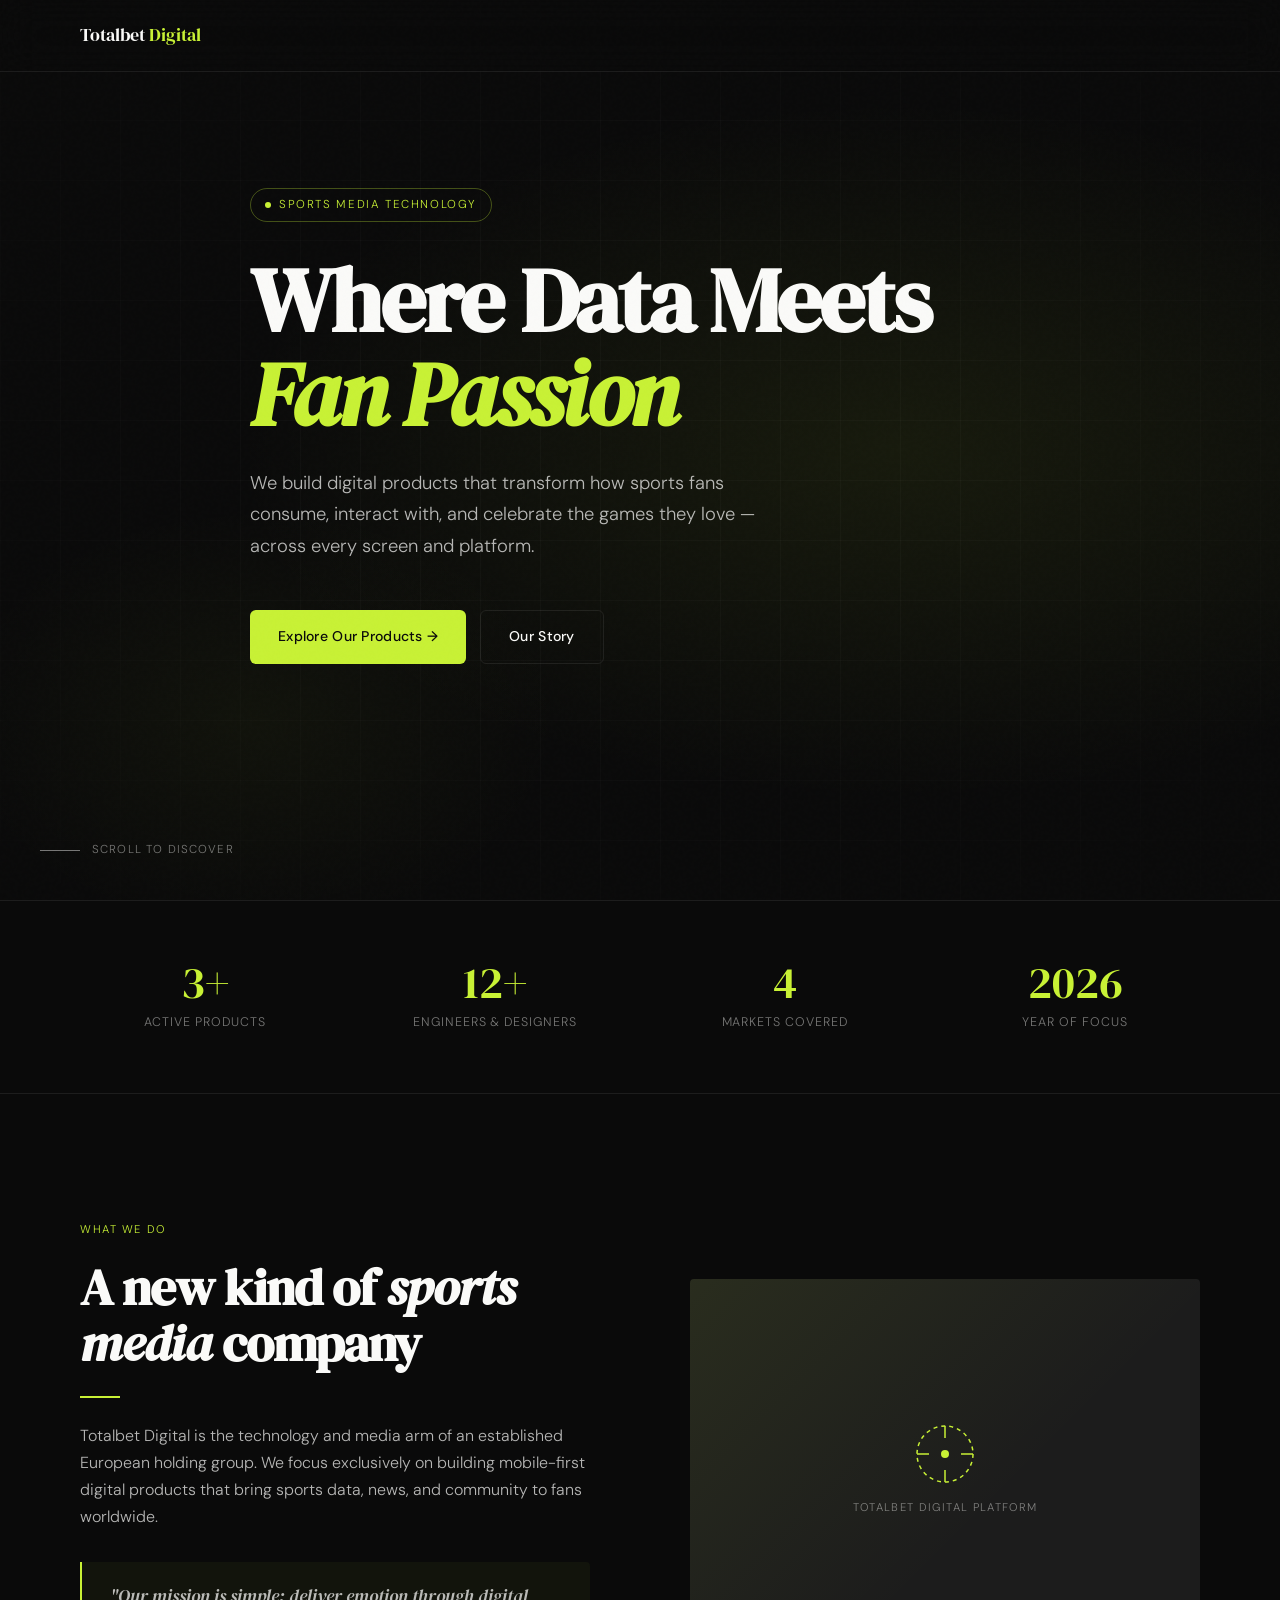
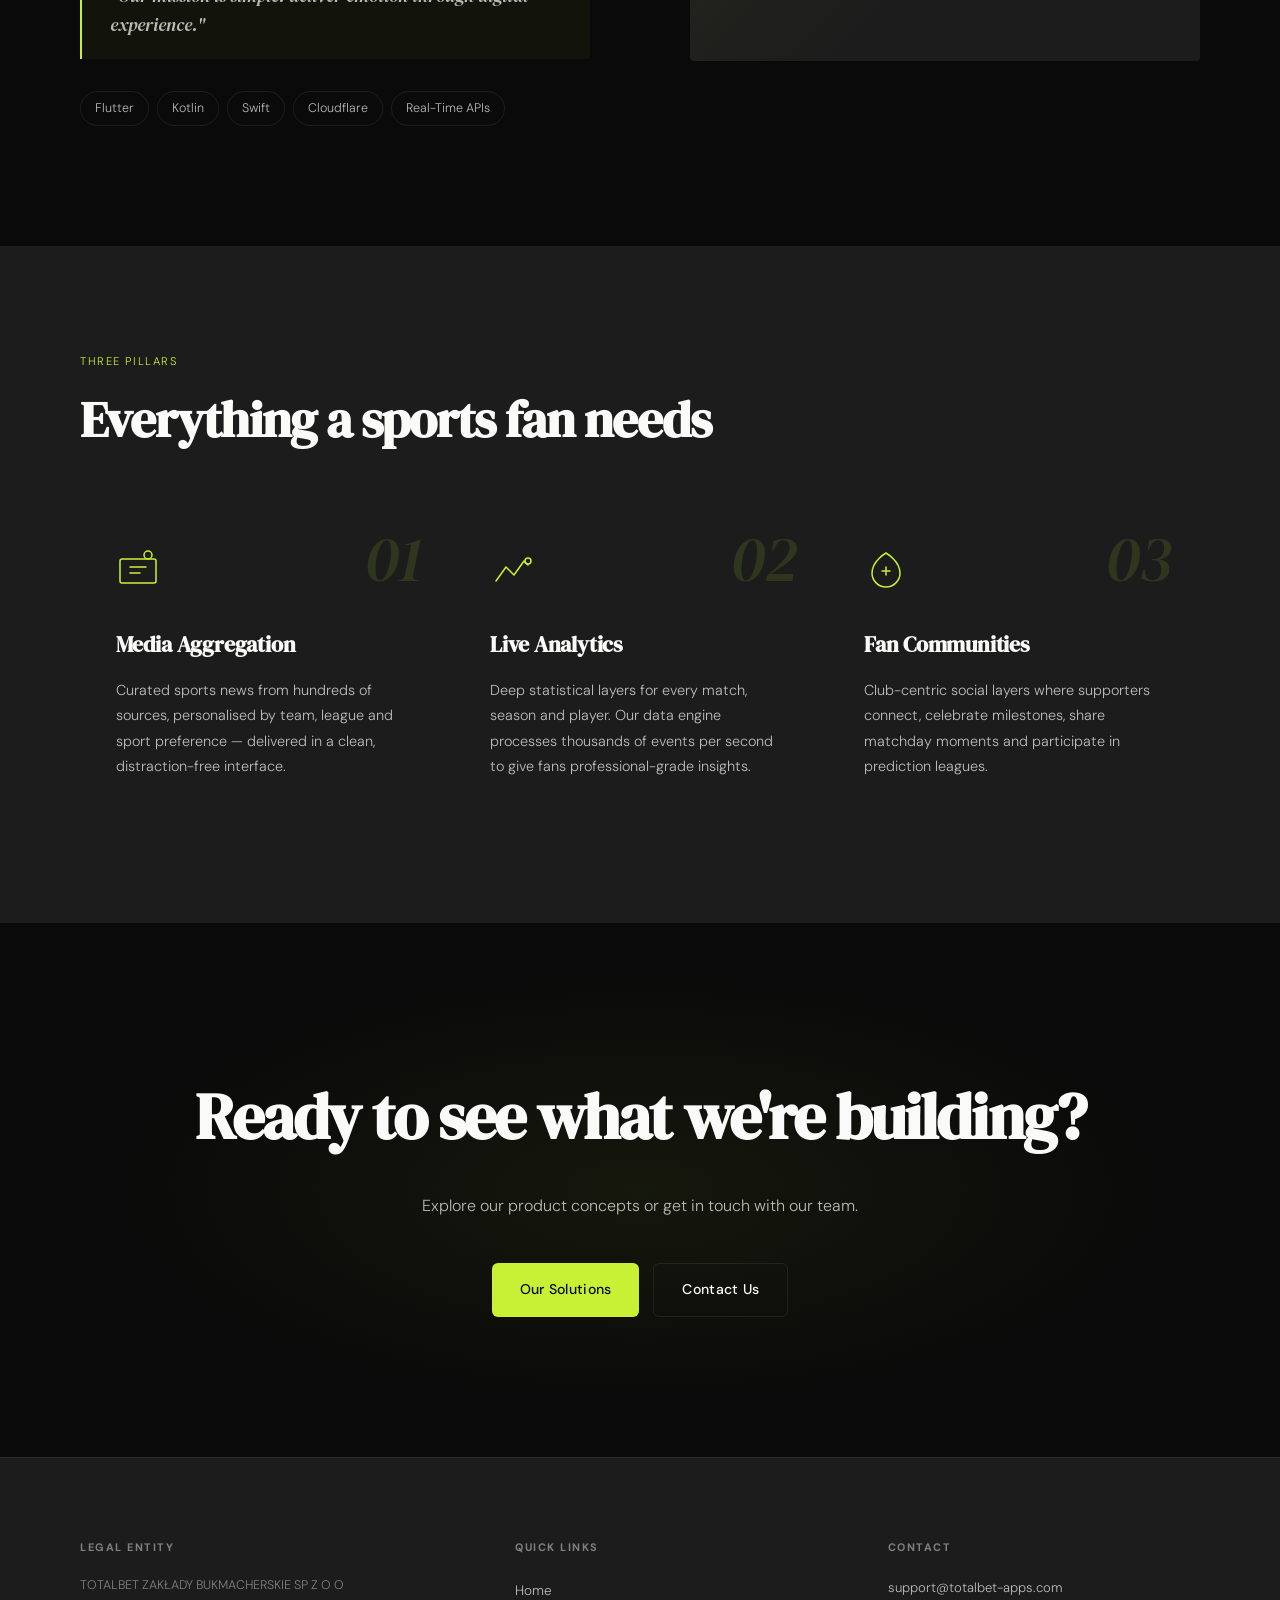
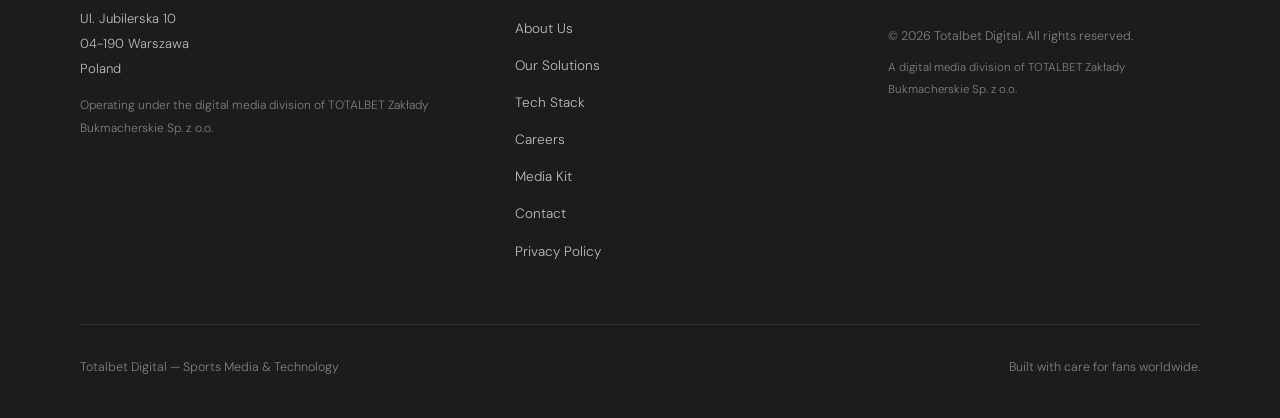
<file: index.html>
<!DOCTYPE html>
<html lang="en">
<head>
  <meta charset="UTF-8" />
  <meta name="viewport" content="width=device-width, initial-scale=1.0" />
  <title>Totalbet Digital — Sports Media & App Development</title>
  <meta name="description" content="Totalbet Digital is a technology and media company building digital products for sports fans — analytics platforms, media aggregators and fan engagement apps." />
  <link rel="stylesheet" href="/style.css" />
  <link rel="icon" type="image/svg+xml" href="data:image/svg+xml,<svg xmlns='http://www.w3.org/2000/svg' viewBox='0 0 32 32'><rect width='32' height='32' fill='%230a0a0a'/><text y='22' x='4' font-size='18' fill='%23c8f135' font-family='serif'>T</text></svg>" />
</head>
<body>

<!-- NAV -->
<nav>
  <div class="container">
    <a href="/" class="logo">Totalbet <span>Digital</span></a>
    <button class="burger" aria-label="Open menu" aria-expanded="false">
      <span></span><span></span><span></span>
    </button>
  </div>
</nav>

<!-- FULLSCREEN MENU -->
<div class="fullscreen-menu" role="dialog" aria-label="Navigation menu">
  <ul class="menu-links">
    <li><a href="/">Home</a></li>
    <li><a href="/about">About Us</a></li>
    <li><a href="/solutions">Our Solutions</a></li>
    <li><a href="/tech">Tech Stack</a></li>
    <li><a href="/careers">Careers</a></li>
    <li><a href="/media">Media Kit</a></li>
    <li><a href="/contacts">Contact</a></li>
    <li><a href="/policy">Privacy Policy</a></li>
  </ul>
  <div class="menu-footer">© 2026 Totalbet Digital</div>
</div>

<!-- HERO -->
<section class="hero">
  <div class="hero-bg"></div>
  <div class="hero-grid"></div>
  <div class="container">
    <div class="hero-content">
      <div class="hero-eyebrow">Sports Media Technology</div>
      <h1>Where Data Meets <em>Fan Passion</em></h1>
      <p class="hero-sub">We build digital products that transform how sports fans consume, interact with, and celebrate the games they love — across every screen and platform.</p>
      <div class="hero-cta">
        <a href="/solutions" class="btn btn-accent">Explore Our Products →</a>
        <a href="/about" class="btn btn-outline">Our Story</a>
      </div>
    </div>
  </div>
  <div class="hero-scroll">
    <span class="scroll-line"></span>
    <span>Scroll to discover</span>
  </div>
</section>

<!-- STATS -->
<div class="stats-bar">
  <div class="container">
    <div class="stats-inner">
      <div class="stat-item fade-up">
        <div class="stat-num">3+</div>
        <div class="stat-label">Active Products</div>
      </div>
      <div class="stat-item fade-up">
        <div class="stat-num">12+</div>
        <div class="stat-label">Engineers & Designers</div>
      </div>
      <div class="stat-item fade-up">
        <div class="stat-num">4</div>
        <div class="stat-label">Markets Covered</div>
      </div>
      <div class="stat-item fade-up">
        <div class="stat-num">2026</div>
        <div class="stat-label">Year of Focus</div>
      </div>
    </div>
  </div>
</div>

<!-- WHAT WE DO -->
<section>
  <div class="container">
    <div class="two-col">
      <div>
        <span class="section-eyebrow fade-up">What We Do</span>
        <h2 class="section-title fade-up">A new kind of <em style="font-style:italic;font-family:var(--serif)">sports media</em> company</h2>
        <div class="divider"></div>
        <p class="section-sub fade-up">Totalbet Digital is the technology and media arm of an established European holding group. We focus exclusively on building mobile-first digital products that bring sports data, news, and community to fans worldwide.</p>
        <div class="highlight-box fade-up">
          <p>"Our mission is simple: deliver emotion through digital experience."</p>
        </div>
        <div class="tech-tags fade-up">
          <span class="tag">Flutter</span>
          <span class="tag">Kotlin</span>
          <span class="tag">Swift</span>
          <span class="tag">Cloudflare</span>
          <span class="tag">Real-Time APIs</span>
        </div>
      </div>
      <div class="visual-box fade-up">
        <div class="visual-inner">
          <svg width="64" height="64" viewBox="0 0 64 64" fill="none" xmlns="http://www.w3.org/2000/svg">
            <circle cx="32" cy="32" r="28" stroke="#c8f135" stroke-width="1.5" stroke-dasharray="4 4"/>
            <circle cx="32" cy="32" r="4" fill="#c8f135"/>
            <line x1="32" y1="4" x2="32" y2="16" stroke="#c8f135" stroke-width="1.5"/>
            <line x1="32" y1="48" x2="32" y2="60" stroke="#c8f135" stroke-width="1.5"/>
            <line x1="4" y1="32" x2="16" y2="32" stroke="#c8f135" stroke-width="1.5"/>
            <line x1="48" y1="32" x2="60" y2="32" stroke="#c8f135" stroke-width="1.5"/>
          </svg>
          <span class="visual-label">Totalbet Digital Platform</span>
        </div>
      </div>
    </div>
  </div>
</section>

<!-- PILLARS -->
<section style="background: var(--mid); padding: 100px 0;">
  <div class="container">
    <span class="section-eyebrow fade-up">Three Pillars</span>
    <h2 class="section-title fade-up">Everything a sports fan needs</h2>
    <div class="cards-grid" style="margin-top:56px;">
      <div class="card">
        <span class="card-num">01</span>
        <svg class="card-icon" viewBox="0 0 44 44" fill="none">
          <rect x="4" y="12" width="36" height="24" rx="2" stroke="currentColor" stroke-width="1.5"/>
          <path d="M14 20h16M14 26h10" stroke="currentColor" stroke-width="1.5" stroke-linecap="round"/>
          <circle cx="32" cy="8" r="4" stroke="currentColor" stroke-width="1.5"/>
        </svg>
        <h3>Media Aggregation</h3>
        <p>Curated sports news from hundreds of sources, personalised by team, league and sport preference — delivered in a clean, distraction-free interface.</p>
      </div>
      <div class="card">
        <span class="card-num">02</span>
        <svg class="card-icon" viewBox="0 0 44 44" fill="none">
          <polyline points="6,34 16,20 24,28 34,14 38,18" stroke="currentColor" stroke-width="1.5" stroke-linecap="round" stroke-linejoin="round"/>
          <circle cx="38" cy="14" r="3" stroke="currentColor" stroke-width="1.5"/>
        </svg>
        <h3>Live Analytics</h3>
        <p>Deep statistical layers for every match, season and player. Our data engine processes thousands of events per second to give fans professional-grade insights.</p>
      </div>
      <div class="card">
        <span class="card-num">03</span>
        <svg class="card-icon" viewBox="0 0 44 44" fill="none">
          <path d="M22 6C22 6 8 14 8 26a14 14 0 0 0 28 0C36 14 22 6 22 6z" stroke="currentColor" stroke-width="1.5"/>
          <path d="M22 20v8M18 24h8" stroke="currentColor" stroke-width="1.5" stroke-linecap="round"/>
        </svg>
        <h3>Fan Communities</h3>
        <p>Club-centric social layers where supporters connect, celebrate milestones, share matchday moments and participate in prediction leagues.</p>
      </div>
    </div>
  </div>
</section>

<!-- CTA -->
<section class="cta-section">
  <div class="container">
    <h2 class="fade-up">Ready to see what we're building?</h2>
    <p class="fade-up">Explore our product concepts or get in touch with our team.</p>
    <div class="hero-cta" style="justify-content:center;">
      <a href="/solutions" class="btn btn-accent fade-up">Our Solutions</a>
      <a href="/contacts" class="btn btn-outline fade-up">Contact Us</a>
    </div>
  </div>
</section>

<!-- FOOTER -->
<footer>
  <div class="container">
    <div class="footer-grid">
      <div class="footer-col">
        <h5>Legal Entity</h5>
        <div class="company-name">TOTALBET ZAKŁADY BUKMACHERSKIE SP Z O O</div>
        <address>
          Ul. Jubilerska 10<br/>
          04-190 Warszawa<br/>
          Poland
        </address>
        <p style="margin-top:12px; font-size:0.75rem; color:var(--text-dim);">Operating under the digital media division of TOTALBET Zakłady Bukmacherskie Sp. z o.o.</p>
      </div>
      <div class="footer-col">
        <h5>Quick Links</h5>
        <ul class="footer-links">
          <li><a href="/">Home</a></li>
          <li><a href="/about">About Us</a></li>
          <li><a href="/solutions">Our Solutions</a></li>
          <li><a href="/tech">Tech Stack</a></li>
          <li><a href="/careers">Careers</a></li>
          <li><a href="/media">Media Kit</a></li>
          <li><a href="/contacts">Contact</a></li>
          <li><a href="/policy">Privacy Policy</a></li>
        </ul>
      </div>
      <div class="footer-col">
        <h5>Contact</h5>
        <div class="footer-contact">
          <p style="margin-bottom:8px;"><a href="mailto:support@totalbet-apps.com">support@totalbet-apps.com</a></p>
        </div>
        <p style="margin-top:24px; font-size:0.78rem; color:var(--text-dim);">© 2026 Totalbet Digital. All rights reserved.</p>
        <p style="margin-top:8px; font-size:0.72rem; color:var(--text-dim);">A digital media division of TOTALBET Zakłady Bukmacherskie Sp. z o.o.</p>
      </div>
    </div>
    <div class="footer-bottom">
      <p>Totalbet Digital — Sports Media & Technology</p>
      <p>Built with care for fans worldwide.</p>
    </div>
  </div>
</footer>

<script src="/script.js"></script>
</body>
</html>
</file>
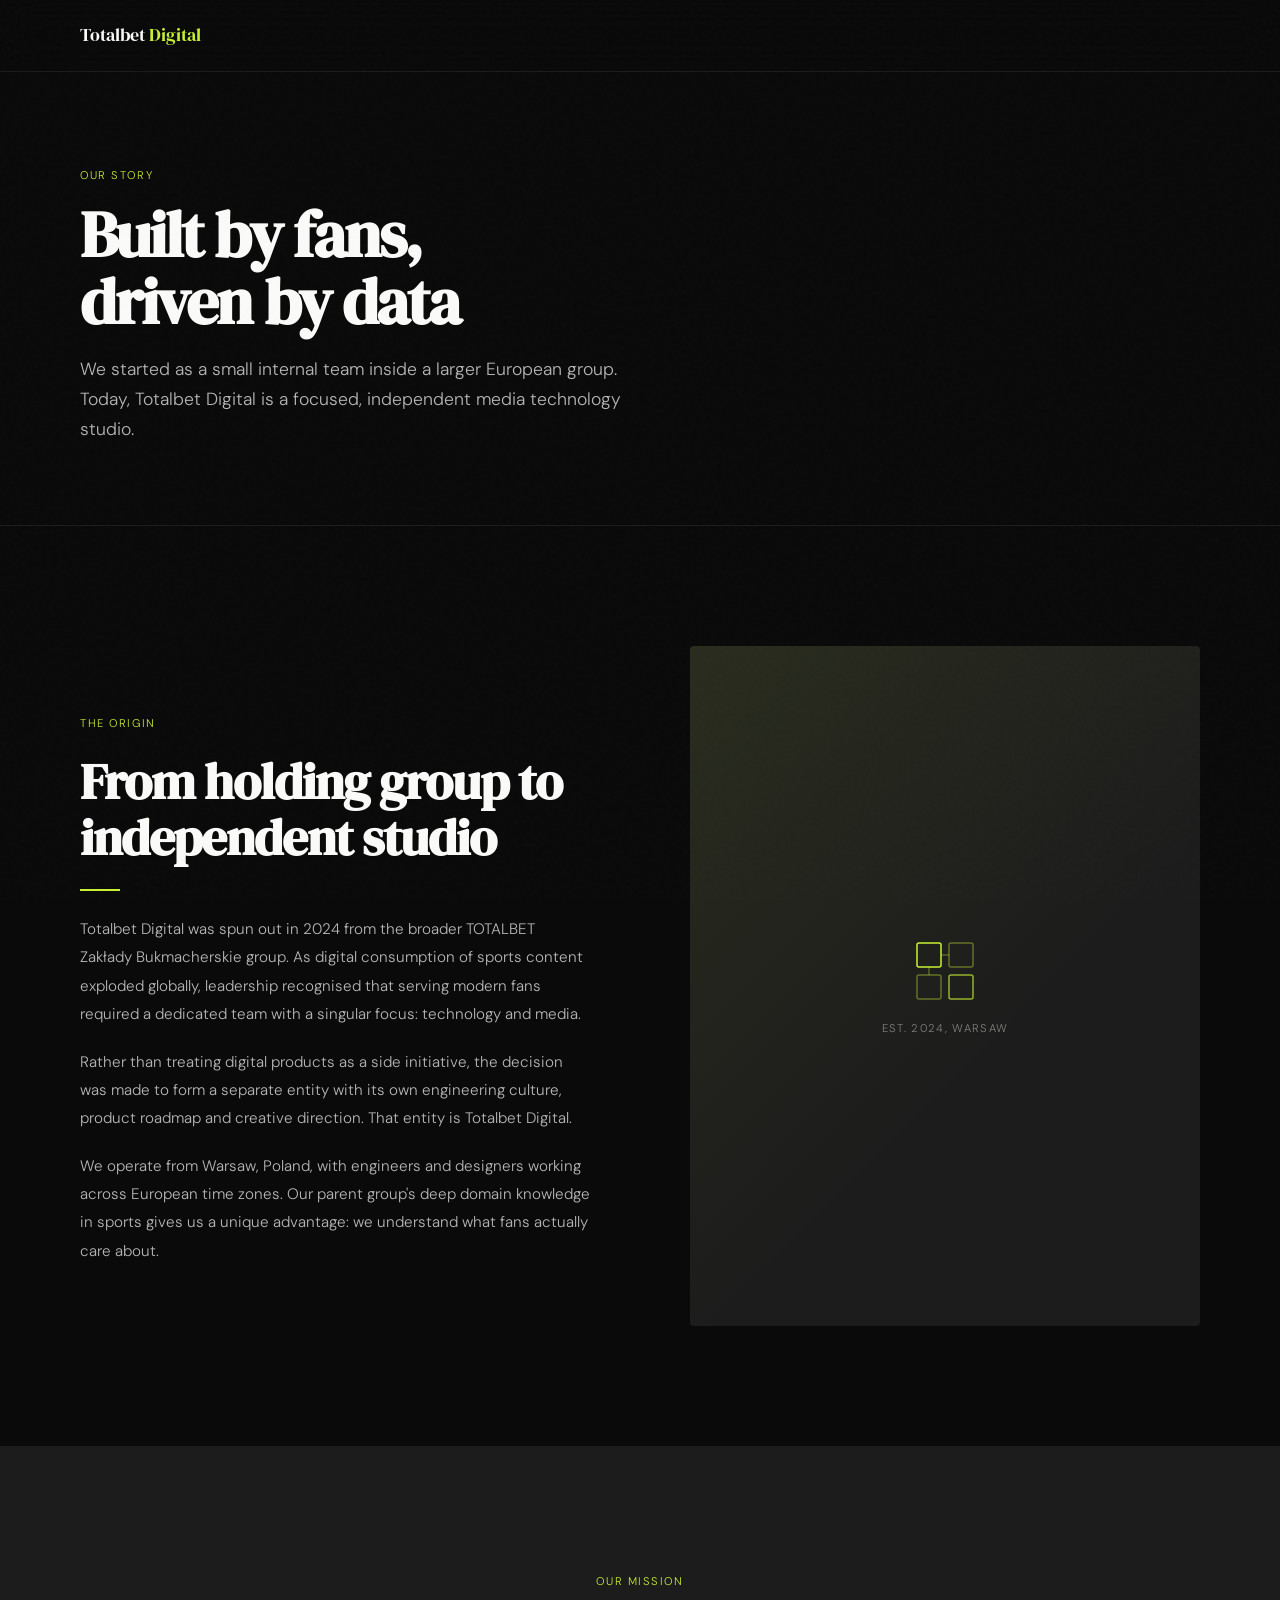
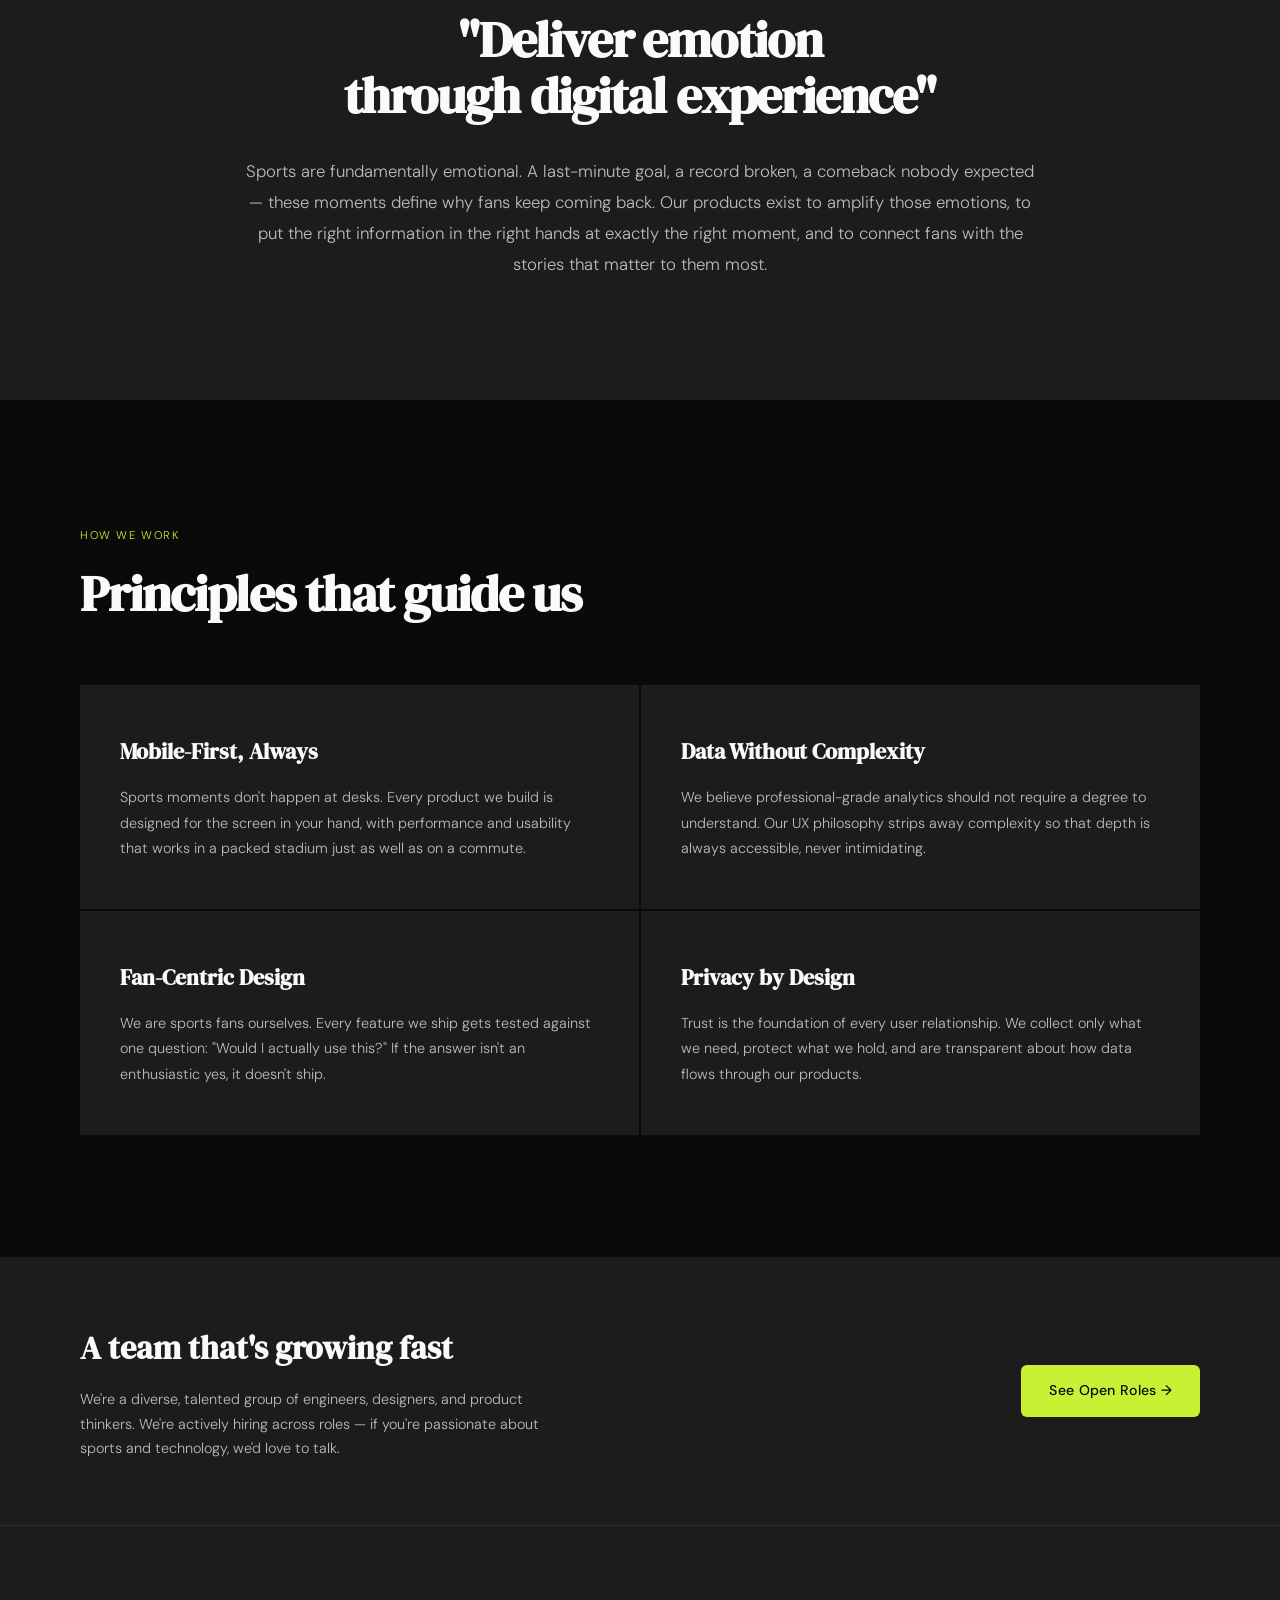
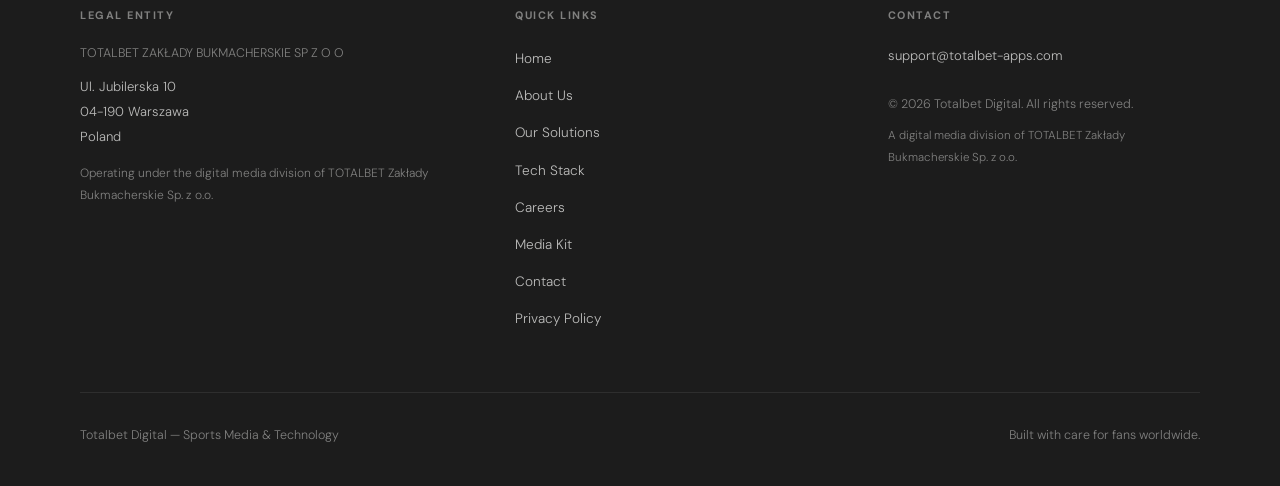
<file: about/index.html>
<!DOCTYPE html>
<html lang="en">
<head>
  <meta charset="UTF-8" />
  <meta name="viewport" content="width=device-width, initial-scale=1.0" />
  <title>About Us — Totalbet Digital</title>
  <meta name="description" content="Learn how Totalbet Digital was established as an independent media technology division focused on sports fan experience." />
  <link rel="stylesheet" href="/style.css" />
  <link rel="icon" type="image/svg+xml" href="data:image/svg+xml,<svg xmlns='http://www.w3.org/2000/svg' viewBox='0 0 32 32'><rect width='32' height='32' fill='%230a0a0a'/><text y='22' x='4' font-size='18' fill='%23c8f135' font-family='serif'>T</text></svg>" />
</head>
<body>

<nav>
  <div class="container">
    <a href="/" class="logo">Totalbet <span>Digital</span></a>
    <button class="burger" aria-label="Open menu" aria-expanded="false">
      <span></span><span></span><span></span>
    </button>
  </div>
</nav>

<div class="fullscreen-menu" role="dialog" aria-label="Navigation menu">
  <ul class="menu-links">
    <li><a href="/">Home</a></li>
    <li><a href="/about">About Us</a></li>
    <li><a href="/solutions">Our Solutions</a></li>
    <li><a href="/tech">Tech Stack</a></li>
    <li><a href="/careers">Careers</a></li>
    <li><a href="/media">Media Kit</a></li>
    <li><a href="/contacts">Contact</a></li>
    <li><a href="/policy">Privacy Policy</a></li>
  </ul>
  <div class="menu-footer">© 2026 Totalbet Digital</div>
</div>

<!-- PAGE HERO -->
<div class="page-hero">
  <div class="container">
    <span class="section-eyebrow fade-up">Our Story</span>
    <h1 class="fade-up">Built by fans,<br/>driven by data</h1>
    <p class="fade-up">We started as a small internal team inside a larger European group. Today, Totalbet Digital is a focused, independent media technology studio.</p>
  </div>
</div>

<!-- ORIGIN STORY -->
<section>
  <div class="container">
    <div class="two-col">
      <div class="fade-up">
        <span class="section-eyebrow">The Origin</span>
        <h2 class="section-title">From holding group to independent studio</h2>
        <div class="divider"></div>
        <p style="color:var(--text-mid); font-size:0.95rem; line-height:1.85; margin-bottom:20px;">Totalbet Digital was spun out in 2024 from the broader TOTALBET Zakłady Bukmacherskie group. As digital consumption of sports content exploded globally, leadership recognised that serving modern fans required a dedicated team with a singular focus: technology and media.</p>
        <p style="color:var(--text-mid); font-size:0.95rem; line-height:1.85; margin-bottom:20px;">Rather than treating digital products as a side initiative, the decision was made to form a separate entity with its own engineering culture, product roadmap and creative direction. That entity is Totalbet Digital.</p>
        <p style="color:var(--text-mid); font-size:0.95rem; line-height:1.85;">We operate from Warsaw, Poland, with engineers and designers working across European time zones. Our parent group's deep domain knowledge in sports gives us a unique advantage: we understand what fans actually care about.</p>
      </div>
      <div class="visual-box fade-up" style="aspect-ratio:3/4;">
        <div class="visual-inner">
          <svg width="72" height="72" viewBox="0 0 72 72" fill="none">
            <rect x="8" y="8" width="24" height="24" rx="2" stroke="#c8f135" stroke-width="1.5"/>
            <rect x="40" y="8" width="24" height="24" rx="2" stroke="#c8f135" stroke-width="1.5" opacity="0.4"/>
            <rect x="8" y="40" width="24" height="24" rx="2" stroke="#c8f135" stroke-width="1.5" opacity="0.4"/>
            <rect x="40" y="40" width="24" height="24" rx="2" stroke="#c8f135" stroke-width="1.5" opacity="0.7"/>
            <path d="M32 20 L40 20" stroke="#c8f135" stroke-width="1" opacity="0.5"/>
            <path d="M20 32 L20 40" stroke="#c8f135" stroke-width="1" opacity="0.5"/>
          </svg>
          <span class="visual-label">Est. 2024, Warsaw</span>
        </div>
      </div>
    </div>
  </div>
</section>

<!-- MISSION -->
<section style="background: var(--mid);">
  <div class="container">
    <div style="max-width: 800px; margin: 0 auto; text-align: center;">
      <span class="section-eyebrow fade-up">Our Mission</span>
      <h2 class="section-title fade-up" style="font-size: clamp(2rem, 4vw, 3.5rem); margin-bottom:32px;">"Deliver emotion<br/>through digital experience"</h2>
      <p class="fade-up" style="color:var(--text-mid); font-size:1.05rem; line-height:1.85;">Sports are fundamentally emotional. A last-minute goal, a record broken, a comeback nobody expected — these moments define why fans keep coming back. Our products exist to amplify those emotions, to put the right information in the right hands at exactly the right moment, and to connect fans with the stories that matter to them most.</p>
    </div>
  </div>
</section>

<!-- VALUES -->
<section>
  <div class="container">
    <span class="section-eyebrow fade-up">How We Work</span>
    <h2 class="section-title fade-up">Principles that guide us</h2>
    <div class="values-grid">
      <div class="value-item fade-up">
        <h3>Mobile-First, Always</h3>
        <p>Sports moments don't happen at desks. Every product we build is designed for the screen in your hand, with performance and usability that works in a packed stadium just as well as on a commute.</p>
      </div>
      <div class="value-item fade-up">
        <h3>Data Without Complexity</h3>
        <p>We believe professional-grade analytics should not require a degree to understand. Our UX philosophy strips away complexity so that depth is always accessible, never intimidating.</p>
      </div>
      <div class="value-item fade-up">
        <h3>Fan-Centric Design</h3>
        <p>We are sports fans ourselves. Every feature we ship gets tested against one question: "Would I actually use this?" If the answer isn't an enthusiastic yes, it doesn't ship.</p>
      </div>
      <div class="value-item fade-up">
        <h3>Privacy by Design</h3>
        <p>Trust is the foundation of every user relationship. We collect only what we need, protect what we hold, and are transparent about how data flows through our products.</p>
      </div>
    </div>
  </div>
</section>

<!-- TEAM -->
<div class="team-strip">
  <div class="container">
    <div class="team-text fade-up">
      <h3>A team that's growing fast</h3>
      <p>We're a diverse, talented group of engineers, designers, and product thinkers. We're actively hiring across roles — if you're passionate about sports and technology, we'd love to talk.</p>
    </div>
    <a href="/careers" class="btn btn-accent fade-up">See Open Roles →</a>
  </div>
</div>

<!-- FOOTER -->
<footer>
  <div class="container">
    <div class="footer-grid">
      <div class="footer-col">
        <h5>Legal Entity</h5>
        <div class="company-name">TOTALBET ZAKŁADY BUKMACHERSKIE SP Z O O</div>
        <address>
          Ul. Jubilerska 10<br/>
          04-190 Warszawa<br/>
          Poland
        </address>
        <p style="margin-top:12px; font-size:0.75rem; color:var(--text-dim);">Operating under the digital media division of TOTALBET Zakłady Bukmacherskie Sp. z o.o.</p>
      </div>
      <div class="footer-col">
        <h5>Quick Links</h5>
        <ul class="footer-links">
          <li><a href="/">Home</a></li>
          <li><a href="/about">About Us</a></li>
          <li><a href="/solutions">Our Solutions</a></li>
          <li><a href="/tech">Tech Stack</a></li>
          <li><a href="/careers">Careers</a></li>
          <li><a href="/media">Media Kit</a></li>
          <li><a href="/contacts">Contact</a></li>
          <li><a href="/policy">Privacy Policy</a></li>
        </ul>
      </div>
      <div class="footer-col">
        <h5>Contact</h5>
        <div class="footer-contact">
          <p style="margin-bottom:8px;"><a href="mailto:support@totalbet-apps.com">support@totalbet-apps.com</a></p>
        </div>
        <p style="margin-top:24px; font-size:0.78rem; color:var(--text-dim);">© 2026 Totalbet Digital. All rights reserved.</p>
        <p style="margin-top:8px; font-size:0.72rem; color:var(--text-dim);">A digital media division of TOTALBET Zakłady Bukmacherskie Sp. z o.o.</p>
      </div>
    </div>
    <div class="footer-bottom">
      <p>Totalbet Digital — Sports Media & Technology</p>
      <p>Built with care for fans worldwide.</p>
    </div>
  </div>
</footer>

<script src="/script.js"></script>
</body>
</html>
</file>
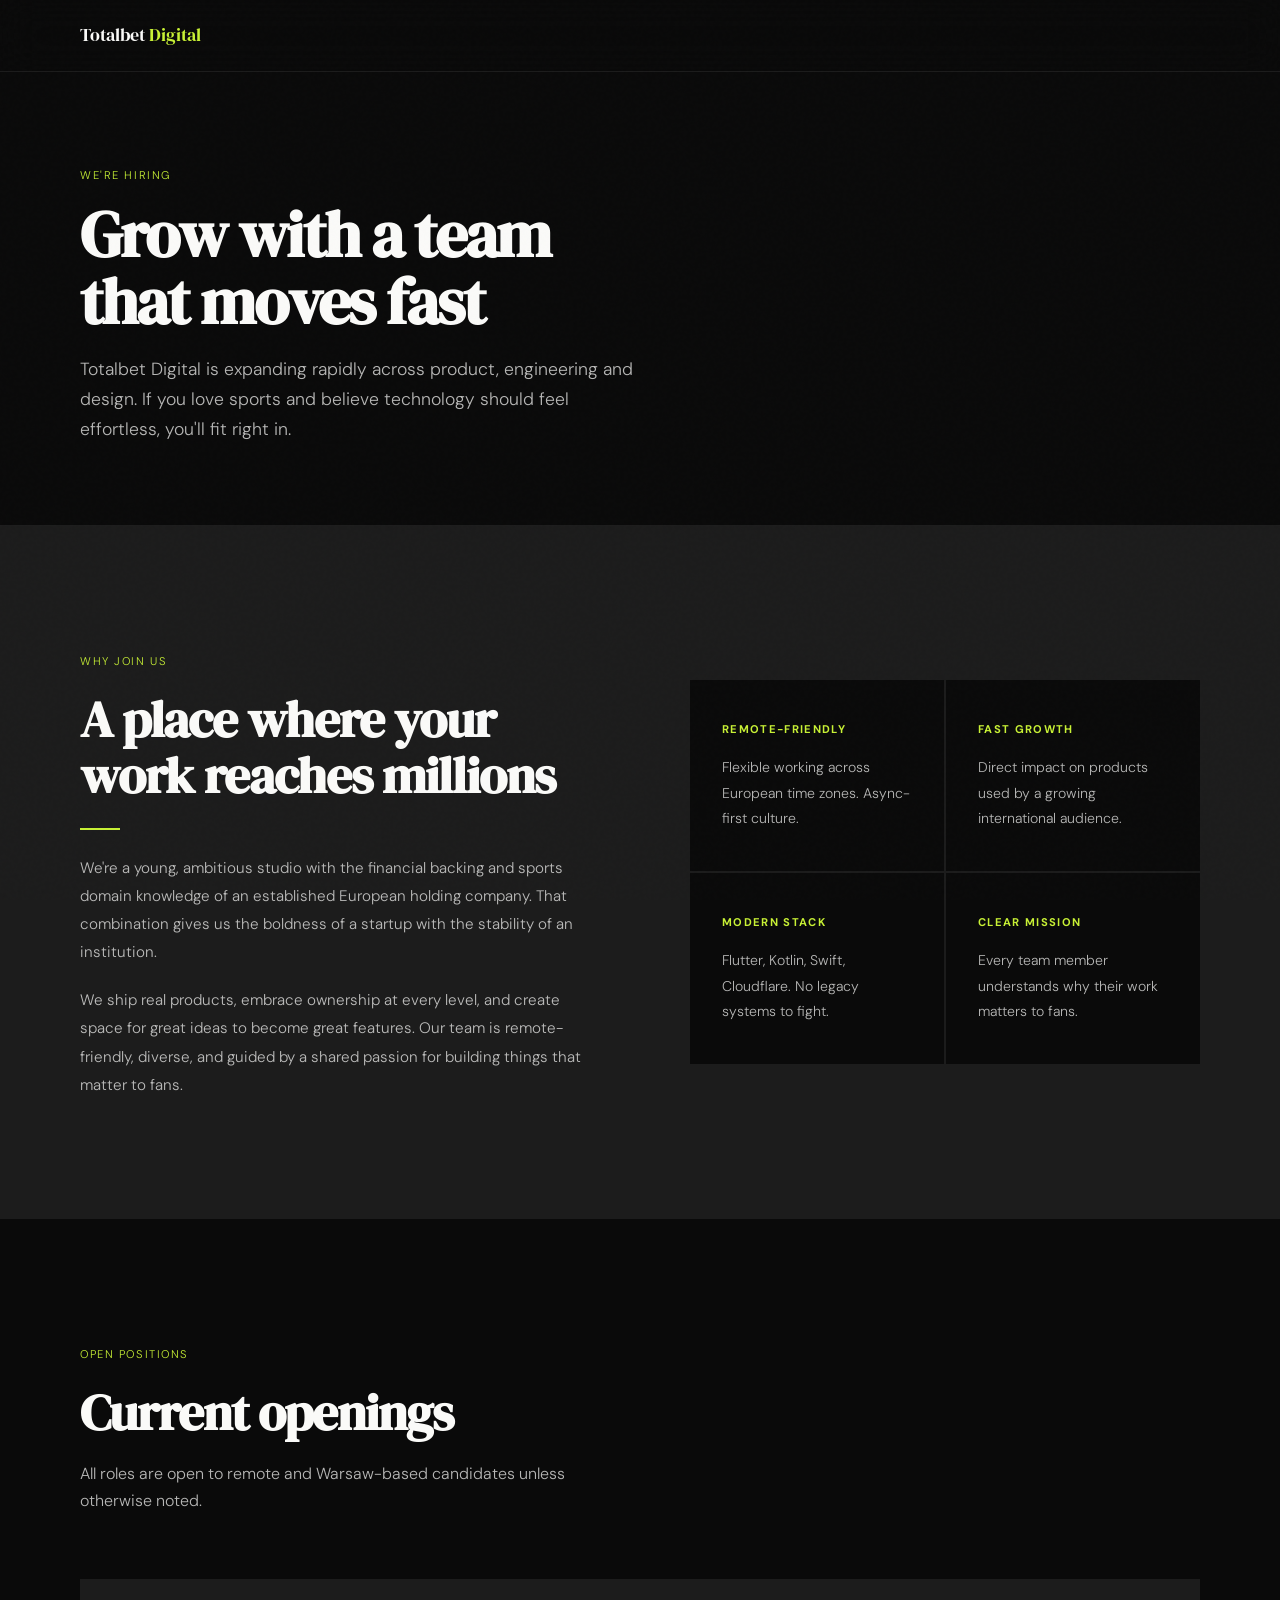
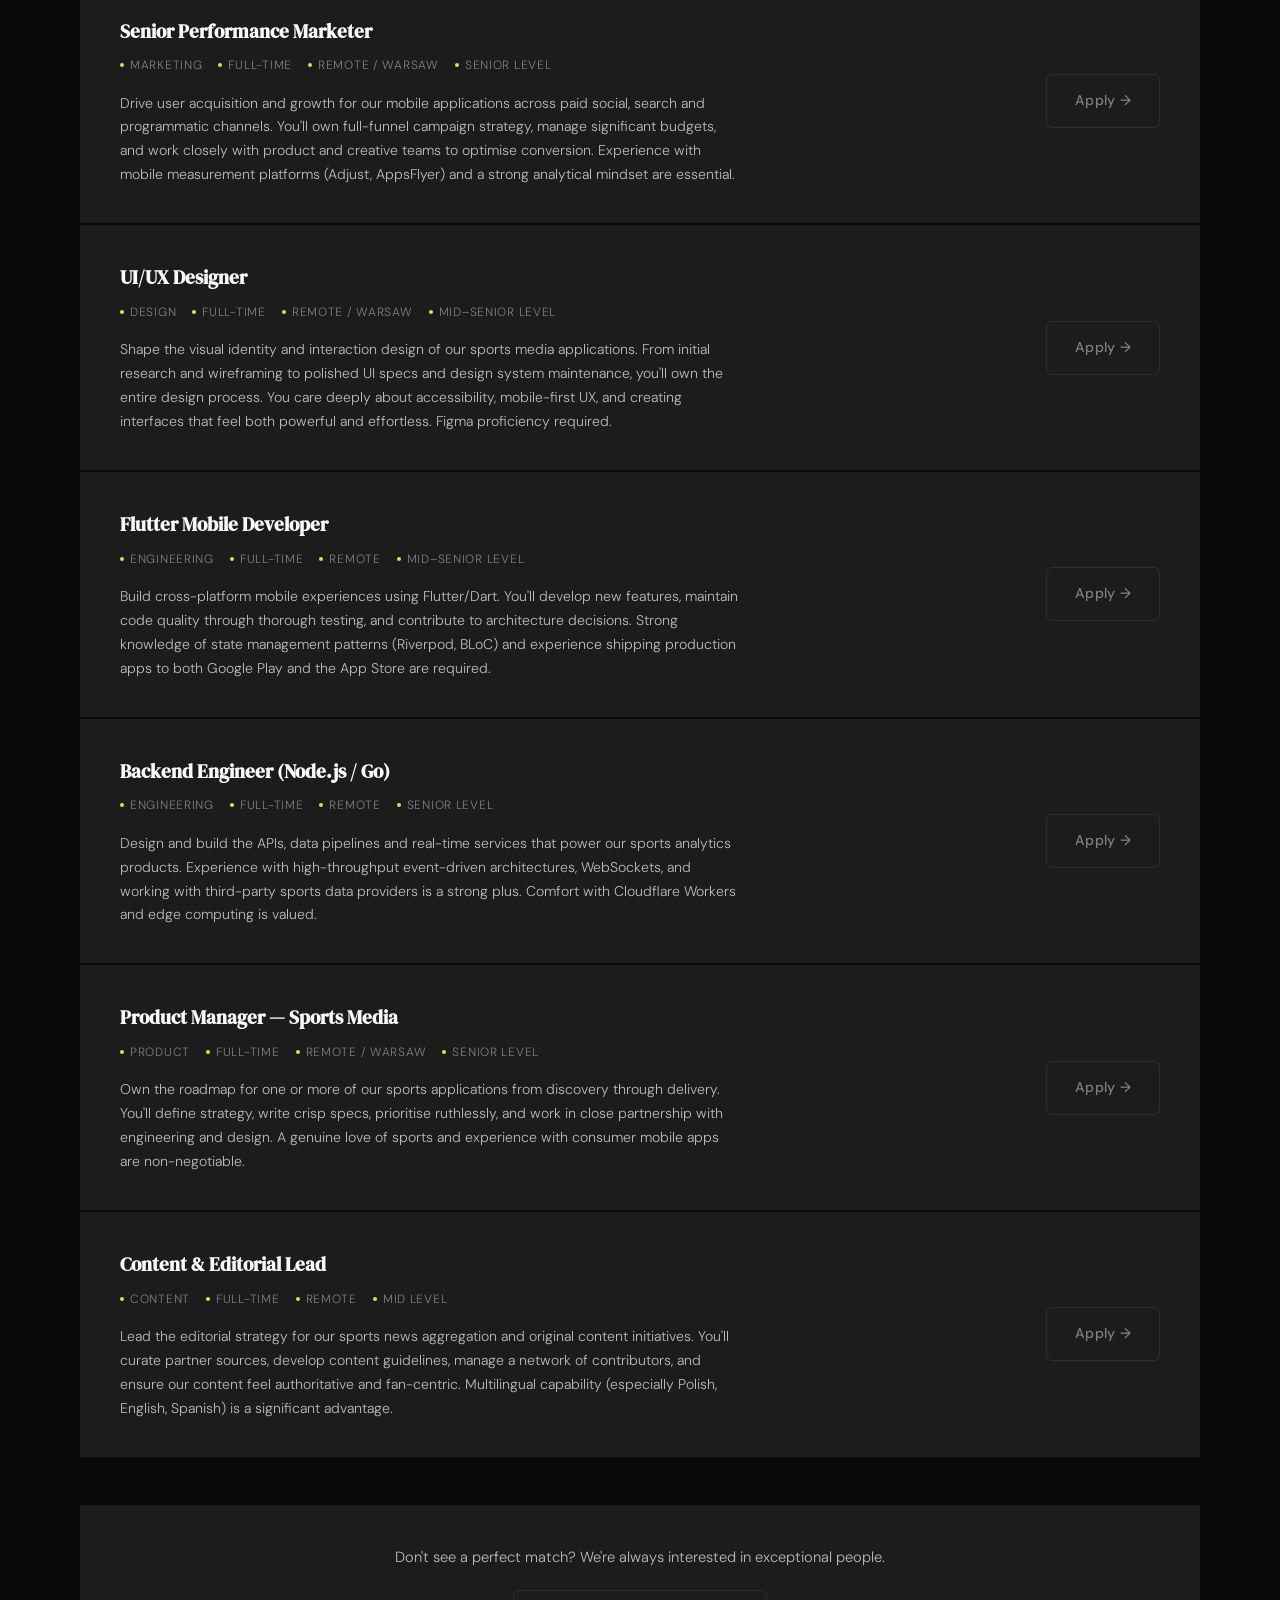
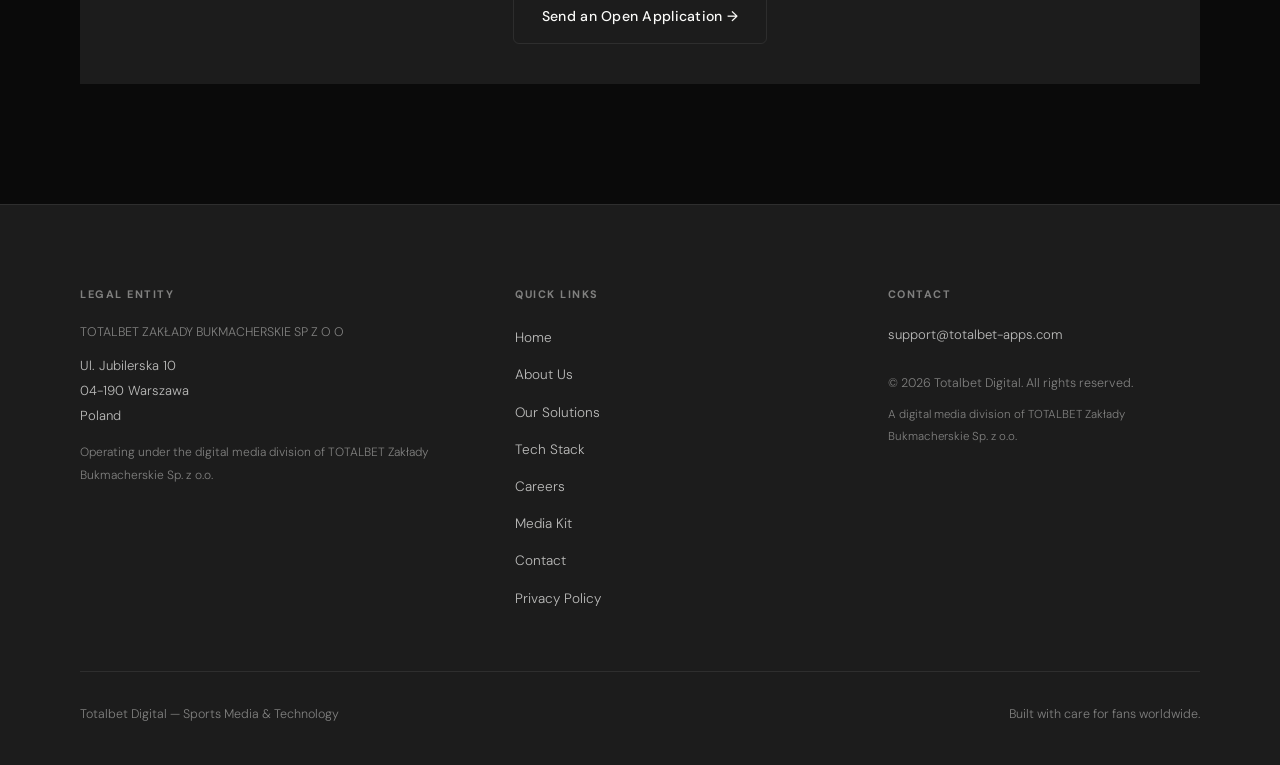
<file: careers/index.html>
<!DOCTYPE html>
<html lang="en">
<head>
  <meta charset="UTF-8" />
  <meta name="viewport" content="width=device-width, initial-scale=1.0" />
  <title>Careers — Totalbet Digital</title>
  <meta name="description" content="Join Totalbet Digital — we're hiring engineers, designers and marketers passionate about sports technology." />
  <link rel="stylesheet" href="/style.css" />
  <link rel="icon" type="image/svg+xml" href="data:image/svg+xml,<svg xmlns='http://www.w3.org/2000/svg' viewBox='0 0 32 32'><rect width='32' height='32' fill='%230a0a0a'/><text y='22' x='4' font-size='18' fill='%23c8f135' font-family='serif'>T</text></svg>" />
</head>
<body>

<nav>
  <div class="container">
    <a href="/" class="logo">Totalbet <span>Digital</span></a>
    <button class="burger" aria-label="Open menu" aria-expanded="false">
      <span></span><span></span><span></span>
    </button>
  </div>
</nav>

<div class="fullscreen-menu" role="dialog" aria-label="Navigation menu">
  <ul class="menu-links">
    <li><a href="/">Home</a></li>
    <li><a href="/about">About Us</a></li>
    <li><a href="/solutions">Our Solutions</a></li>
    <li><a href="/tech">Tech Stack</a></li>
    <li><a href="/careers">Careers</a></li>
    <li><a href="/media">Media Kit</a></li>
    <li><a href="/contacts">Contact</a></li>
    <li><a href="/policy">Privacy Policy</a></li>
  </ul>
  <div class="menu-footer">© 2026 Totalbet Digital</div>
</div>

<div class="page-hero">
  <div class="container">
    <span class="section-eyebrow fade-up">We're Hiring</span>
    <h1 class="fade-up">Grow with a team<br/>that moves fast</h1>
    <p class="fade-up">Totalbet Digital is expanding rapidly across product, engineering and design. If you love sports and believe technology should feel effortless, you'll fit right in.</p>
  </div>
</div>

<!-- WHY US -->
<section style="background: var(--mid);">
  <div class="container">
    <div class="two-col">
      <div class="fade-up">
        <span class="section-eyebrow">Why Join Us</span>
        <h2 class="section-title">A place where your work reaches millions</h2>
        <div class="divider"></div>
        <p style="color:var(--text-mid); font-size:0.95rem; line-height:1.85; margin-bottom:20px;">We're a young, ambitious studio with the financial backing and sports domain knowledge of an established European holding company. That combination gives us the boldness of a startup with the stability of an institution.</p>
        <p style="color:var(--text-mid); font-size:0.95rem; line-height:1.85;">We ship real products, embrace ownership at every level, and create space for great ideas to become great features. Our team is remote-friendly, diverse, and guided by a shared passion for building things that matter to fans.</p>
      </div>
      <div style="display:grid; grid-template-columns:1fr 1fr; gap:2px;" class="fade-up">
        <div class="info-block" style="background:var(--black);">
          <h4>Remote-Friendly</h4>
          <p>Flexible working across European time zones. Async-first culture.</p>
        </div>
        <div class="info-block" style="background:var(--black);">
          <h4>Fast Growth</h4>
          <p>Direct impact on products used by a growing international audience.</p>
        </div>
        <div class="info-block" style="background:var(--black);">
          <h4>Modern Stack</h4>
          <p>Flutter, Kotlin, Swift, Cloudflare. No legacy systems to fight.</p>
        </div>
        <div class="info-block" style="background:var(--black);">
          <h4>Clear Mission</h4>
          <p>Every team member understands why their work matters to fans.</p>
        </div>
      </div>
    </div>
  </div>
</section>

<!-- OPEN ROLES -->
<section>
  <div class="container">
    <span class="section-eyebrow fade-up">Open Positions</span>
    <h2 class="section-title fade-up">Current openings</h2>
    <p class="section-sub fade-up">All roles are open to remote and Warsaw-based candidates unless otherwise noted.</p>

    <div class="jobs-list">

      <div class="job-card fade-up">
        <div class="job-info">
          <h3>Senior Performance Marketer</h3>
          <div class="job-meta">
            <span>Marketing</span>
            <span>Full-Time</span>
            <span>Remote / Warsaw</span>
            <span>Senior Level</span>
          </div>
          <p style="margin-top:16px; font-size:0.88rem; color:var(--text-mid); max-width:620px; line-height:1.7;">Drive user acquisition and growth for our mobile applications across paid social, search and programmatic channels. You'll own full-funnel campaign strategy, manage significant budgets, and work closely with product and creative teams to optimise conversion. Experience with mobile measurement platforms (Adjust, AppsFlyer) and a strong analytical mindset are essential.</p>
        </div>
        <a href="mailto:support@totalbet-apps.com?subject=Application: Senior Performance Marketer" class="job-arrow btn btn-outline" style="flex-shrink:0;">Apply →</a>
      </div>

      <div class="job-card fade-up">
        <div class="job-info">
          <h3>UI/UX Designer</h3>
          <div class="job-meta">
            <span>Design</span>
            <span>Full-Time</span>
            <span>Remote / Warsaw</span>
            <span>Mid–Senior Level</span>
          </div>
          <p style="margin-top:16px; font-size:0.88rem; color:var(--text-mid); max-width:620px; line-height:1.7;">Shape the visual identity and interaction design of our sports media applications. From initial research and wireframing to polished UI specs and design system maintenance, you'll own the entire design process. You care deeply about accessibility, mobile-first UX, and creating interfaces that feel both powerful and effortless. Figma proficiency required.</p>
        </div>
        <a href="mailto:support@totalbet-apps.com?subject=Application: UI/UX Designer" class="job-arrow btn btn-outline" style="flex-shrink:0;">Apply →</a>
      </div>

      <div class="job-card fade-up">
        <div class="job-info">
          <h3>Flutter Mobile Developer</h3>
          <div class="job-meta">
            <span>Engineering</span>
            <span>Full-Time</span>
            <span>Remote</span>
            <span>Mid–Senior Level</span>
          </div>
          <p style="margin-top:16px; font-size:0.88rem; color:var(--text-mid); max-width:620px; line-height:1.7;">Build cross-platform mobile experiences using Flutter/Dart. You'll develop new features, maintain code quality through thorough testing, and contribute to architecture decisions. Strong knowledge of state management patterns (Riverpod, BLoC) and experience shipping production apps to both Google Play and the App Store are required.</p>
        </div>
        <a href="mailto:support@totalbet-apps.com?subject=Application: Flutter Developer" class="job-arrow btn btn-outline" style="flex-shrink:0;">Apply →</a>
      </div>

      <div class="job-card fade-up">
        <div class="job-info">
          <h3>Backend Engineer (Node.js / Go)</h3>
          <div class="job-meta">
            <span>Engineering</span>
            <span>Full-Time</span>
            <span>Remote</span>
            <span>Senior Level</span>
          </div>
          <p style="margin-top:16px; font-size:0.88rem; color:var(--text-mid); max-width:620px; line-height:1.7;">Design and build the APIs, data pipelines and real-time services that power our sports analytics products. Experience with high-throughput event-driven architectures, WebSockets, and working with third-party sports data providers is a strong plus. Comfort with Cloudflare Workers and edge computing is valued.</p>
        </div>
        <a href="mailto:support@totalbet-apps.com?subject=Application: Backend Engineer" class="job-arrow btn btn-outline" style="flex-shrink:0;">Apply →</a>
      </div>

      <div class="job-card fade-up">
        <div class="job-info">
          <h3>Product Manager — Sports Media</h3>
          <div class="job-meta">
            <span>Product</span>
            <span>Full-Time</span>
            <span>Remote / Warsaw</span>
            <span>Senior Level</span>
          </div>
          <p style="margin-top:16px; font-size:0.88rem; color:var(--text-mid); max-width:620px; line-height:1.7;">Own the roadmap for one or more of our sports applications from discovery through delivery. You'll define strategy, write crisp specs, prioritise ruthlessly, and work in close partnership with engineering and design. A genuine love of sports and experience with consumer mobile apps are non-negotiable.</p>
        </div>
        <a href="mailto:support@totalbet-apps.com?subject=Application: Product Manager" class="job-arrow btn btn-outline" style="flex-shrink:0;">Apply →</a>
      </div>

      <div class="job-card fade-up">
        <div class="job-info">
          <h3>Content & Editorial Lead</h3>
          <div class="job-meta">
            <span>Content</span>
            <span>Full-Time</span>
            <span>Remote</span>
            <span>Mid Level</span>
          </div>
          <p style="margin-top:16px; font-size:0.88rem; color:var(--text-mid); max-width:620px; line-height:1.7;">Lead the editorial strategy for our sports news aggregation and original content initiatives. You'll curate partner sources, develop content guidelines, manage a network of contributors, and ensure our content feel authoritative and fan-centric. Multilingual capability (especially Polish, English, Spanish) is a significant advantage.</p>
        </div>
        <a href="mailto:support@totalbet-apps.com?subject=Application: Content Lead" class="job-arrow btn btn-outline" style="flex-shrink:0;">Apply →</a>
      </div>

    </div>

    <div style="margin-top:48px; padding:40px; background:var(--mid); text-align:center;" class="fade-up">
      <p style="color:var(--text-mid); font-size:0.92rem; margin-bottom:20px;">Don't see a perfect match? We're always interested in exceptional people.</p>
      <a href="mailto:support@totalbet-apps.com?subject=Open Application" class="btn btn-outline">Send an Open Application →</a>
    </div>
  </div>
</section>

<footer>
  <div class="container">
    <div class="footer-grid">
      <div class="footer-col">
        <h5>Legal Entity</h5>
        <div class="company-name">TOTALBET ZAKŁADY BUKMACHERSKIE SP Z O O</div>
        <address>Ul. Jubilerska 10<br/>04-190 Warszawa<br/>Poland</address>
        <p style="margin-top:12px; font-size:0.75rem; color:var(--text-dim);">Operating under the digital media division of TOTALBET Zakłady Bukmacherskie Sp. z o.o.</p>
      </div>
      <div class="footer-col">
        <h5>Quick Links</h5>
        <ul class="footer-links">
          <li><a href="/">Home</a></li><li><a href="/about">About Us</a></li>
          <li><a href="/solutions">Our Solutions</a></li><li><a href="/tech">Tech Stack</a></li>
          <li><a href="/careers">Careers</a></li><li><a href="/media">Media Kit</a></li>
          <li><a href="/contacts">Contact</a></li><li><a href="/policy">Privacy Policy</a></li>
        </ul>
      </div>
      <div class="footer-col">
        <h5>Contact</h5>
        <div class="footer-contact"><p><a href="mailto:support@totalbet-apps.com">support@totalbet-apps.com</a></p></div>
        <p style="margin-top:24px; font-size:0.78rem; color:var(--text-dim);">© 2026 Totalbet Digital. All rights reserved.</p>
        <p style="margin-top:8px; font-size:0.72rem; color:var(--text-dim);">A digital media division of TOTALBET Zakłady Bukmacherskie Sp. z o.o.</p>
      </div>
    </div>
    <div class="footer-bottom">
      <p>Totalbet Digital — Sports Media & Technology</p>
      <p>Built with care for fans worldwide.</p>
    </div>
  </div>
</footer>

<script src="/script.js"></script>
</body>
</html>
</file>
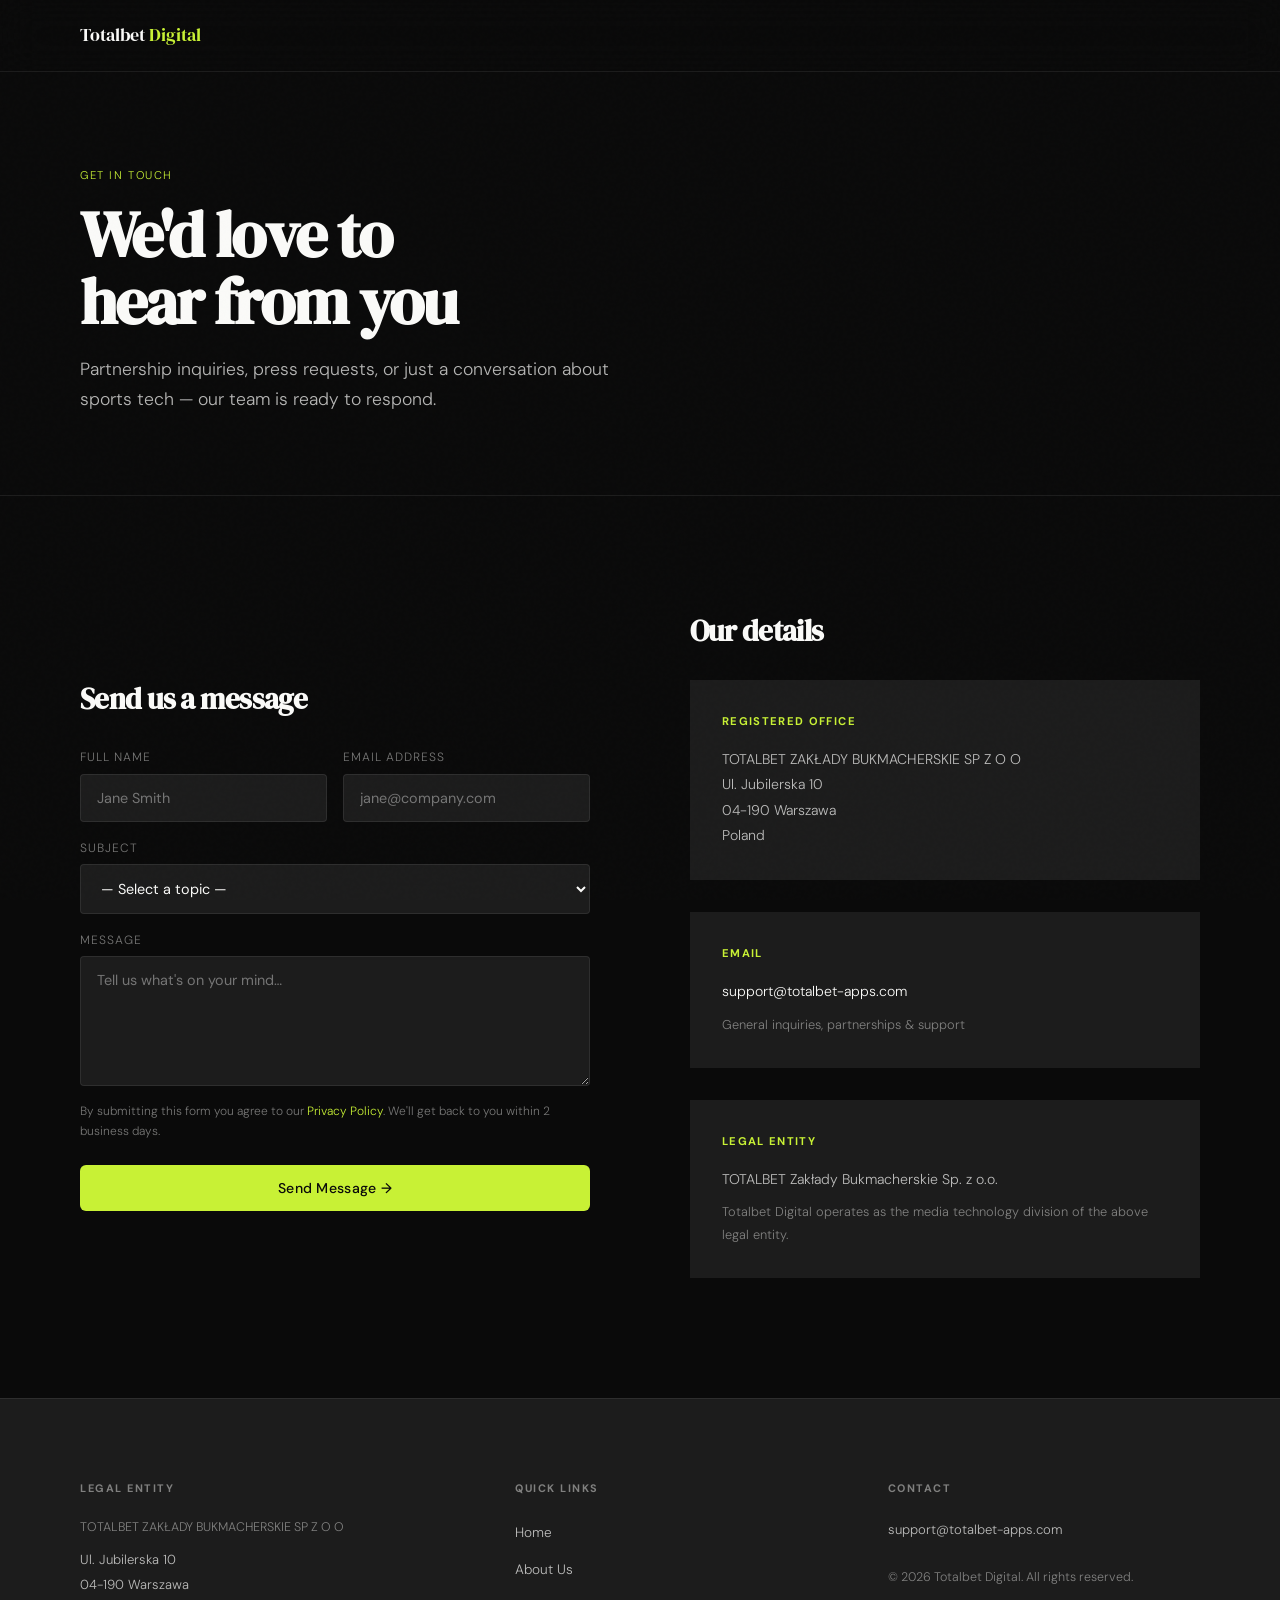
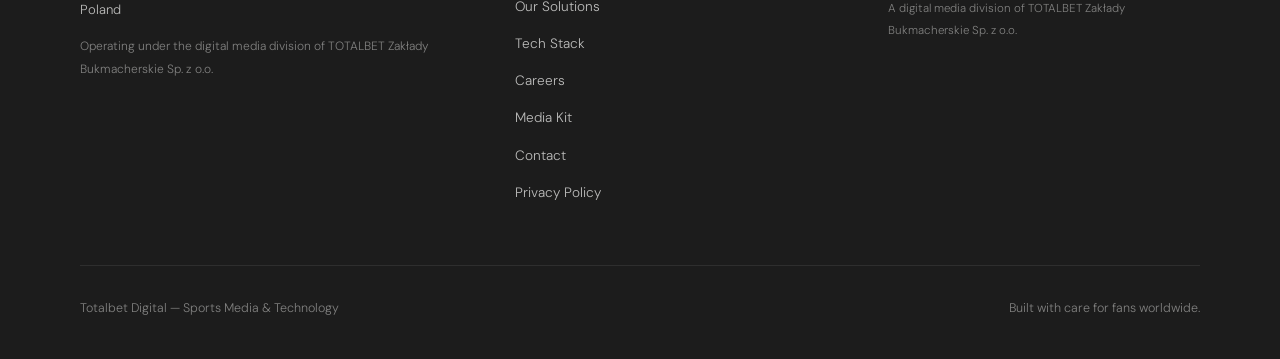
<file: contacts/index.html>
<!DOCTYPE html>
<html lang="en">
<head>
  <meta charset="UTF-8" />
  <meta name="viewport" content="width=device-width, initial-scale=1.0" />
  <title>Contact — Totalbet Digital</title>
  <meta name="description" content="Get in touch with the Totalbet Digital team. We welcome partnership inquiries, press requests and collaboration opportunities." />
  <link rel="stylesheet" href="/style.css" />
  <link rel="icon" type="image/svg+xml" href="data:image/svg+xml,<svg xmlns='http://www.w3.org/2000/svg' viewBox='0 0 32 32'><rect width='32' height='32' fill='%230a0a0a'/><text y='22' x='4' font-size='18' fill='%23c8f135' font-family='serif'>T</text></svg>" />
</head>
<body>

<nav>
  <div class="container">
    <a href="/" class="logo">Totalbet <span>Digital</span></a>
    <button class="burger" aria-label="Open menu" aria-expanded="false">
      <span></span><span></span><span></span>
    </button>
  </div>
</nav>

<div class="fullscreen-menu" role="dialog" aria-label="Navigation menu">
  <ul class="menu-links">
    <li><a href="/">Home</a></li>
    <li><a href="/about">About Us</a></li>
    <li><a href="/solutions">Our Solutions</a></li>
    <li><a href="/tech">Tech Stack</a></li>
    <li><a href="/careers">Careers</a></li>
    <li><a href="/media">Media Kit</a></li>
    <li><a href="/contacts">Contact</a></li>
    <li><a href="/policy">Privacy Policy</a></li>
  </ul>
  <div class="menu-footer">© 2026 Totalbet Digital</div>
</div>

<div class="page-hero">
  <div class="container">
    <span class="section-eyebrow fade-up">Get In Touch</span>
    <h1 class="fade-up">We'd love to<br/>hear from you</h1>
    <p class="fade-up">Partnership inquiries, press requests, or just a conversation about sports tech — our team is ready to respond.</p>
  </div>
</div>

<section>
  <div class="container">
    <div class="two-col">
      <!-- FORM -->
      <div class="fade-up">
        <h2 class="section-title" style="font-size:1.8rem; margin-bottom:32px;">Send us a message</h2>
        <form class="contact-form">
          <div class="form-row">
            <div class="form-group">
              <label for="name">Full Name</label>
              <input type="text" id="name" name="name" placeholder="Jane Smith" required />
            </div>
            <div class="form-group">
              <label for="email">Email Address</label>
              <input type="email" id="email" name="email" placeholder="jane@company.com" required />
            </div>
          </div>
          <div class="form-group">
            <label for="subject">Subject</label>
            <select id="subject" name="subject">
              <option value="">— Select a topic —</option>
              <option>Partnership / Integration</option>
              <option>Press & Media Inquiry</option>
              <option>Career Opportunity</option>
              <option>General Question</option>
              <option>Technical Support</option>
            </select>
          </div>
          <div class="form-group">
            <label for="message">Message</label>
            <textarea id="message" name="message" placeholder="Tell us what's on your mind…" required></textarea>
          </div>
          <p style="font-size:0.75rem; color:var(--text-dim); line-height:1.6;">By submitting this form you agree to our <a href="/policy" style="color:var(--accent);">Privacy Policy</a>. We'll get back to you within 2 business days.</p>
          <button type="submit" class="btn btn-accent" style="margin-top:8px; width:100%; justify-content:center;">Send Message →</button>
        </form>
      </div>

      <!-- INFO -->
      <div class="fade-up">
        <h2 class="section-title" style="font-size:1.8rem; margin-bottom:32px;">Our details</h2>
        <div style="display:flex; flex-direction:column; gap:32px;">
          <div class="info-block" style="background:var(--mid); padding:32px;">
            <h4>Registered Office</h4>
            <address>
              TOTALBET ZAKŁADY BUKMACHERSKIE SP Z O O<br/>
              Ul. Jubilerska 10<br/>
              04-190 Warszawa<br/>
              Poland
            </address>
          </div>
          <div class="info-block" style="background:var(--mid); padding:32px;">
            <h4>Email</h4>
            <p><a href="mailto:support@totalbet-apps.com">support@totalbet-apps.com</a></p>
            <p style="margin-top:8px; font-size:0.8rem; color:var(--text-dim);">General inquiries, partnerships & support</p>
          </div>
          <div class="info-block" style="background:var(--mid); padding:32px;">
            <h4>Legal Entity</h4>
            <p>TOTALBET Zakłady Bukmacherskie Sp. z o.o.</p>
            <p style="margin-top:8px; font-size:0.8rem; color:var(--text-dim);">Totalbet Digital operates as the media technology division of the above legal entity.</p>
          </div>
        </div>
      </div>
    </div>
  </div>
</section>

<footer>
  <div class="container">
    <div class="footer-grid">
      <div class="footer-col">
        <h5>Legal Entity</h5>
        <div class="company-name">TOTALBET ZAKŁADY BUKMACHERSKIE SP Z O O</div>
        <address>
          Ul. Jubilerska 10<br/>
          04-190 Warszawa<br/>
          Poland
        </address>
        <p style="margin-top:12px; font-size:0.75rem; color:var(--text-dim);">Operating under the digital media division of TOTALBET Zakłady Bukmacherskie Sp. z o.o.</p>
      </div>
      <div class="footer-col">
        <h5>Quick Links</h5>
        <ul class="footer-links">
          <li><a href="/">Home</a></li>
          <li><a href="/about">About Us</a></li>
          <li><a href="/solutions">Our Solutions</a></li>
          <li><a href="/tech">Tech Stack</a></li>
          <li><a href="/careers">Careers</a></li>
          <li><a href="/media">Media Kit</a></li>
          <li><a href="/contacts">Contact</a></li>
          <li><a href="/policy">Privacy Policy</a></li>
        </ul>
      </div>
      <div class="footer-col">
        <h5>Contact</h5>
        <div class="footer-contact">
          <p style="margin-bottom:8px;"><a href="mailto:support@totalbet-apps.com">support@totalbet-apps.com</a></p>
        </div>
        <p style="margin-top:24px; font-size:0.78rem; color:var(--text-dim);">© 2026 Totalbet Digital. All rights reserved.</p>
        <p style="margin-top:8px; font-size:0.72rem; color:var(--text-dim);">A digital media division of TOTALBET Zakłady Bukmacherskie Sp. z o.o.</p>
      </div>
    </div>
    <div class="footer-bottom">
      <p>Totalbet Digital — Sports Media & Technology</p>
      <p>Built with care for fans worldwide.</p>
    </div>
  </div>
</footer>

<script src="/script.js"></script>
</body>
</html>
</file>
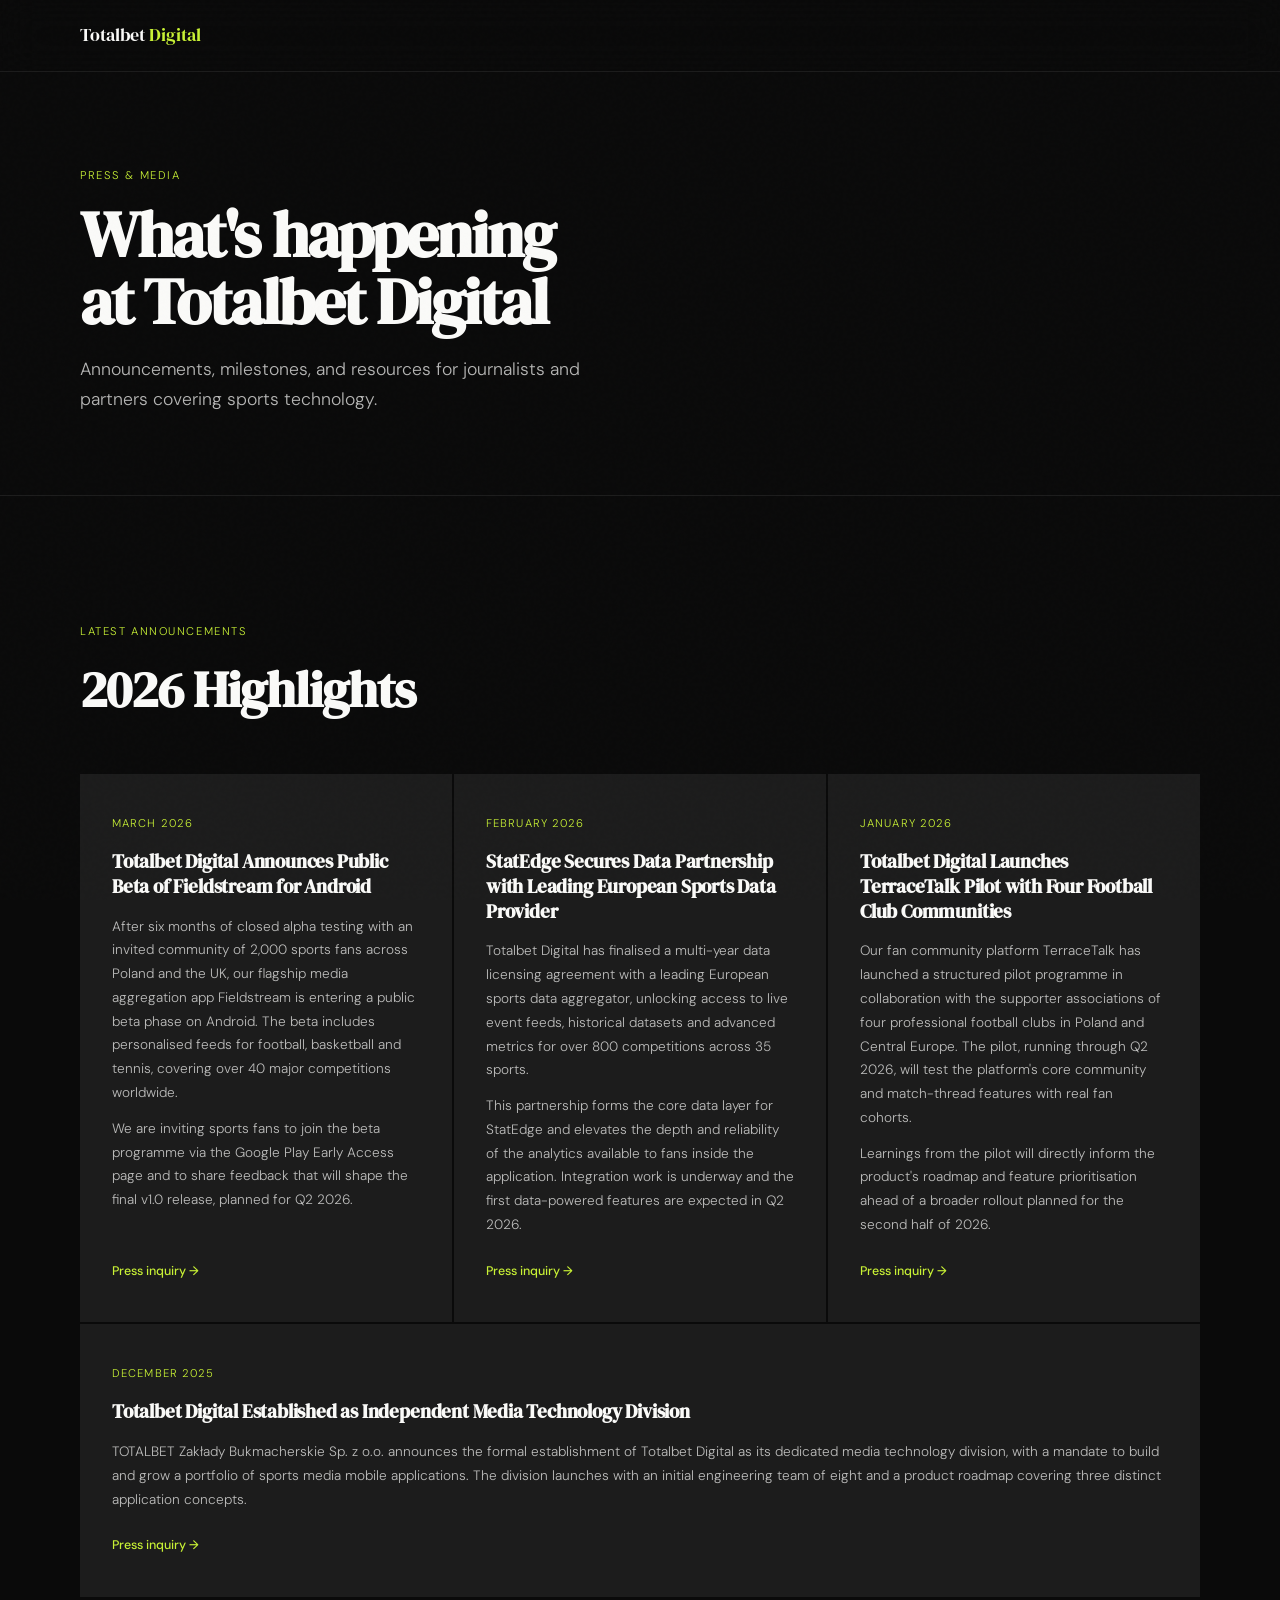
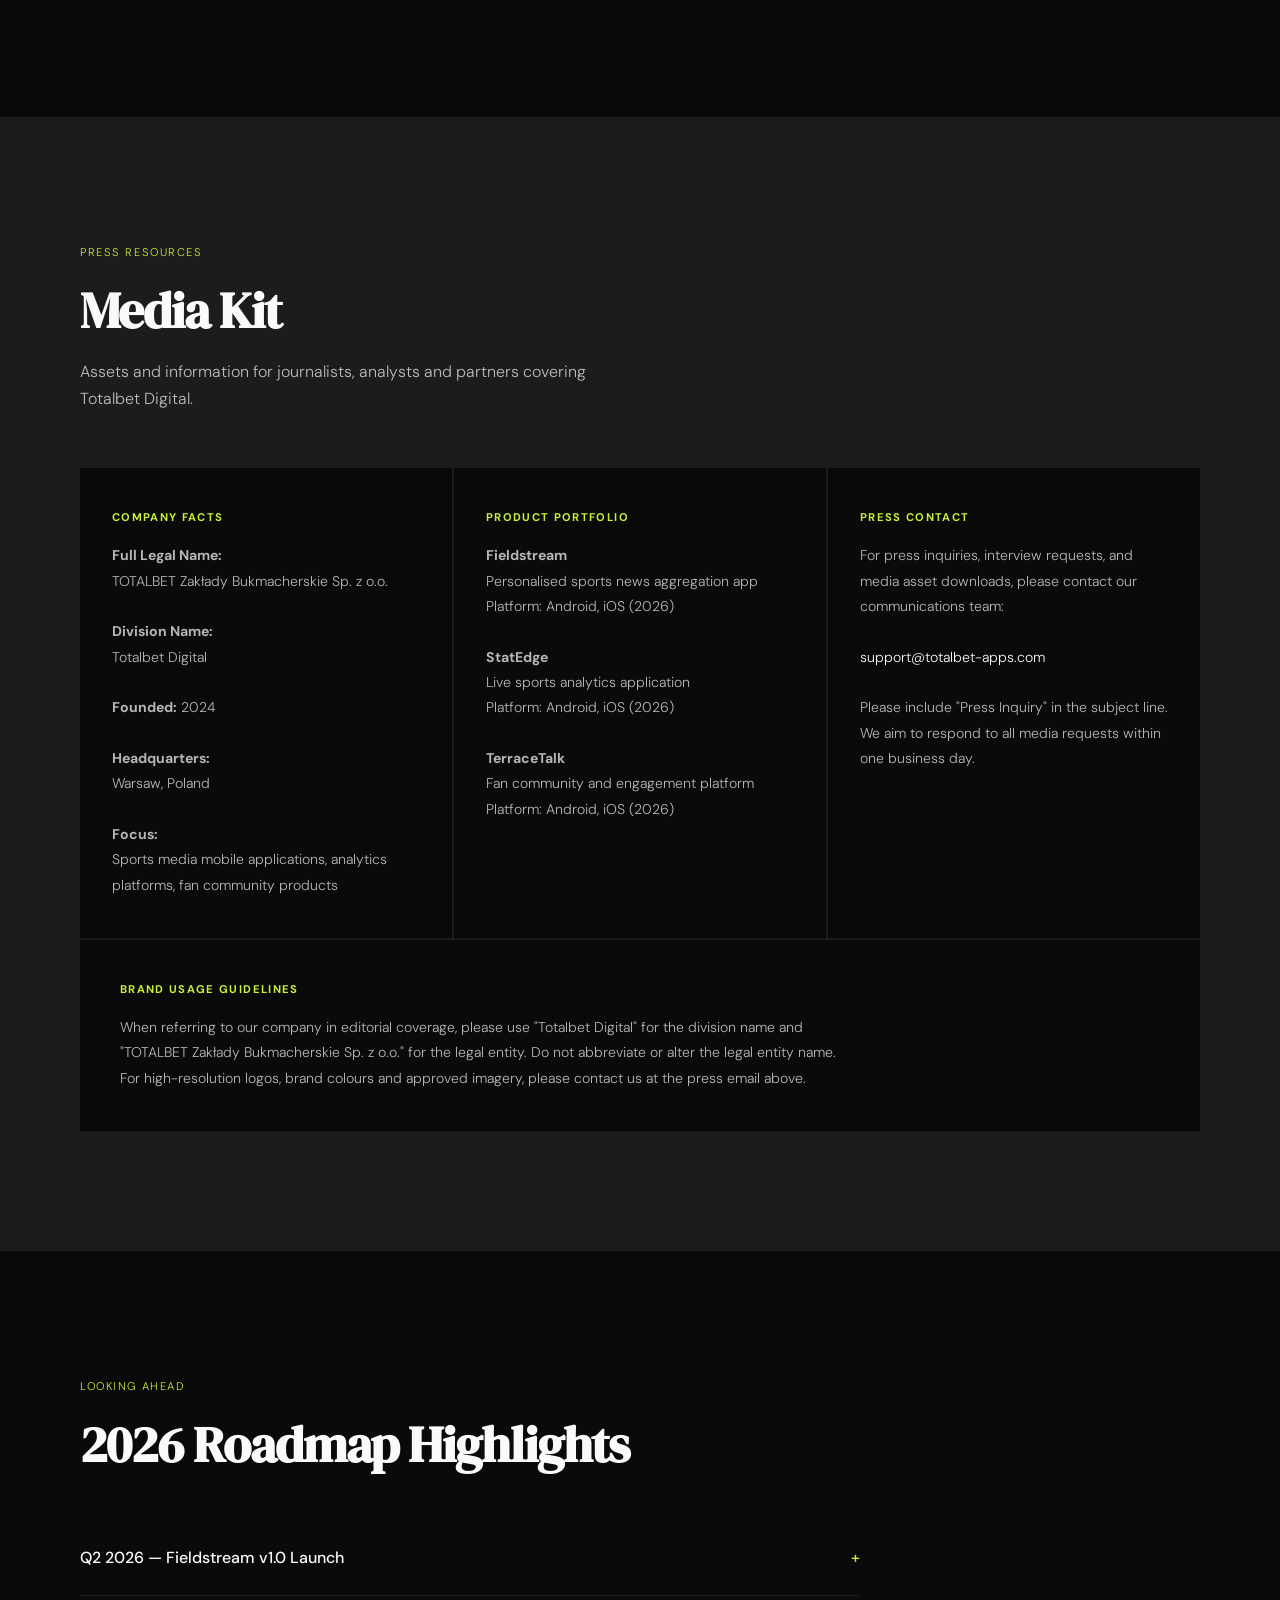
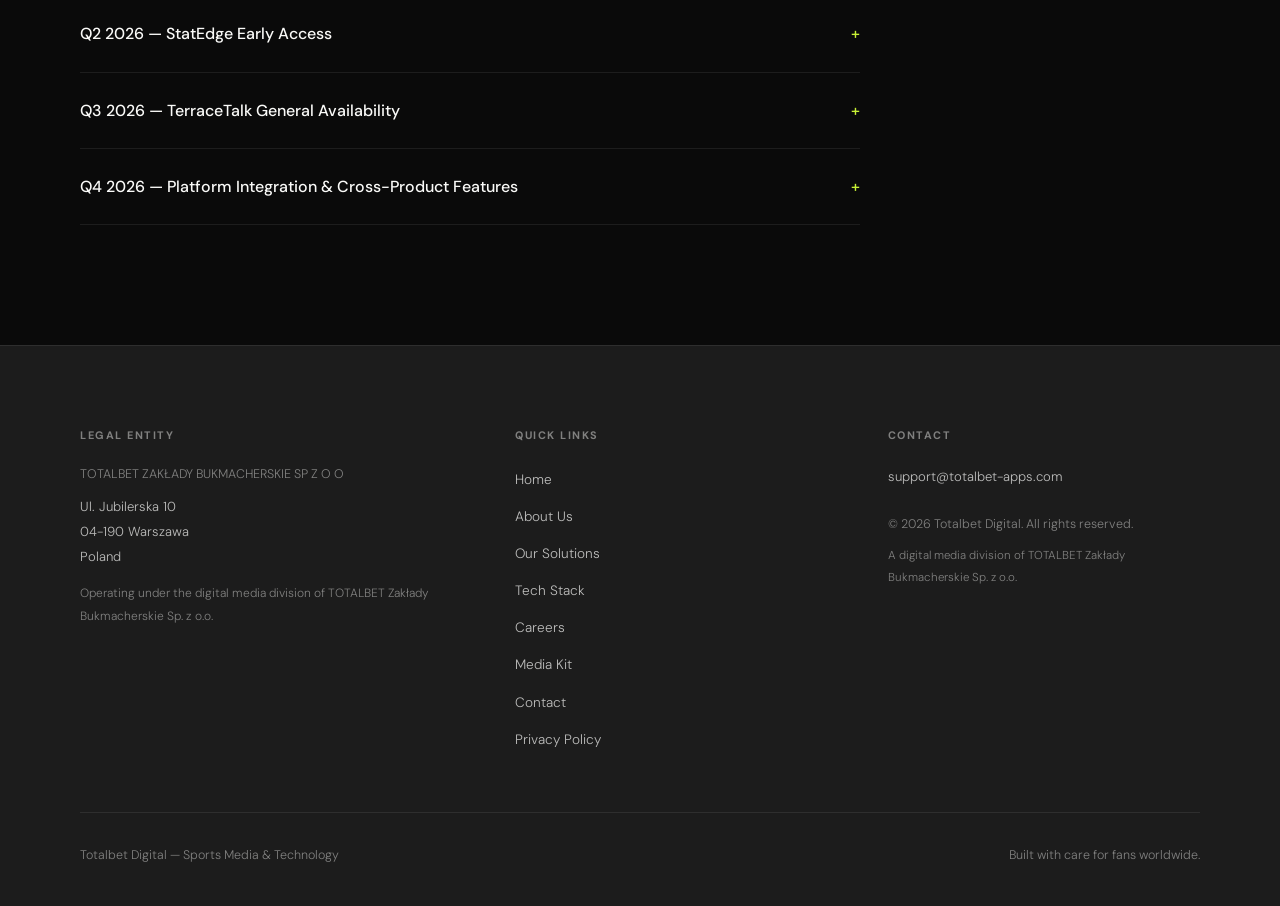
<file: media/index.html>
<!DOCTYPE html>
<html lang="en">
<head>
  <meta charset="UTF-8" />
  <meta name="viewport" content="width=device-width, initial-scale=1.0" />
  <title>Media Kit & News — Totalbet Digital</title>
  <meta name="description" content="Press resources, brand assets and latest announcements from Totalbet Digital." />
  <link rel="stylesheet" href="/style.css" />
  <link rel="icon" type="image/svg+xml" href="data:image/svg+xml,<svg xmlns='http://www.w3.org/2000/svg' viewBox='0 0 32 32'><rect width='32' height='32' fill='%230a0a0a'/><text y='22' x='4' font-size='18' fill='%23c8f135' font-family='serif'>T</text></svg>" />
</head>
<body>

<nav>
  <div class="container">
    <a href="/" class="logo">Totalbet <span>Digital</span></a>
    <button class="burger" aria-label="Open menu" aria-expanded="false">
      <span></span><span></span><span></span>
    </button>
  </div>
</nav>

<div class="fullscreen-menu" role="dialog" aria-label="Navigation menu">
  <ul class="menu-links">
    <li><a href="/">Home</a></li>
    <li><a href="/about">About Us</a></li>
    <li><a href="/solutions">Our Solutions</a></li>
    <li><a href="/tech">Tech Stack</a></li>
    <li><a href="/careers">Careers</a></li>
    <li><a href="/media">Media Kit</a></li>
    <li><a href="/contacts">Contact</a></li>
    <li><a href="/policy">Privacy Policy</a></li>
  </ul>
  <div class="menu-footer">© 2026 Totalbet Digital</div>
</div>

<div class="page-hero">
  <div class="container">
    <span class="section-eyebrow fade-up">Press & Media</span>
    <h1 class="fade-up">What's happening<br/>at Totalbet Digital</h1>
    <p class="fade-up">Announcements, milestones, and resources for journalists and partners covering sports technology.</p>
  </div>
</div>

<!-- NEWS -->
<section>
  <div class="container">
    <span class="section-eyebrow fade-up">Latest Announcements</span>
    <h2 class="section-title fade-up">2026 Highlights</h2>

    <div class="news-grid" style="margin-top:56px;">

      <div class="news-card fade-up">
        <div class="news-date">March 2026</div>
        <h3>Totalbet Digital Announces Public Beta of Fieldstream for Android</h3>
        <p>After six months of closed alpha testing with an invited community of 2,000 sports fans across Poland and the UK, our flagship media aggregation app Fieldstream is entering a public beta phase on Android. The beta includes personalised feeds for football, basketball and tennis, covering over 40 major competitions worldwide.</p>
        <p style="margin-top:12px;">We are inviting sports fans to join the beta programme via the Google Play Early Access page and to share feedback that will shape the final v1.0 release, planned for Q2 2026.</p>
        <a href="/contacts" class="read-more">Press inquiry →</a>
      </div>

      <div class="news-card fade-up">
        <div class="news-date">February 2026</div>
        <h3>StatEdge Secures Data Partnership with Leading European Sports Data Provider</h3>
        <p>Totalbet Digital has finalised a multi-year data licensing agreement with a leading European sports data aggregator, unlocking access to live event feeds, historical datasets and advanced metrics for over 800 competitions across 35 sports.</p>
        <p style="margin-top:12px;">This partnership forms the core data layer for StatEdge and elevates the depth and reliability of the analytics available to fans inside the application. Integration work is underway and the first data-powered features are expected in Q2 2026.</p>
        <a href="/contacts" class="read-more">Press inquiry →</a>
      </div>

      <div class="news-card fade-up">
        <div class="news-date">January 2026</div>
        <h3>Totalbet Digital Launches TerraceTalk Pilot with Four Football Club Communities</h3>
        <p>Our fan community platform TerraceTalk has launched a structured pilot programme in collaboration with the supporter associations of four professional football clubs in Poland and Central Europe. The pilot, running through Q2 2026, will test the platform's core community and match-thread features with real fan cohorts.</p>
        <p style="margin-top:12px;">Learnings from the pilot will directly inform the product's roadmap and feature prioritisation ahead of a broader rollout planned for the second half of 2026.</p>
        <a href="/contacts" class="read-more">Press inquiry →</a>
      </div>

    </div>

    <!-- OLDER NEWS -->
    <div style="margin-top:2px;">
      <div class="news-card" style="background:var(--mid);">
        <div class="news-date">December 2025</div>
        <h3>Totalbet Digital Established as Independent Media Technology Division</h3>
        <p>TOTALBET Zakłady Bukmacherskie Sp. z o.o. announces the formal establishment of Totalbet Digital as its dedicated media technology division, with a mandate to build and grow a portfolio of sports media mobile applications. The division launches with an initial engineering team of eight and a product roadmap covering three distinct application concepts.</p>
        <a href="/contacts" class="read-more">Press inquiry →</a>
      </div>
    </div>
  </div>
</section>

<!-- MEDIA KIT -->
<section style="background: var(--mid);">
  <div class="container">
    <span class="section-eyebrow fade-up">Press Resources</span>
    <h2 class="section-title fade-up">Media Kit</h2>
    <p class="section-sub fade-up">Assets and information for journalists, analysts and partners covering Totalbet Digital.</p>

    <div class="info-grid" style="margin-top:56px;">
      <div class="info-block fade-up" style="background:var(--black);">
        <h4>Company Facts</h4>
        <p>
          <strong>Full Legal Name:</strong><br/>TOTALBET Zakłady Bukmacherskie Sp. z o.o.<br/><br/>
          <strong>Division Name:</strong><br/>Totalbet Digital<br/><br/>
          <strong>Founded:</strong> 2024<br/><br/>
          <strong>Headquarters:</strong><br/>Warsaw, Poland<br/><br/>
          <strong>Focus:</strong><br/>Sports media mobile applications, analytics platforms, fan community products
        </p>
      </div>
      <div class="info-block fade-up" style="background:var(--black);">
        <h4>Product Portfolio</h4>
        <p>
          <strong>Fieldstream</strong><br/>Personalised sports news aggregation app<br/>Platform: Android, iOS (2026)<br/><br/>
          <strong>StatEdge</strong><br/>Live sports analytics application<br/>Platform: Android, iOS (2026)<br/><br/>
          <strong>TerraceTalk</strong><br/>Fan community and engagement platform<br/>Platform: Android, iOS (2026)
        </p>
      </div>
      <div class="info-block fade-up" style="background:var(--black);">
        <h4>Press Contact</h4>
        <p>
          For press inquiries, interview requests, and media asset downloads, please contact our communications team:<br/><br/>
          <a href="mailto:support@totalbet-apps.com">support@totalbet-apps.com</a><br/><br/>
          Please include "Press Inquiry" in the subject line. We aim to respond to all media requests within one business day.
        </p>
      </div>
    </div>

    <!-- BRAND NOTE -->
    <div style="margin-top:2px; padding:40px; background:var(--black);" class="fade-up">
      <h4 style="font-size:0.7rem; letter-spacing:0.12em; text-transform:uppercase; color:var(--accent); margin-bottom:16px;">Brand Usage Guidelines</h4>
      <p style="font-size:0.88rem; color:var(--text-mid); line-height:1.8; max-width:720px;">When referring to our company in editorial coverage, please use "Totalbet Digital" for the division name and "TOTALBET Zakłady Bukmacherskie Sp. z o.o." for the legal entity. Do not abbreviate or alter the legal entity name. For high-resolution logos, brand colours and approved imagery, please contact us at the press email above.</p>
    </div>
  </div>
</section>

<!-- ROADMAP HIGHLIGHTS -->
<section>
  <div class="container">
    <span class="section-eyebrow fade-up">Looking Ahead</span>
    <h2 class="section-title fade-up">2026 Roadmap Highlights</h2>

    <div class="accordion fade-up" style="max-width:780px; margin-top:48px;">
      <div class="accordion-item">
        <div class="accordion-header">
          <span>Q2 2026 — Fieldstream v1.0 Launch</span>
          <span class="accordion-icon">+</span>
        </div>
        <div class="accordion-body">
          <p>Following the successful public beta, Fieldstream v1.0 will launch on both Google Play and the App Store. The full release includes a redesigned onboarding experience, expanded content partner network (50+ sources), enhanced push notification controls, and the first version of our AI-powered content ranking engine.</p>
        </div>
      </div>
      <div class="accordion-item">
        <div class="accordion-header">
          <span>Q2 2026 — StatEdge Early Access</span>
          <span class="accordion-icon">+</span>
        </div>
        <div class="accordion-body">
          <p>StatEdge enters Early Access on Android with live data for the top 5 European football leagues, the NBA, and the ATP/WTA tennis tours. Key Q2 features include live heat maps, player comparison tools, and a customisable statistics dashboard. iOS version follows in Q3.</p>
        </div>
      </div>
      <div class="accordion-item">
        <div class="accordion-header">
          <span>Q3 2026 — TerraceTalk General Availability</span>
          <span class="accordion-icon">+</span>
        </div>
        <div class="accordion-body">
          <p>Based on pilot learnings, TerraceTalk will open to any fan community globally in Q3. The GA release introduces prediction leagues, supporter group verification, and a revamped match thread experience. We plan to support 200+ clubs at launch across European football's top 10 leagues.</p>
        </div>
      </div>
      <div class="accordion-item">
        <div class="accordion-header">
          <span>Q4 2026 — Platform Integration & Cross-Product Features</span>
          <span class="accordion-icon">+</span>
        </div>
        <div class="accordion-body">
          <p>In Q4 we begin the work of connecting our three products into a coherent platform experience. Users will be able to move seamlessly from a Fieldstream news article to the relevant StatEdge match page, or share a statistical insight directly into a TerraceTalk community. A unified account system and cross-product notifications will ship in this phase.</p>
        </div>
      </div>
    </div>
  </div>
</section>

<footer>
  <div class="container">
    <div class="footer-grid">
      <div class="footer-col">
        <h5>Legal Entity</h5>
        <div class="company-name">TOTALBET ZAKŁADY BUKMACHERSKIE SP Z O O</div>
        <address>Ul. Jubilerska 10<br/>04-190 Warszawa<br/>Poland</address>
        <p style="margin-top:12px; font-size:0.75rem; color:var(--text-dim);">Operating under the digital media division of TOTALBET Zakłady Bukmacherskie Sp. z o.o.</p>
      </div>
      <div class="footer-col">
        <h5>Quick Links</h5>
        <ul class="footer-links">
          <li><a href="/">Home</a></li><li><a href="/about">About Us</a></li>
          <li><a href="/solutions">Our Solutions</a></li><li><a href="/tech">Tech Stack</a></li>
          <li><a href="/careers">Careers</a></li><li><a href="/media">Media Kit</a></li>
          <li><a href="/contacts">Contact</a></li><li><a href="/policy">Privacy Policy</a></li>
        </ul>
      </div>
      <div class="footer-col">
        <h5>Contact</h5>
        <div class="footer-contact"><p><a href="mailto:support@totalbet-apps.com">support@totalbet-apps.com</a></p></div>
        <p style="margin-top:24px; font-size:0.78rem; color:var(--text-dim);">© 2026 Totalbet Digital. All rights reserved.</p>
        <p style="margin-top:8px; font-size:0.72rem; color:var(--text-dim);">A digital media division of TOTALBET Zakłady Bukmacherskie Sp. z o.o.</p>
      </div>
    </div>
    <div class="footer-bottom">
      <p>Totalbet Digital — Sports Media & Technology</p>
      <p>Built with care for fans worldwide.</p>
    </div>
  </div>
</footer>

<script src="/script.js"></script>
</body>
</html>
</file>
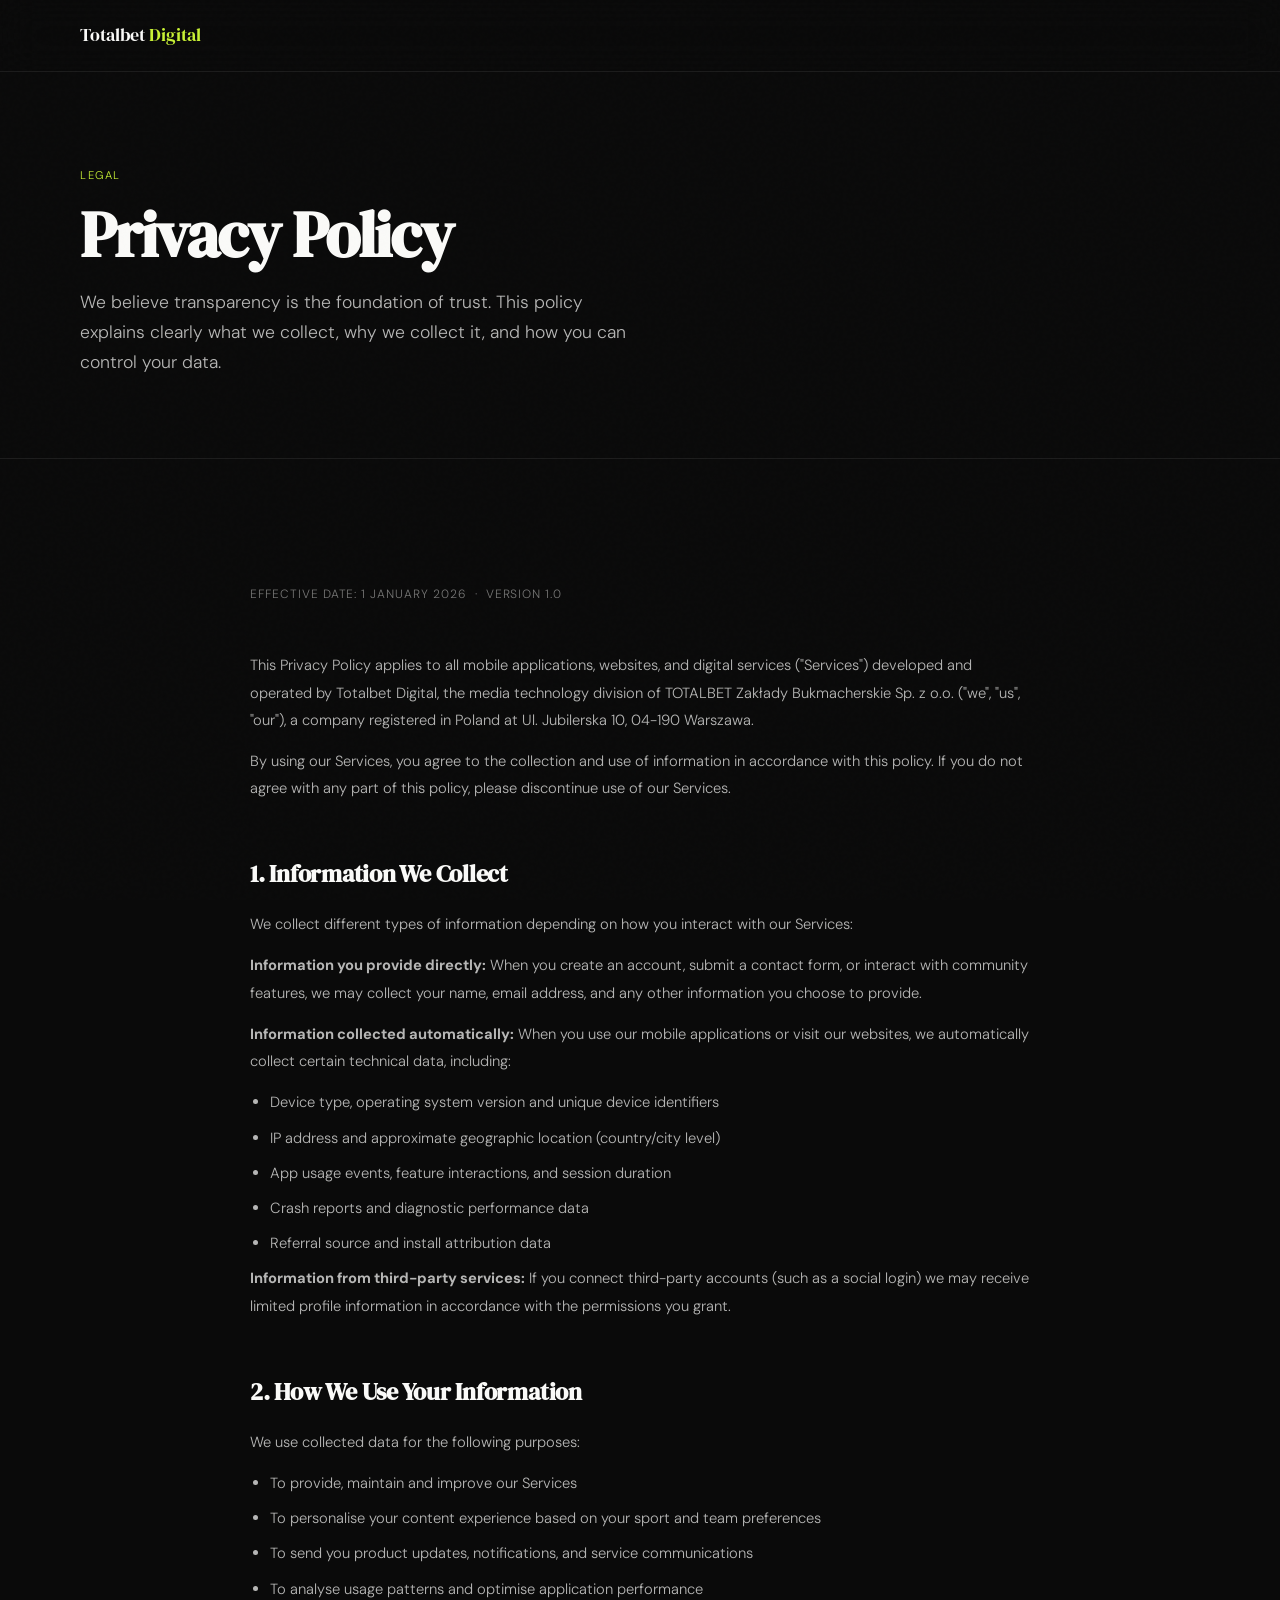
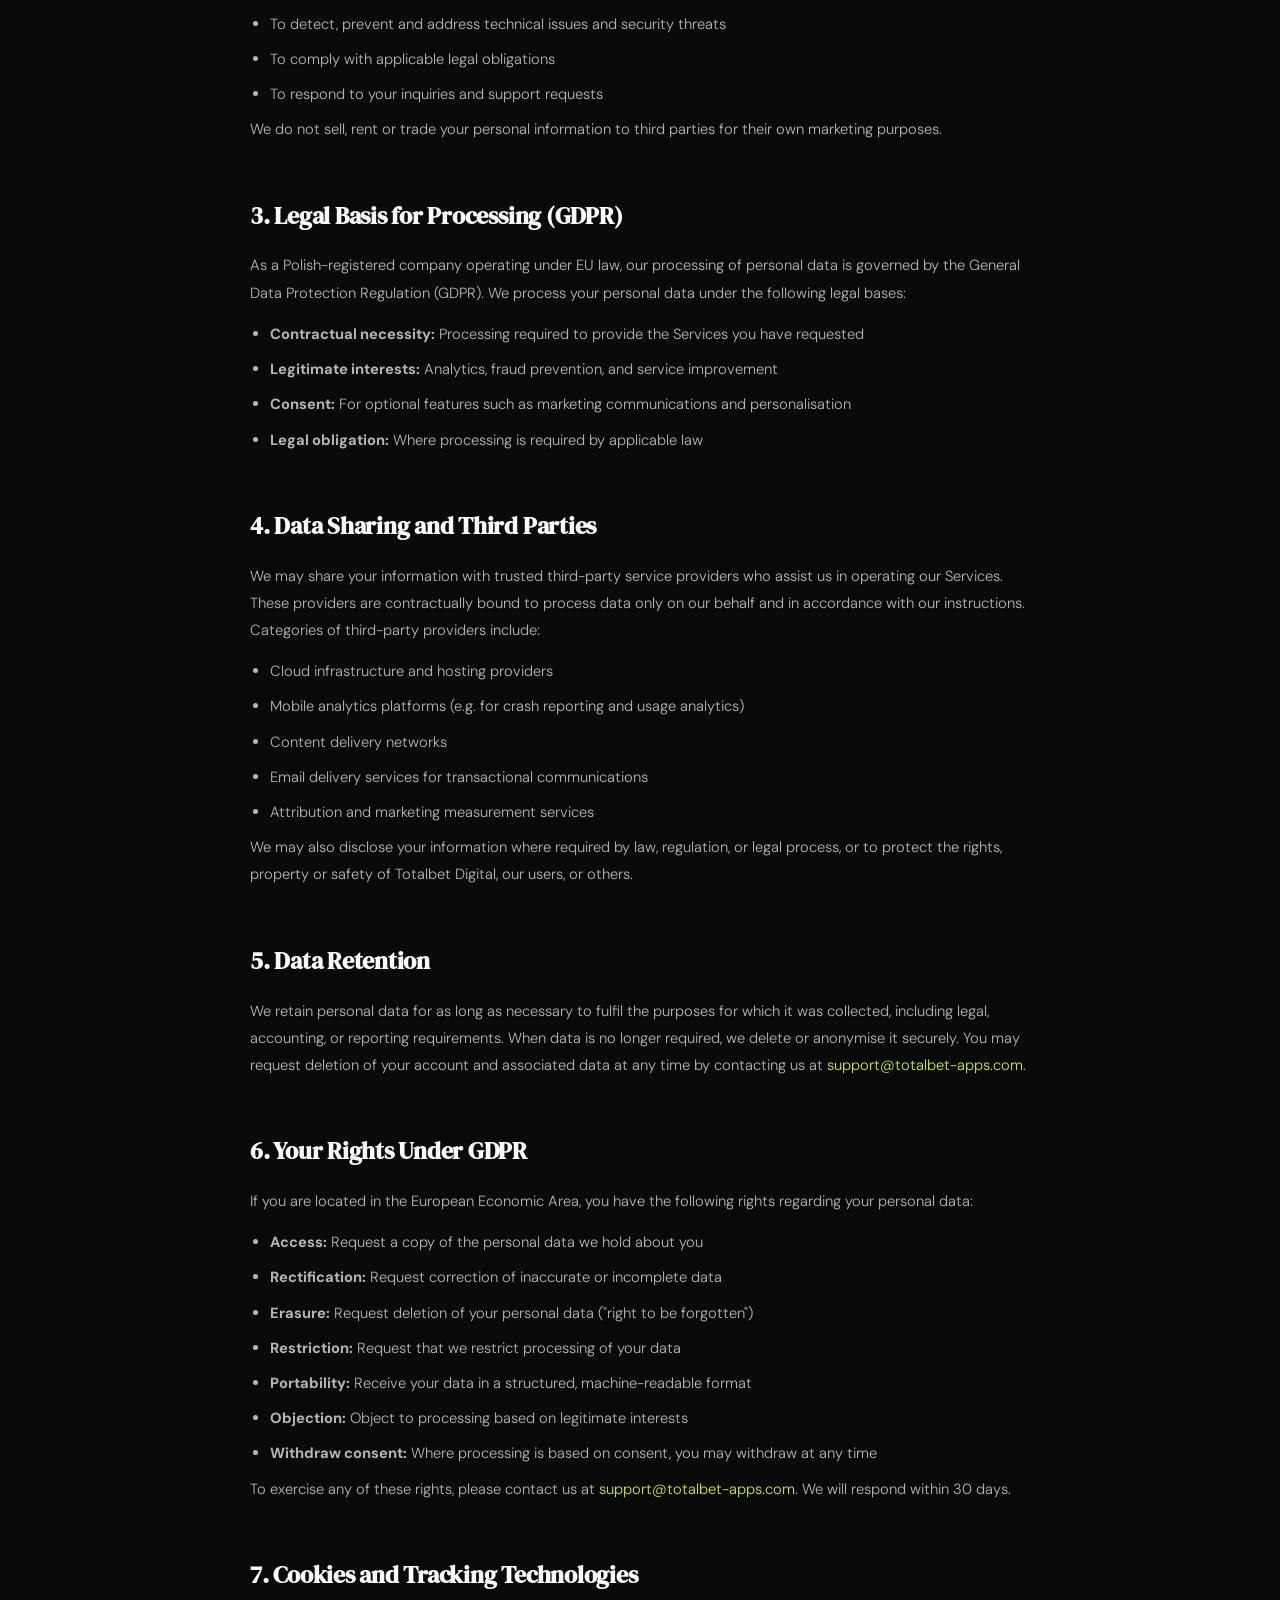
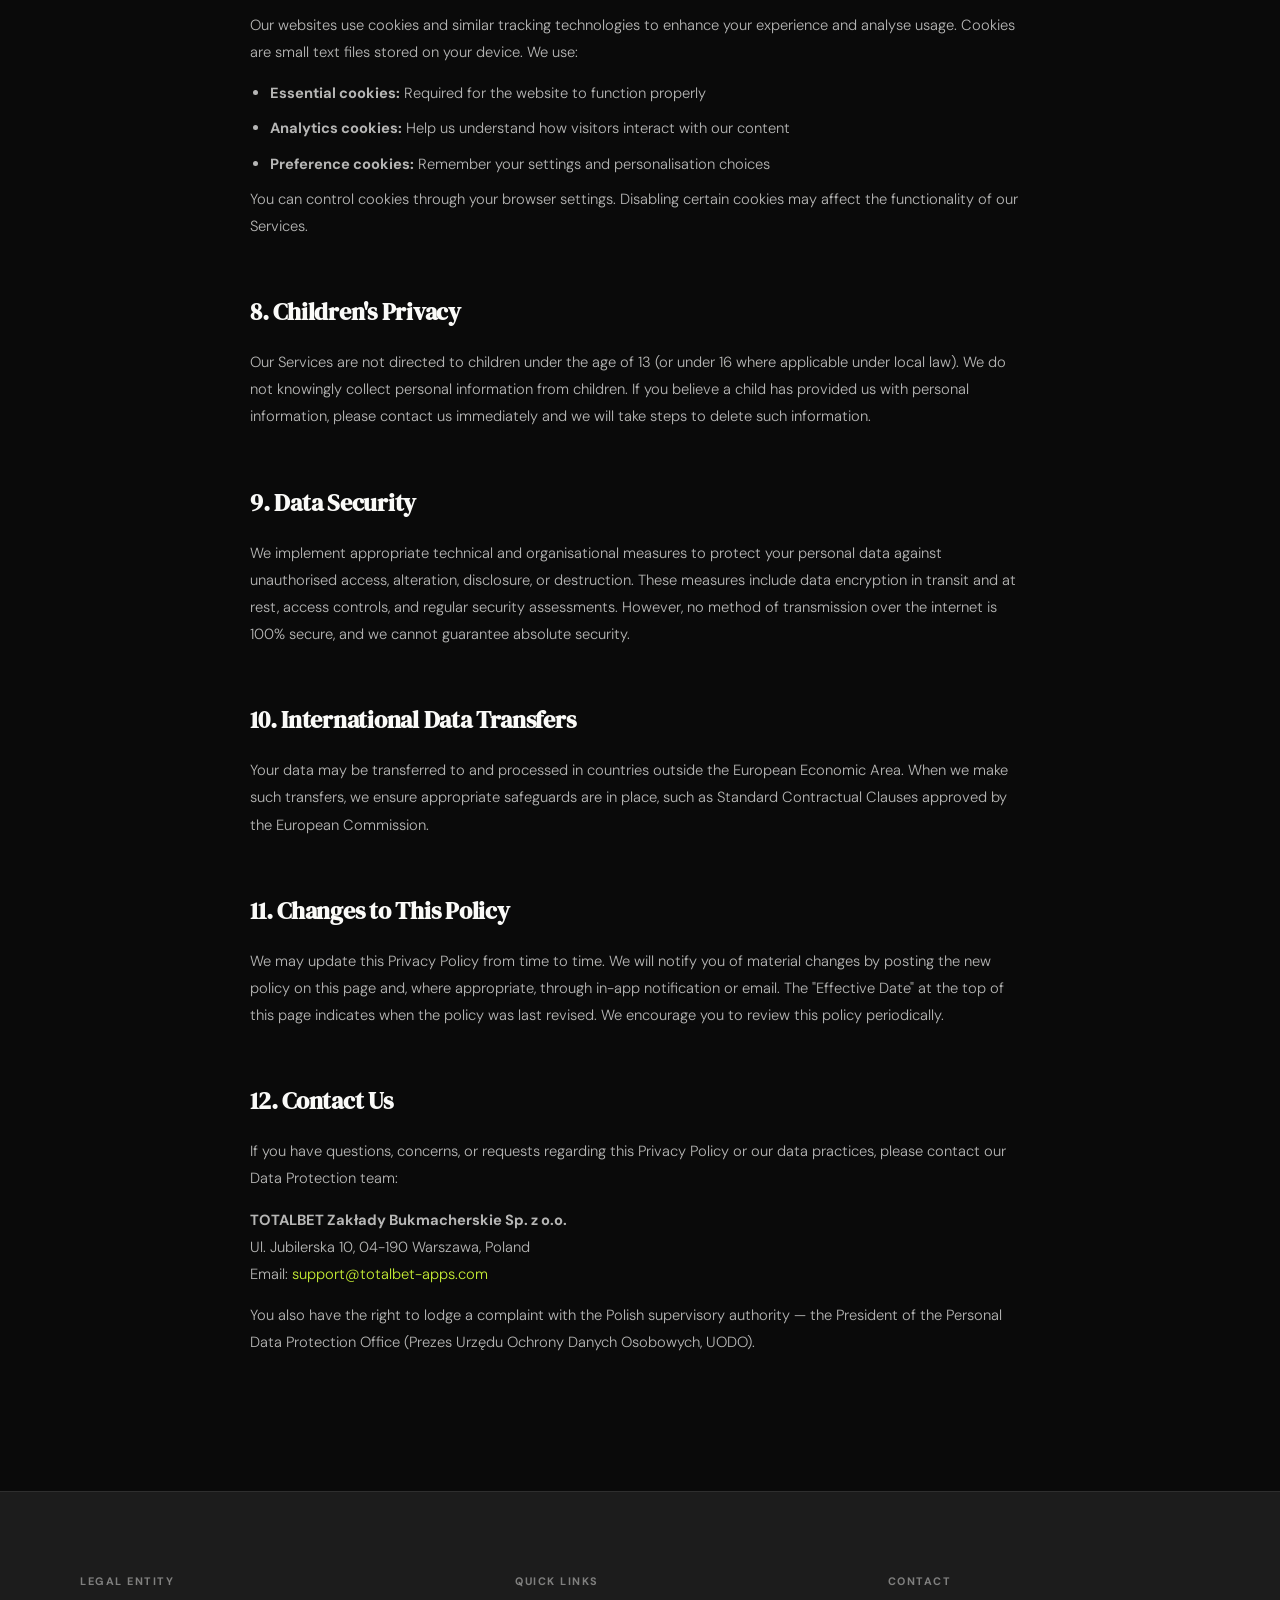
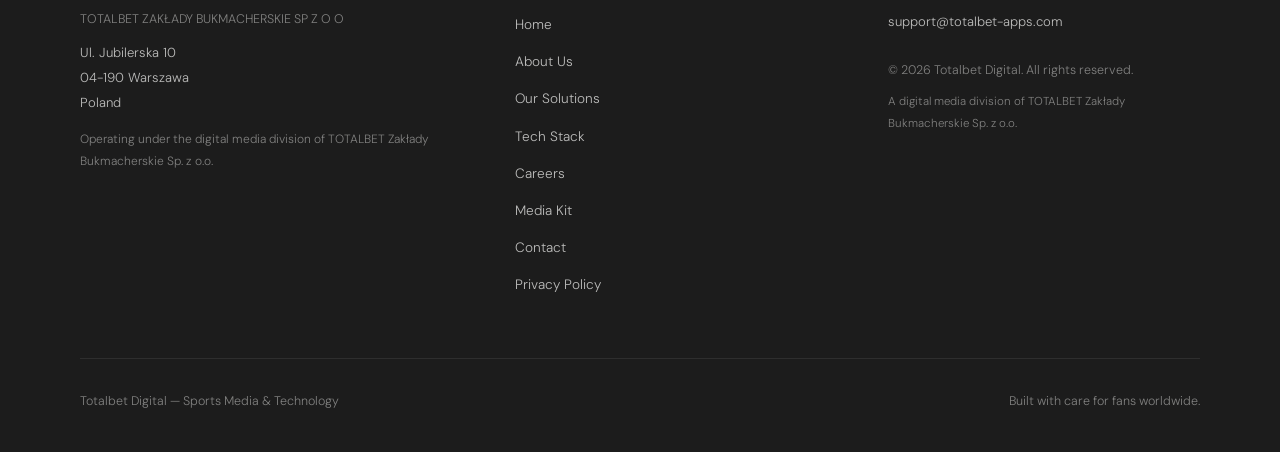
<file: policy/index.html>
<!DOCTYPE html>
<html lang="en">
<head>
  <meta charset="UTF-8" />
  <meta name="viewport" content="width=device-width, initial-scale=1.0" />
  <title>Privacy Policy — Totalbet Digital</title>
  <link rel="stylesheet" href="/style.css" />
  <link rel="icon" type="image/svg+xml" href="data:image/svg+xml,<svg xmlns='http://www.w3.org/2000/svg' viewBox='0 0 32 32'><rect width='32' height='32' fill='%230a0a0a'/><text y='22' x='4' font-size='18' fill='%23c8f135' font-family='serif'>T</text></svg>" />
</head>
<body>

<nav>
  <div class="container">
    <a href="/" class="logo">Totalbet <span>Digital</span></a>
    <button class="burger" aria-label="Open menu" aria-expanded="false">
      <span></span><span></span><span></span>
    </button>
  </div>
</nav>

<div class="fullscreen-menu" role="dialog" aria-label="Navigation menu">
  <ul class="menu-links">
    <li><a href="/">Home</a></li>
    <li><a href="/about">About Us</a></li>
    <li><a href="/solutions">Our Solutions</a></li>
    <li><a href="/tech">Tech Stack</a></li>
    <li><a href="/careers">Careers</a></li>
    <li><a href="/media">Media Kit</a></li>
    <li><a href="/contacts">Contact</a></li>
    <li><a href="/policy">Privacy Policy</a></li>
  </ul>
  <div class="menu-footer">© 2026 Totalbet Digital</div>
</div>

<div class="page-hero">
  <div class="container">
    <span class="section-eyebrow">Legal</span>
    <h1>Privacy Policy</h1>
    <p>We believe transparency is the foundation of trust. This policy explains clearly what we collect, why we collect it, and how you can control your data.</p>
  </div>
</div>

<section>
  <div class="container">
    <div class="policy-content">
      <span class="effective-date">Effective Date: 1 January 2026 &nbsp;·&nbsp; Version 1.0</span>

      <p>This Privacy Policy applies to all mobile applications, websites, and digital services ("Services") developed and operated by Totalbet Digital, the media technology division of TOTALBET Zakłady Bukmacherskie Sp. z o.o. ("we", "us", "our"), a company registered in Poland at Ul. Jubilerska 10, 04-190 Warszawa.</p>
      <p>By using our Services, you agree to the collection and use of information in accordance with this policy. If you do not agree with any part of this policy, please discontinue use of our Services.</p>

      <h2>1. Information We Collect</h2>
      <p>We collect different types of information depending on how you interact with our Services:</p>
      <p><strong>Information you provide directly:</strong> When you create an account, submit a contact form, or interact with community features, we may collect your name, email address, and any other information you choose to provide.</p>
      <p><strong>Information collected automatically:</strong> When you use our mobile applications or visit our websites, we automatically collect certain technical data, including:</p>
      <ul>
        <li>Device type, operating system version and unique device identifiers</li>
        <li>IP address and approximate geographic location (country/city level)</li>
        <li>App usage events, feature interactions, and session duration</li>
        <li>Crash reports and diagnostic performance data</li>
        <li>Referral source and install attribution data</li>
      </ul>
      <p><strong>Information from third-party services:</strong> If you connect third-party accounts (such as a social login) we may receive limited profile information in accordance with the permissions you grant.</p>

      <h2>2. How We Use Your Information</h2>
      <p>We use collected data for the following purposes:</p>
      <ul>
        <li>To provide, maintain and improve our Services</li>
        <li>To personalise your content experience based on your sport and team preferences</li>
        <li>To send you product updates, notifications, and service communications</li>
        <li>To analyse usage patterns and optimise application performance</li>
        <li>To detect, prevent and address technical issues and security threats</li>
        <li>To comply with applicable legal obligations</li>
        <li>To respond to your inquiries and support requests</li>
      </ul>
      <p>We do not sell, rent or trade your personal information to third parties for their own marketing purposes.</p>

      <h2>3. Legal Basis for Processing (GDPR)</h2>
      <p>As a Polish-registered company operating under EU law, our processing of personal data is governed by the General Data Protection Regulation (GDPR). We process your personal data under the following legal bases:</p>
      <ul>
        <li><strong>Contractual necessity:</strong> Processing required to provide the Services you have requested</li>
        <li><strong>Legitimate interests:</strong> Analytics, fraud prevention, and service improvement</li>
        <li><strong>Consent:</strong> For optional features such as marketing communications and personalisation</li>
        <li><strong>Legal obligation:</strong> Where processing is required by applicable law</li>
      </ul>

      <h2>4. Data Sharing and Third Parties</h2>
      <p>We may share your information with trusted third-party service providers who assist us in operating our Services. These providers are contractually bound to process data only on our behalf and in accordance with our instructions. Categories of third-party providers include:</p>
      <ul>
        <li>Cloud infrastructure and hosting providers</li>
        <li>Mobile analytics platforms (e.g. for crash reporting and usage analytics)</li>
        <li>Content delivery networks</li>
        <li>Email delivery services for transactional communications</li>
        <li>Attribution and marketing measurement services</li>
      </ul>
      <p>We may also disclose your information where required by law, regulation, or legal process, or to protect the rights, property or safety of Totalbet Digital, our users, or others.</p>

      <h2>5. Data Retention</h2>
      <p>We retain personal data for as long as necessary to fulfil the purposes for which it was collected, including legal, accounting, or reporting requirements. When data is no longer required, we delete or anonymise it securely. You may request deletion of your account and associated data at any time by contacting us at <a href="mailto:support@totalbet-apps.com" style="color:var(--accent)">support@totalbet-apps.com</a>.</p>

      <h2>6. Your Rights Under GDPR</h2>
      <p>If you are located in the European Economic Area, you have the following rights regarding your personal data:</p>
      <ul>
        <li><strong>Access:</strong> Request a copy of the personal data we hold about you</li>
        <li><strong>Rectification:</strong> Request correction of inaccurate or incomplete data</li>
        <li><strong>Erasure:</strong> Request deletion of your personal data ("right to be forgotten")</li>
        <li><strong>Restriction:</strong> Request that we restrict processing of your data</li>
        <li><strong>Portability:</strong> Receive your data in a structured, machine-readable format</li>
        <li><strong>Objection:</strong> Object to processing based on legitimate interests</li>
        <li><strong>Withdraw consent:</strong> Where processing is based on consent, you may withdraw at any time</li>
      </ul>
      <p>To exercise any of these rights, please contact us at <a href="mailto:support@totalbet-apps.com" style="color:var(--accent)">support@totalbet-apps.com</a>. We will respond within 30 days.</p>

      <h2>7. Cookies and Tracking Technologies</h2>
      <p>Our websites use cookies and similar tracking technologies to enhance your experience and analyse usage. Cookies are small text files stored on your device. We use:</p>
      <ul>
        <li><strong>Essential cookies:</strong> Required for the website to function properly</li>
        <li><strong>Analytics cookies:</strong> Help us understand how visitors interact with our content</li>
        <li><strong>Preference cookies:</strong> Remember your settings and personalisation choices</li>
      </ul>
      <p>You can control cookies through your browser settings. Disabling certain cookies may affect the functionality of our Services.</p>

      <h2>8. Children's Privacy</h2>
      <p>Our Services are not directed to children under the age of 13 (or under 16 where applicable under local law). We do not knowingly collect personal information from children. If you believe a child has provided us with personal information, please contact us immediately and we will take steps to delete such information.</p>

      <h2>9. Data Security</h2>
      <p>We implement appropriate technical and organisational measures to protect your personal data against unauthorised access, alteration, disclosure, or destruction. These measures include data encryption in transit and at rest, access controls, and regular security assessments. However, no method of transmission over the internet is 100% secure, and we cannot guarantee absolute security.</p>

      <h2>10. International Data Transfers</h2>
      <p>Your data may be transferred to and processed in countries outside the European Economic Area. When we make such transfers, we ensure appropriate safeguards are in place, such as Standard Contractual Clauses approved by the European Commission.</p>

      <h2>11. Changes to This Policy</h2>
      <p>We may update this Privacy Policy from time to time. We will notify you of material changes by posting the new policy on this page and, where appropriate, through in-app notification or email. The "Effective Date" at the top of this page indicates when the policy was last revised. We encourage you to review this policy periodically.</p>

      <h2>12. Contact Us</h2>
      <p>If you have questions, concerns, or requests regarding this Privacy Policy or our data practices, please contact our Data Protection team:</p>
      <p>
        <strong>TOTALBET Zakłady Bukmacherskie Sp. z o.o.</strong><br/>
        Ul. Jubilerska 10, 04-190 Warszawa, Poland<br/>
        Email: <a href="mailto:support@totalbet-apps.com" style="color:var(--accent)">support@totalbet-apps.com</a>
      </p>
      <p>You also have the right to lodge a complaint with the Polish supervisory authority — the President of the Personal Data Protection Office (Prezes Urzędu Ochrony Danych Osobowych, UODO).</p>
    </div>
  </div>
</section>

<footer>
  <div class="container">
    <div class="footer-grid">
      <div class="footer-col">
        <h5>Legal Entity</h5>
        <div class="company-name">TOTALBET ZAKŁADY BUKMACHERSKIE SP Z O O</div>
        <address>Ul. Jubilerska 10<br/>04-190 Warszawa<br/>Poland</address>
        <p style="margin-top:12px; font-size:0.75rem; color:var(--text-dim);">Operating under the digital media division of TOTALBET Zakłady Bukmacherskie Sp. z o.o.</p>
      </div>
      <div class="footer-col">
        <h5>Quick Links</h5>
        <ul class="footer-links">
          <li><a href="/">Home</a></li><li><a href="/about">About Us</a></li>
          <li><a href="/solutions">Our Solutions</a></li><li><a href="/tech">Tech Stack</a></li>
          <li><a href="/careers">Careers</a></li><li><a href="/media">Media Kit</a></li>
          <li><a href="/contacts">Contact</a></li><li><a href="/policy">Privacy Policy</a></li>
        </ul>
      </div>
      <div class="footer-col">
        <h5>Contact</h5>
        <div class="footer-contact"><p><a href="mailto:support@totalbet-apps.com">support@totalbet-apps.com</a></p></div>
        <p style="margin-top:24px; font-size:0.78rem; color:var(--text-dim);">© 2026 Totalbet Digital. All rights reserved.</p>
        <p style="margin-top:8px; font-size:0.72rem; color:var(--text-dim);">A digital media division of TOTALBET Zakłady Bukmacherskie Sp. z o.o.</p>
      </div>
    </div>
    <div class="footer-bottom">
      <p>Totalbet Digital — Sports Media & Technology</p>
      <p>Built with care for fans worldwide.</p>
    </div>
  </div>
</footer>

<script src="/script.js"></script>
</body>
</html>
</file>
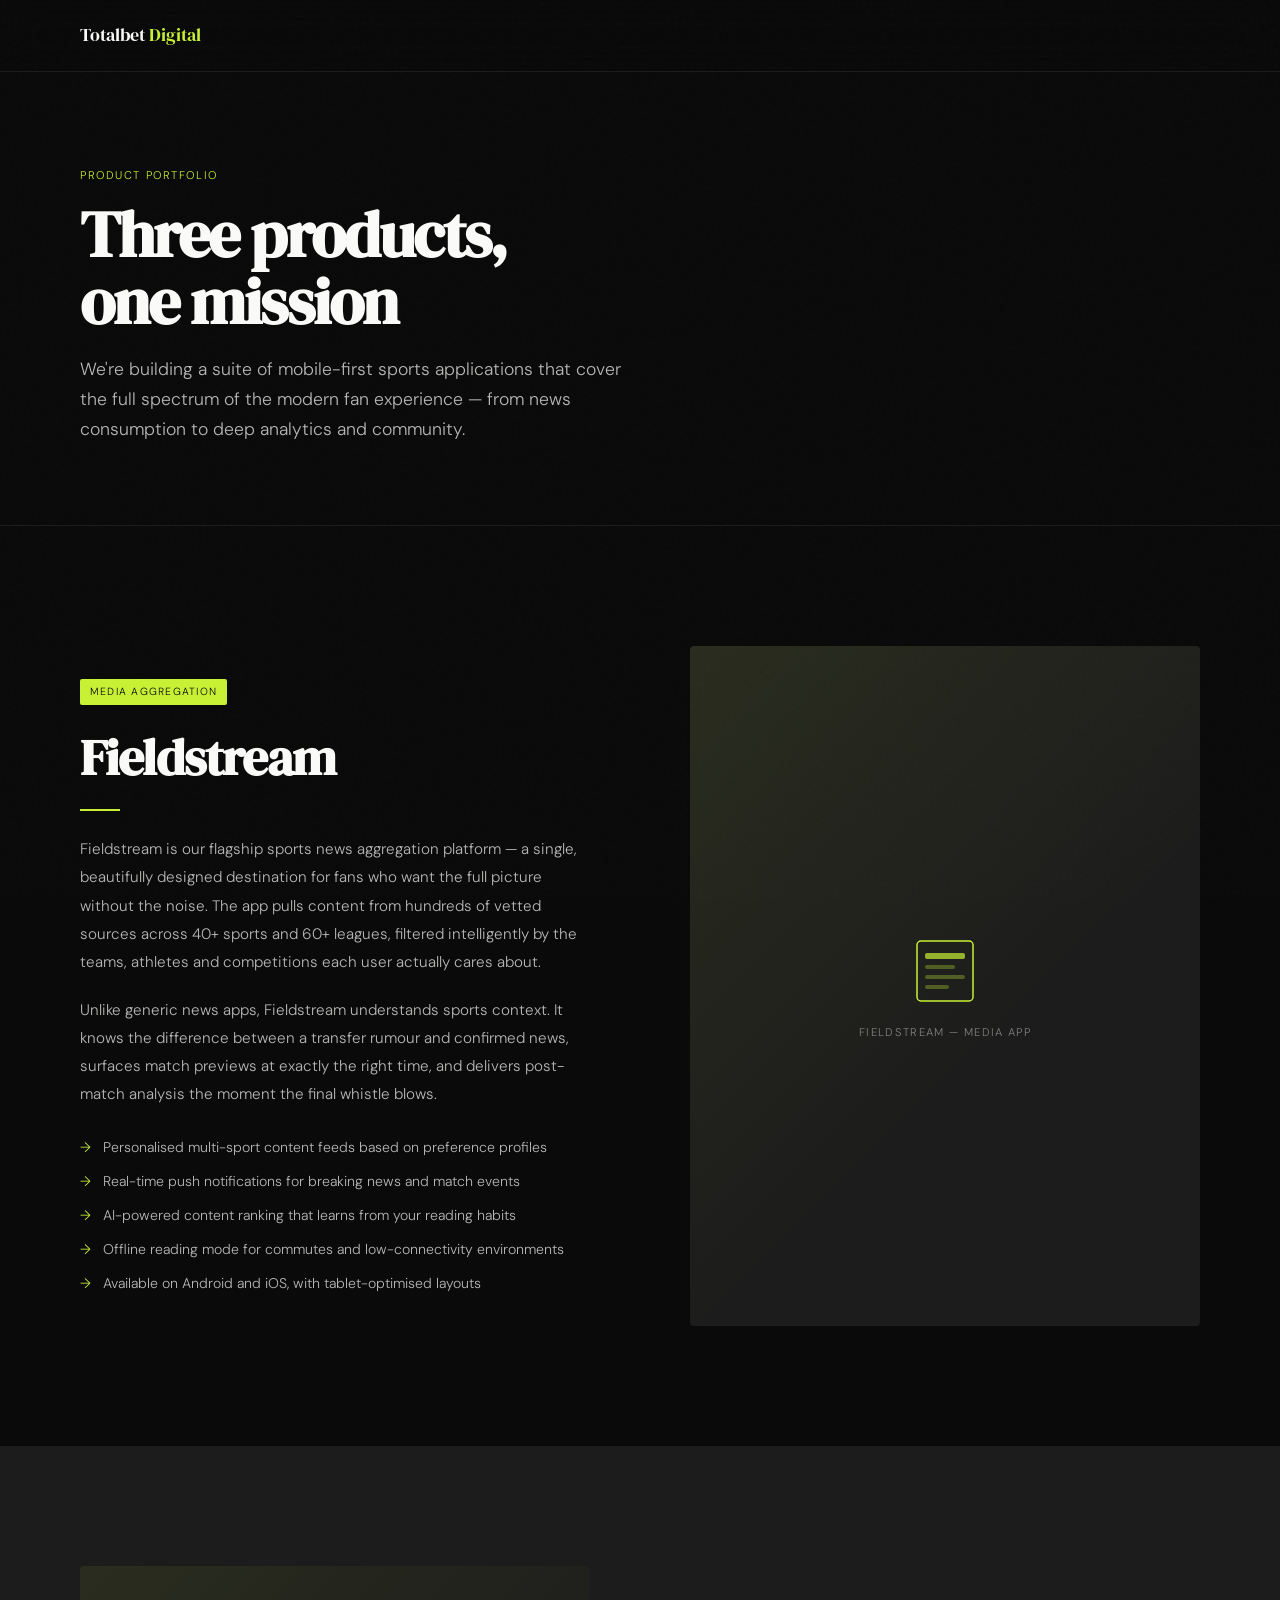
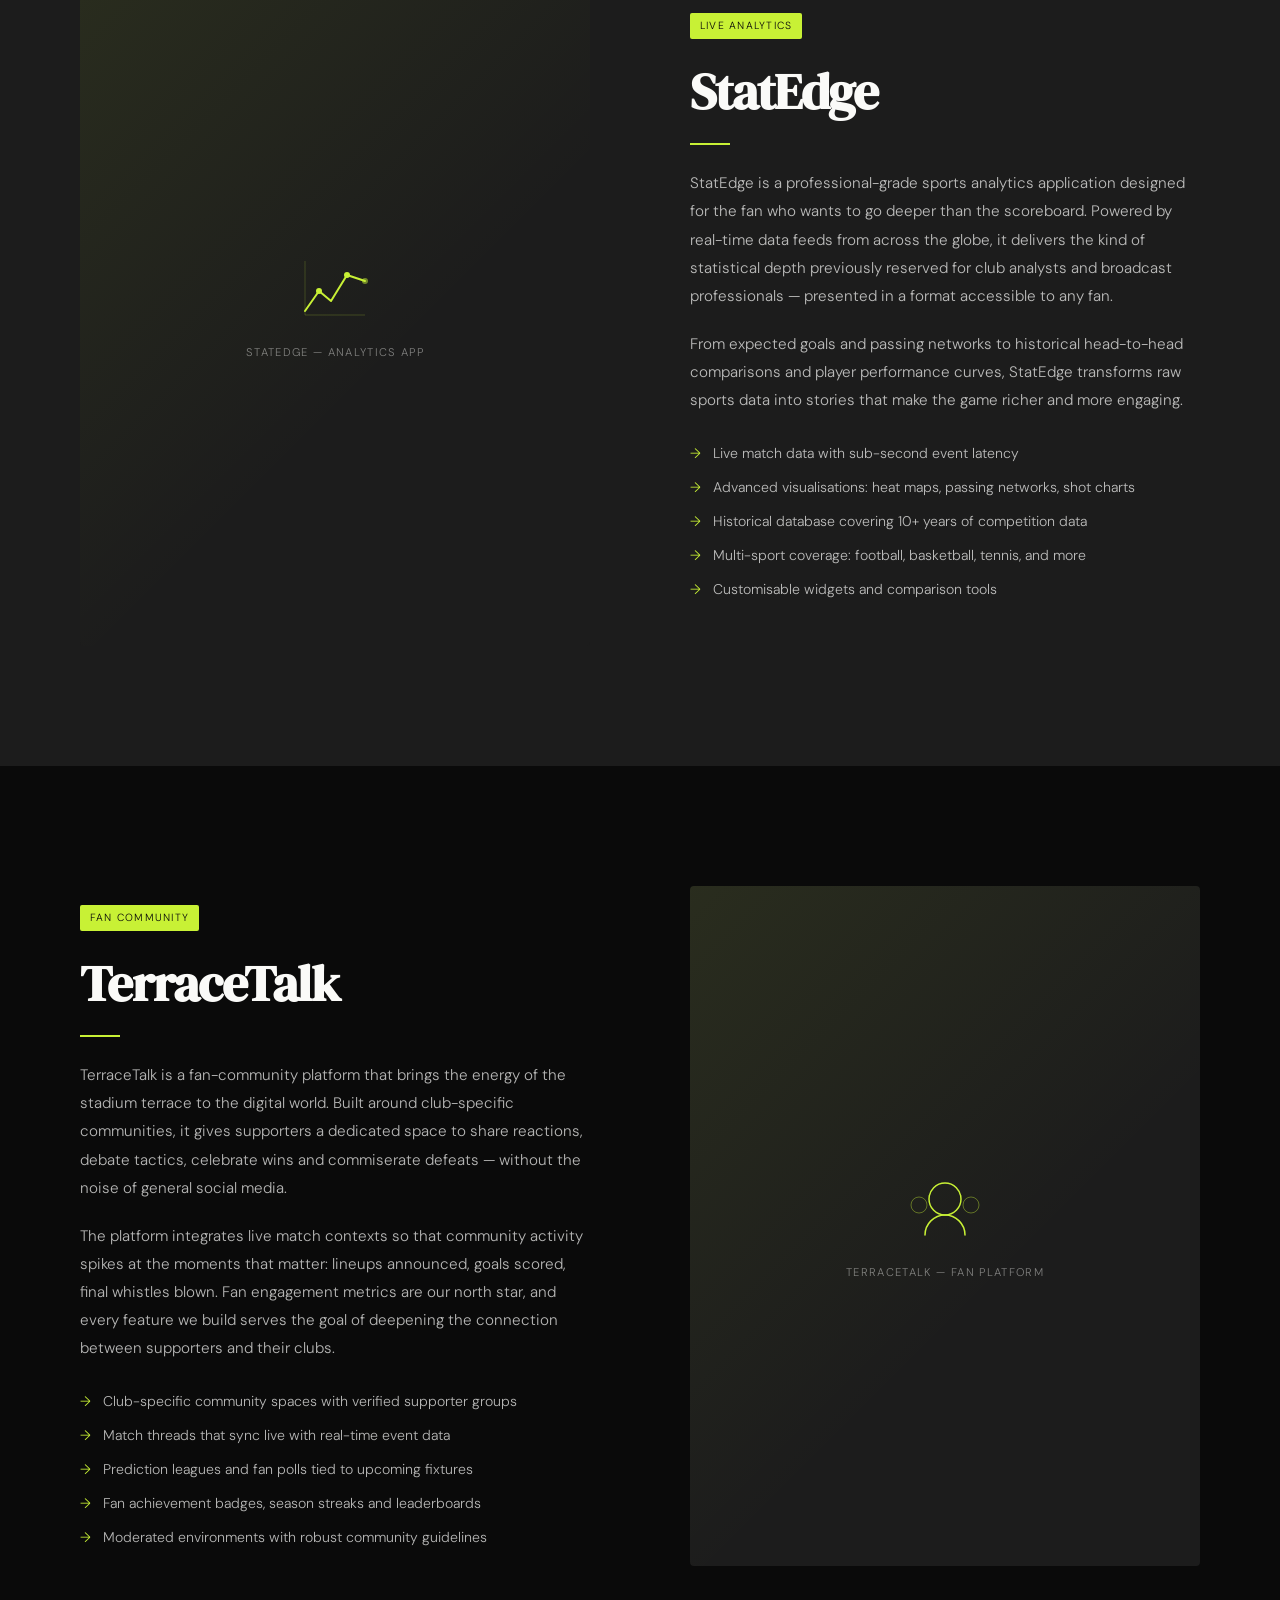
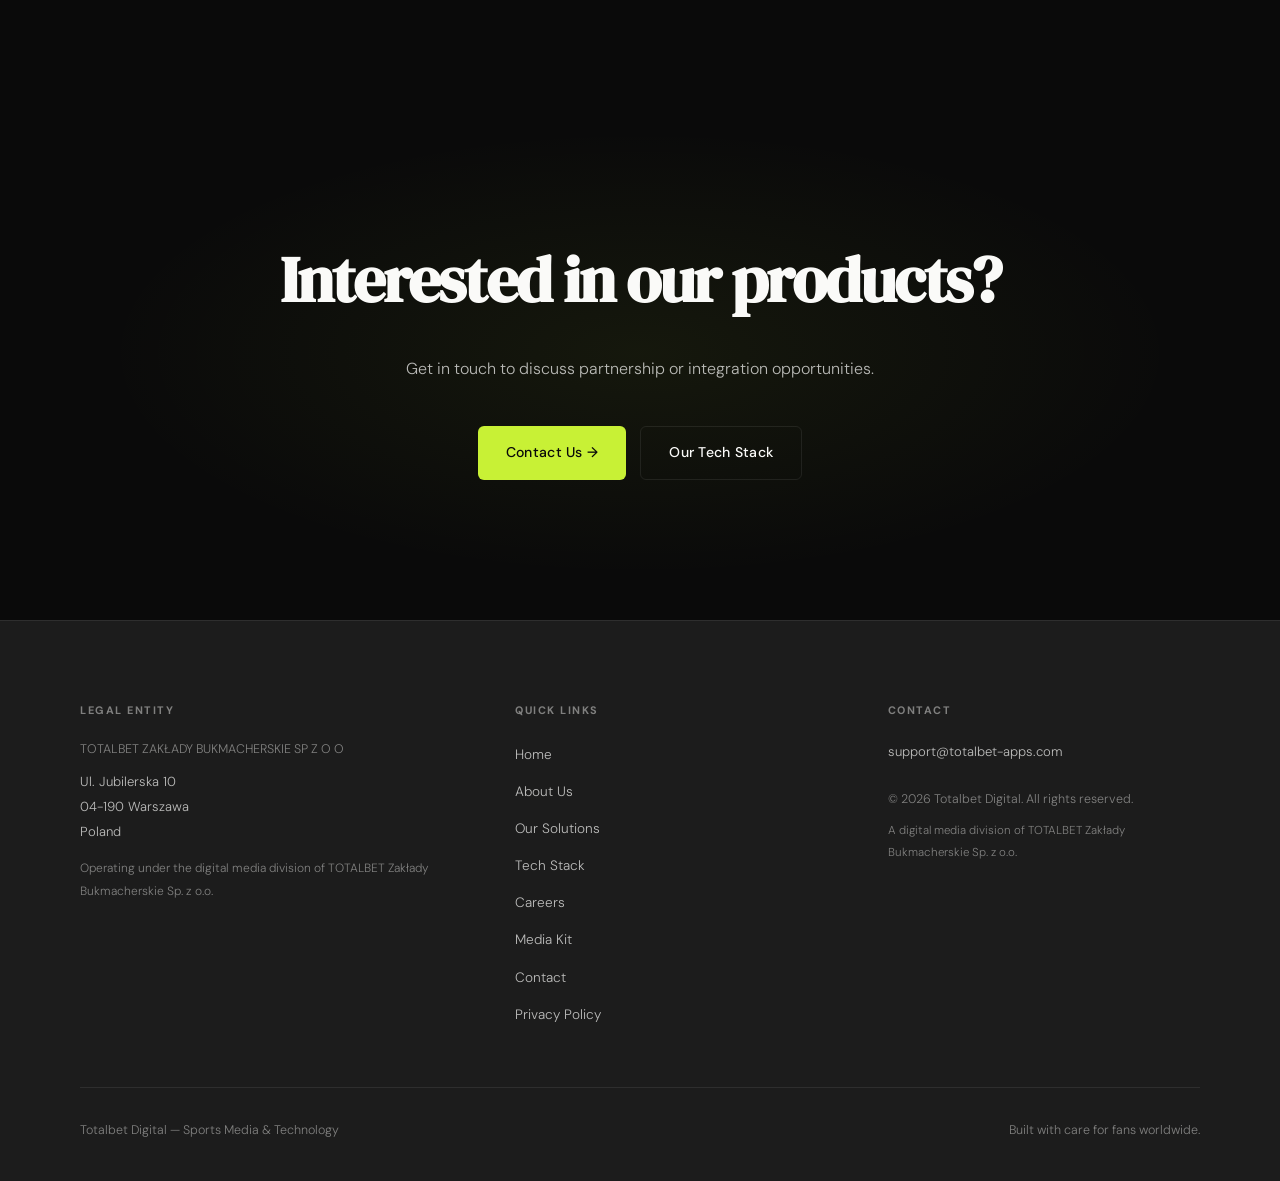
<file: solutions/index.html>
<!DOCTYPE html>
<html lang="en">
<head>
  <meta charset="UTF-8" />
  <meta name="viewport" content="width=device-width, initial-scale=1.0" />
  <title>Our Solutions — Totalbet Digital</title>
  <meta name="description" content="Discover the digital sports products built by Totalbet Digital: media aggregators, live analytics and fan engagement platforms." />
  <link rel="stylesheet" href="/style.css" />
  <link rel="icon" type="image/svg+xml" href="data:image/svg+xml,<svg xmlns='http://www.w3.org/2000/svg' viewBox='0 0 32 32'><rect width='32' height='32' fill='%230a0a0a'/><text y='22' x='4' font-size='18' fill='%23c8f135' font-family='serif'>T</text></svg>" />
</head>
<body>

<nav>
  <div class="container">
    <a href="/" class="logo">Totalbet <span>Digital</span></a>
    <button class="burger" aria-label="Open menu" aria-expanded="false">
      <span></span><span></span><span></span>
    </button>
  </div>
</nav>

<div class="fullscreen-menu" role="dialog" aria-label="Navigation menu">
  <ul class="menu-links">
    <li><a href="/">Home</a></li>
    <li><a href="/about">About Us</a></li>
    <li><a href="/solutions">Our Solutions</a></li>
    <li><a href="/tech">Tech Stack</a></li>
    <li><a href="/careers">Careers</a></li>
    <li><a href="/media">Media Kit</a></li>
    <li><a href="/contacts">Contact</a></li>
    <li><a href="/policy">Privacy Policy</a></li>
  </ul>
  <div class="menu-footer">© 2026 Totalbet Digital</div>
</div>

<div class="page-hero">
  <div class="container">
    <span class="section-eyebrow fade-up">Product Portfolio</span>
    <h1 class="fade-up">Three products,<br/>one mission</h1>
    <p class="fade-up">We're building a suite of mobile-first sports applications that cover the full spectrum of the modern fan experience — from news consumption to deep analytics and community.</p>
  </div>
</div>

<!-- PRODUCT 1 -->
<section>
  <div class="container">
    <div class="two-col">
      <div class="fade-up">
        <span class="solution-tag">Media Aggregation</span>
        <h2 class="section-title">Fieldstream</h2>
        <div class="divider"></div>
        <p style="color:var(--text-mid); font-size:0.95rem; line-height:1.85; margin-bottom:20px;">Fieldstream is our flagship sports news aggregation platform — a single, beautifully designed destination for fans who want the full picture without the noise. The app pulls content from hundreds of vetted sources across 40+ sports and 60+ leagues, filtered intelligently by the teams, athletes and competitions each user actually cares about.</p>
        <p style="color:var(--text-mid); font-size:0.95rem; line-height:1.85; margin-bottom:28px;">Unlike generic news apps, Fieldstream understands sports context. It knows the difference between a transfer rumour and confirmed news, surfaces match previews at exactly the right time, and delivers post-match analysis the moment the final whistle blows.</p>
        <ul style="list-style:none; display:flex; flex-direction:column; gap:10px;">
          <li style="font-size:0.88rem; color:var(--text-mid); display:flex; gap:12px; align-items:flex-start;"><span style="color:var(--accent); flex-shrink:0;">→</span> Personalised multi-sport content feeds based on preference profiles</li>
          <li style="font-size:0.88rem; color:var(--text-mid); display:flex; gap:12px; align-items:flex-start;"><span style="color:var(--accent); flex-shrink:0;">→</span> Real-time push notifications for breaking news and match events</li>
          <li style="font-size:0.88rem; color:var(--text-mid); display:flex; gap:12px; align-items:flex-start;"><span style="color:var(--accent); flex-shrink:0;">→</span> AI-powered content ranking that learns from your reading habits</li>
          <li style="font-size:0.88rem; color:var(--text-mid); display:flex; gap:12px; align-items:flex-start;"><span style="color:var(--accent); flex-shrink:0;">→</span> Offline reading mode for commutes and low-connectivity environments</li>
          <li style="font-size:0.88rem; color:var(--text-mid); display:flex; gap:12px; align-items:flex-start;"><span style="color:var(--accent); flex-shrink:0;">→</span> Available on Android and iOS, with tablet-optimised layouts</li>
        </ul>
      </div>
      <div class="visual-box fade-up" style="aspect-ratio:3/4;">
        <div class="visual-inner">
          <svg width="80" height="80" viewBox="0 0 80 80" fill="none">
            <rect x="12" y="10" width="56" height="60" rx="4" stroke="#c8f135" stroke-width="1.5"/>
            <rect x="20" y="22" width="40" height="6" rx="2" fill="#c8f135" opacity="0.7"/>
            <rect x="20" y="34" width="30" height="4" rx="2" fill="#c8f135" opacity="0.3"/>
            <rect x="20" y="44" width="40" height="4" rx="2" fill="#c8f135" opacity="0.3"/>
            <rect x="20" y="54" width="24" height="4" rx="2" fill="#c8f135" opacity="0.3"/>
          </svg>
          <span class="visual-label">Fieldstream — Media App</span>
        </div>
      </div>
    </div>
  </div>
</section>

<!-- PRODUCT 2 -->
<section style="background: var(--mid);">
  <div class="container">
    <div class="two-col reverse">
      <div class="fade-up">
        <span class="solution-tag">Live Analytics</span>
        <h2 class="section-title">StatEdge</h2>
        <div class="divider"></div>
        <p style="color:var(--text-mid); font-size:0.95rem; line-height:1.85; margin-bottom:20px;">StatEdge is a professional-grade sports analytics application designed for the fan who wants to go deeper than the scoreboard. Powered by real-time data feeds from across the globe, it delivers the kind of statistical depth previously reserved for club analysts and broadcast professionals — presented in a format accessible to any fan.</p>
        <p style="color:var(--text-mid); font-size:0.95rem; line-height:1.85; margin-bottom:28px;">From expected goals and passing networks to historical head-to-head comparisons and player performance curves, StatEdge transforms raw sports data into stories that make the game richer and more engaging.</p>
        <ul style="list-style:none; display:flex; flex-direction:column; gap:10px;">
          <li style="font-size:0.88rem; color:var(--text-mid); display:flex; gap:12px; align-items:flex-start;"><span style="color:var(--accent); flex-shrink:0;">→</span> Live match data with sub-second event latency</li>
          <li style="font-size:0.88rem; color:var(--text-mid); display:flex; gap:12px; align-items:flex-start;"><span style="color:var(--accent); flex-shrink:0;">→</span> Advanced visualisations: heat maps, passing networks, shot charts</li>
          <li style="font-size:0.88rem; color:var(--text-mid); display:flex; gap:12px; align-items:flex-start;"><span style="color:var(--accent); flex-shrink:0;">→</span> Historical database covering 10+ years of competition data</li>
          <li style="font-size:0.88rem; color:var(--text-mid); display:flex; gap:12px; align-items:flex-start;"><span style="color:var(--accent); flex-shrink:0;">→</span> Multi-sport coverage: football, basketball, tennis, and more</li>
          <li style="font-size:0.88rem; color:var(--text-mid); display:flex; gap:12px; align-items:flex-start;"><span style="color:var(--accent); flex-shrink:0;">→</span> Customisable widgets and comparison tools</li>
        </ul>
      </div>
      <div class="visual-box fade-up" style="aspect-ratio:3/4;">
        <div class="visual-inner">
          <svg width="80" height="80" viewBox="0 0 80 80" fill="none">
            <polyline points="10,60 24,40 36,50 52,24 70,30" stroke="#c8f135" stroke-width="2" stroke-linecap="round" stroke-linejoin="round"/>
            <circle cx="24" cy="40" r="3" fill="#c8f135"/>
            <circle cx="52" cy="24" r="3" fill="#c8f135"/>
            <circle cx="70" cy="30" r="3" fill="#c8f135" opacity="0.5"/>
            <line x1="10" y1="64" x2="70" y2="64" stroke="#c8f135" stroke-width="1" opacity="0.2"/>
            <line x1="10" y1="10" x2="10" y2="64" stroke="#c8f135" stroke-width="1" opacity="0.2"/>
          </svg>
          <span class="visual-label">StatEdge — Analytics App</span>
        </div>
      </div>
    </div>
  </div>
</section>

<!-- PRODUCT 3 -->
<section>
  <div class="container">
    <div class="two-col">
      <div class="fade-up">
        <span class="solution-tag">Fan Community</span>
        <h2 class="section-title">TerraceTalk</h2>
        <div class="divider"></div>
        <p style="color:var(--text-mid); font-size:0.95rem; line-height:1.85; margin-bottom:20px;">TerraceTalk is a fan-community platform that brings the energy of the stadium terrace to the digital world. Built around club-specific communities, it gives supporters a dedicated space to share reactions, debate tactics, celebrate wins and commiserate defeats — without the noise of general social media.</p>
        <p style="color:var(--text-mid); font-size:0.95rem; line-height:1.85; margin-bottom:28px;">The platform integrates live match contexts so that community activity spikes at the moments that matter: lineups announced, goals scored, final whistles blown. Fan engagement metrics are our north star, and every feature we build serves the goal of deepening the connection between supporters and their clubs.</p>
        <ul style="list-style:none; display:flex; flex-direction:column; gap:10px;">
          <li style="font-size:0.88rem; color:var(--text-mid); display:flex; gap:12px; align-items:flex-start;"><span style="color:var(--accent); flex-shrink:0;">→</span> Club-specific community spaces with verified supporter groups</li>
          <li style="font-size:0.88rem; color:var(--text-mid); display:flex; gap:12px; align-items:flex-start;"><span style="color:var(--accent); flex-shrink:0;">→</span> Match threads that sync live with real-time event data</li>
          <li style="font-size:0.88rem; color:var(--text-mid); display:flex; gap:12px; align-items:flex-start;"><span style="color:var(--accent); flex-shrink:0;">→</span> Prediction leagues and fan polls tied to upcoming fixtures</li>
          <li style="font-size:0.88rem; color:var(--text-mid); display:flex; gap:12px; align-items:flex-start;"><span style="color:var(--accent); flex-shrink:0;">→</span> Fan achievement badges, season streaks and leaderboards</li>
          <li style="font-size:0.88rem; color:var(--text-mid); display:flex; gap:12px; align-items:flex-start;"><span style="color:var(--accent); flex-shrink:0;">→</span> Moderated environments with robust community guidelines</li>
        </ul>
      </div>
      <div class="visual-box fade-up" style="aspect-ratio:3/4;">
        <div class="visual-inner">
          <svg width="80" height="80" viewBox="0 0 80 80" fill="none">
            <circle cx="40" cy="28" r="16" stroke="#c8f135" stroke-width="1.5"/>
            <path d="M20 64c0-11 9-20 20-20s20 9 20 20" stroke="#c8f135" stroke-width="1.5" stroke-linecap="round"/>
            <circle cx="14" cy="34" r="8" stroke="#c8f135" stroke-width="1" opacity="0.4"/>
            <circle cx="66" cy="34" r="8" stroke="#c8f135" stroke-width="1" opacity="0.4"/>
          </svg>
          <span class="visual-label">TerraceTalk — Fan Platform</span>
        </div>
      </div>
    </div>
  </div>
</section>

<!-- CTA -->
<section class="cta-section">
  <div class="container">
    <h2 class="fade-up">Interested in our products?</h2>
    <p class="fade-up">Get in touch to discuss partnership or integration opportunities.</p>
    <div class="hero-cta" style="justify-content:center;">
      <a href="/contacts" class="btn btn-accent fade-up">Contact Us →</a>
      <a href="/tech" class="btn btn-outline fade-up">Our Tech Stack</a>
    </div>
  </div>
</section>

<footer>
  <div class="container">
    <div class="footer-grid">
      <div class="footer-col">
        <h5>Legal Entity</h5>
        <div class="company-name">TOTALBET ZAKŁADY BUKMACHERSKIE SP Z O O</div>
        <address>Ul. Jubilerska 10<br/>04-190 Warszawa<br/>Poland</address>
        <p style="margin-top:12px; font-size:0.75rem; color:var(--text-dim);">Operating under the digital media division of TOTALBET Zakłady Bukmacherskie Sp. z o.o.</p>
      </div>
      <div class="footer-col">
        <h5>Quick Links</h5>
        <ul class="footer-links">
          <li><a href="/">Home</a></li><li><a href="/about">About Us</a></li>
          <li><a href="/solutions">Our Solutions</a></li><li><a href="/tech">Tech Stack</a></li>
          <li><a href="/careers">Careers</a></li><li><a href="/media">Media Kit</a></li>
          <li><a href="/contacts">Contact</a></li><li><a href="/policy">Privacy Policy</a></li>
        </ul>
      </div>
      <div class="footer-col">
        <h5>Contact</h5>
        <div class="footer-contact"><p><a href="mailto:support@totalbet-apps.com">support@totalbet-apps.com</a></p></div>
        <p style="margin-top:24px; font-size:0.78rem; color:var(--text-dim);">© 2026 Totalbet Digital. All rights reserved.</p>
        <p style="margin-top:8px; font-size:0.72rem; color:var(--text-dim);">A digital media division of TOTALBET Zakłady Bukmacherskie Sp. z o.o.</p>
      </div>
    </div>
    <div class="footer-bottom">
      <p>Totalbet Digital — Sports Media & Technology</p>
      <p>Built with care for fans worldwide.</p>
    </div>
  </div>
</footer>

<script src="/script.js"></script>
</body>
</html>
</file>
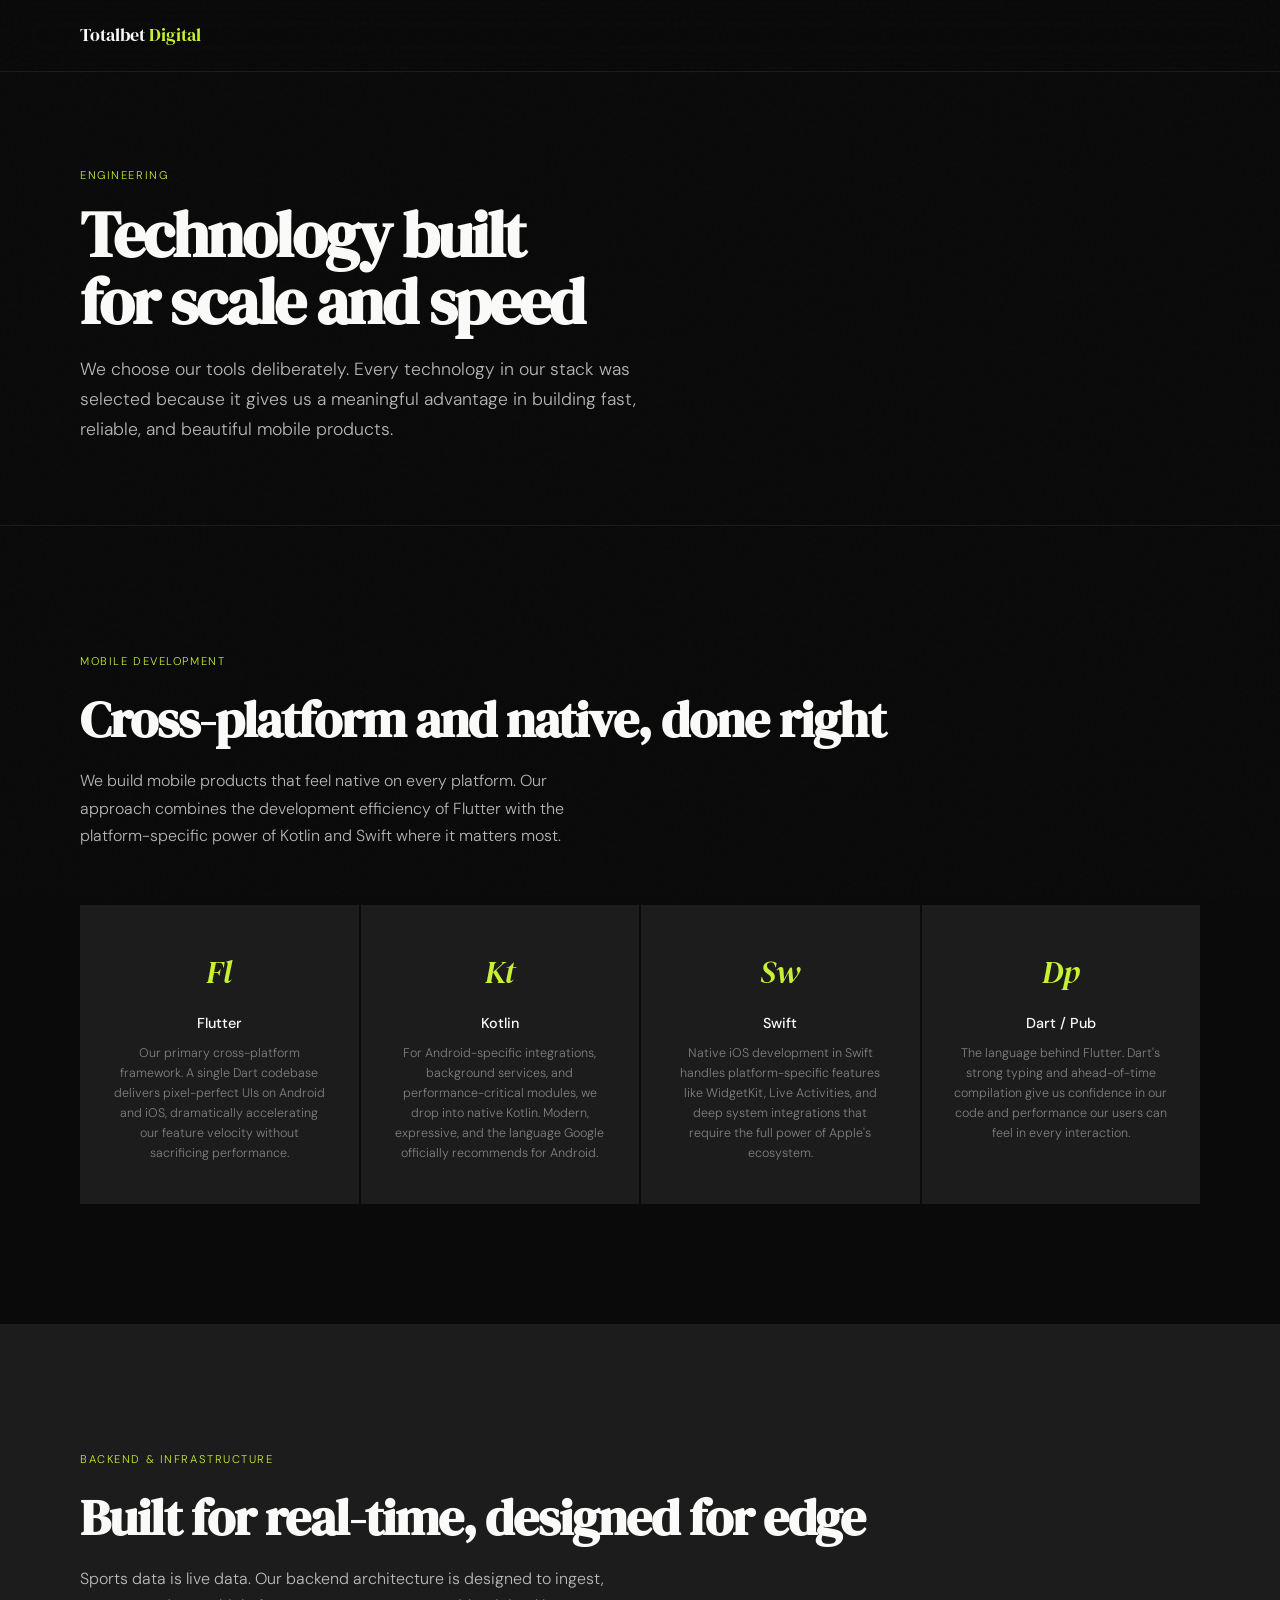
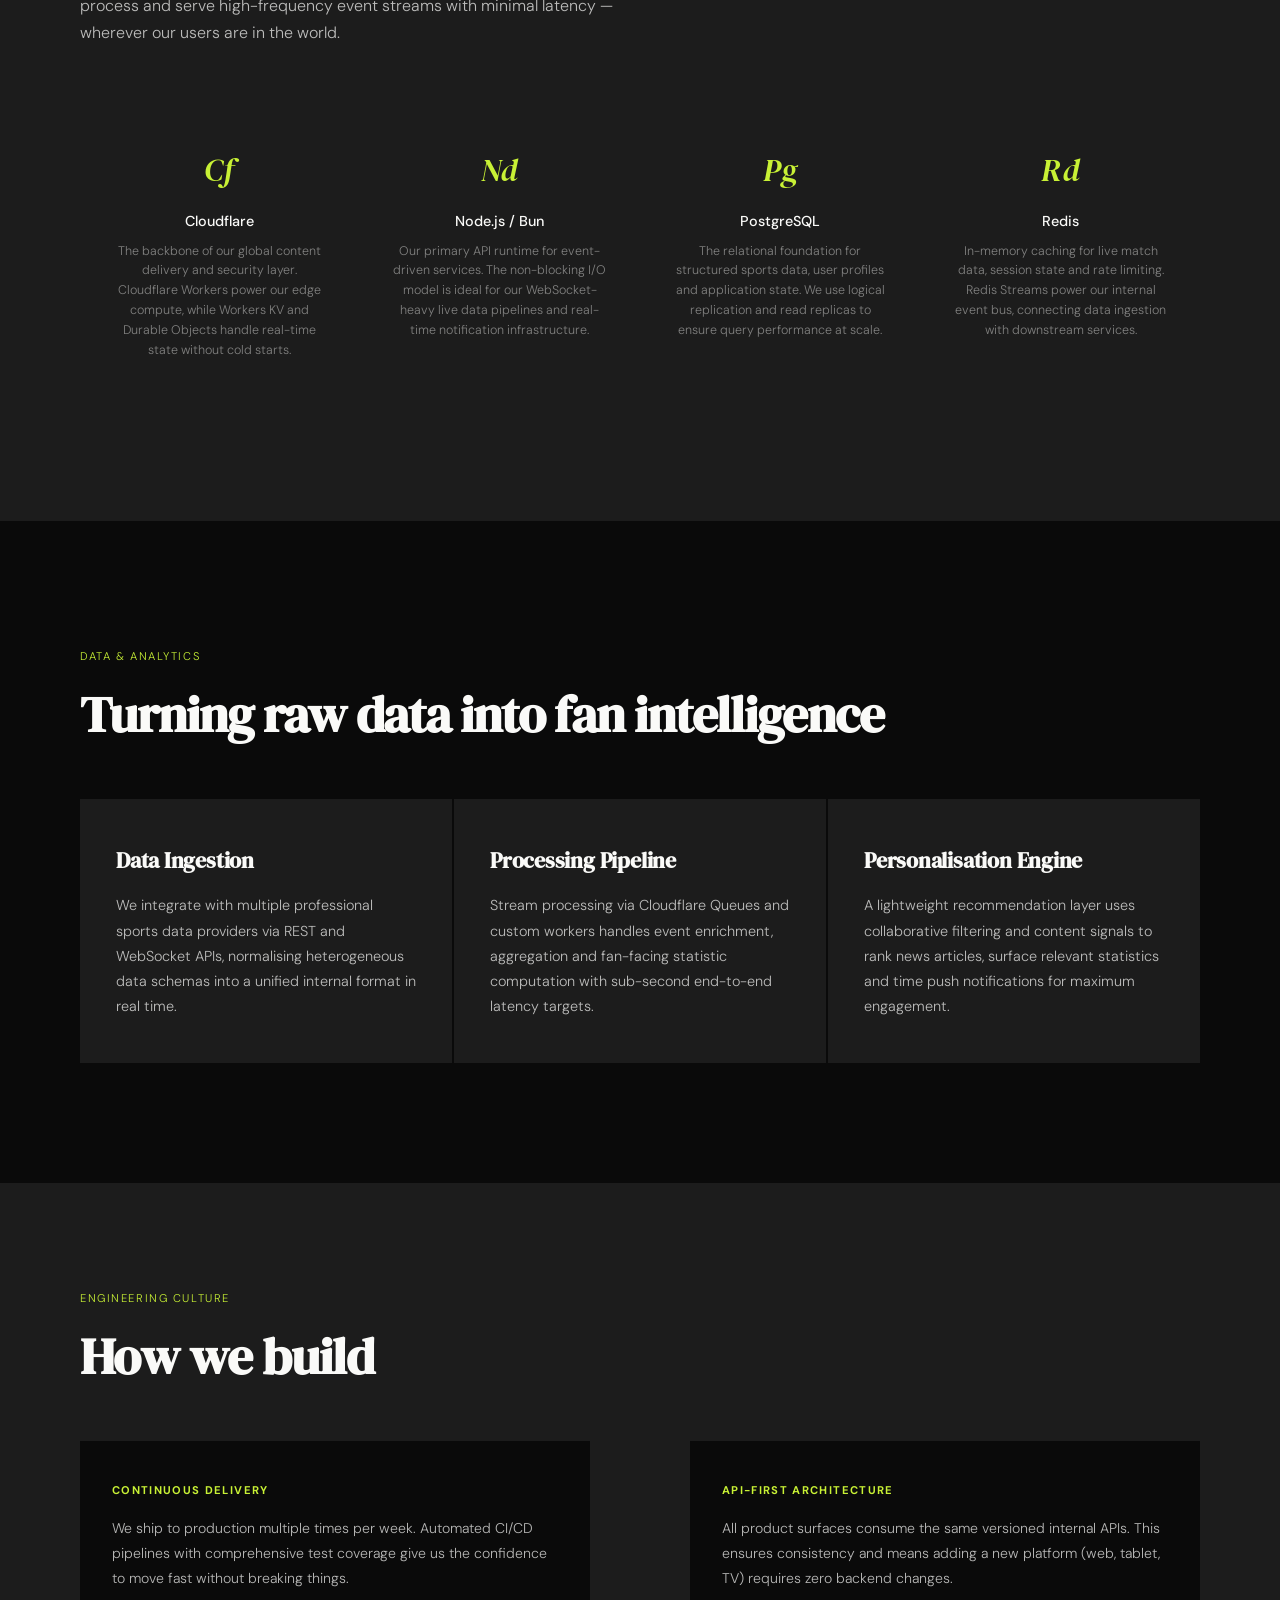
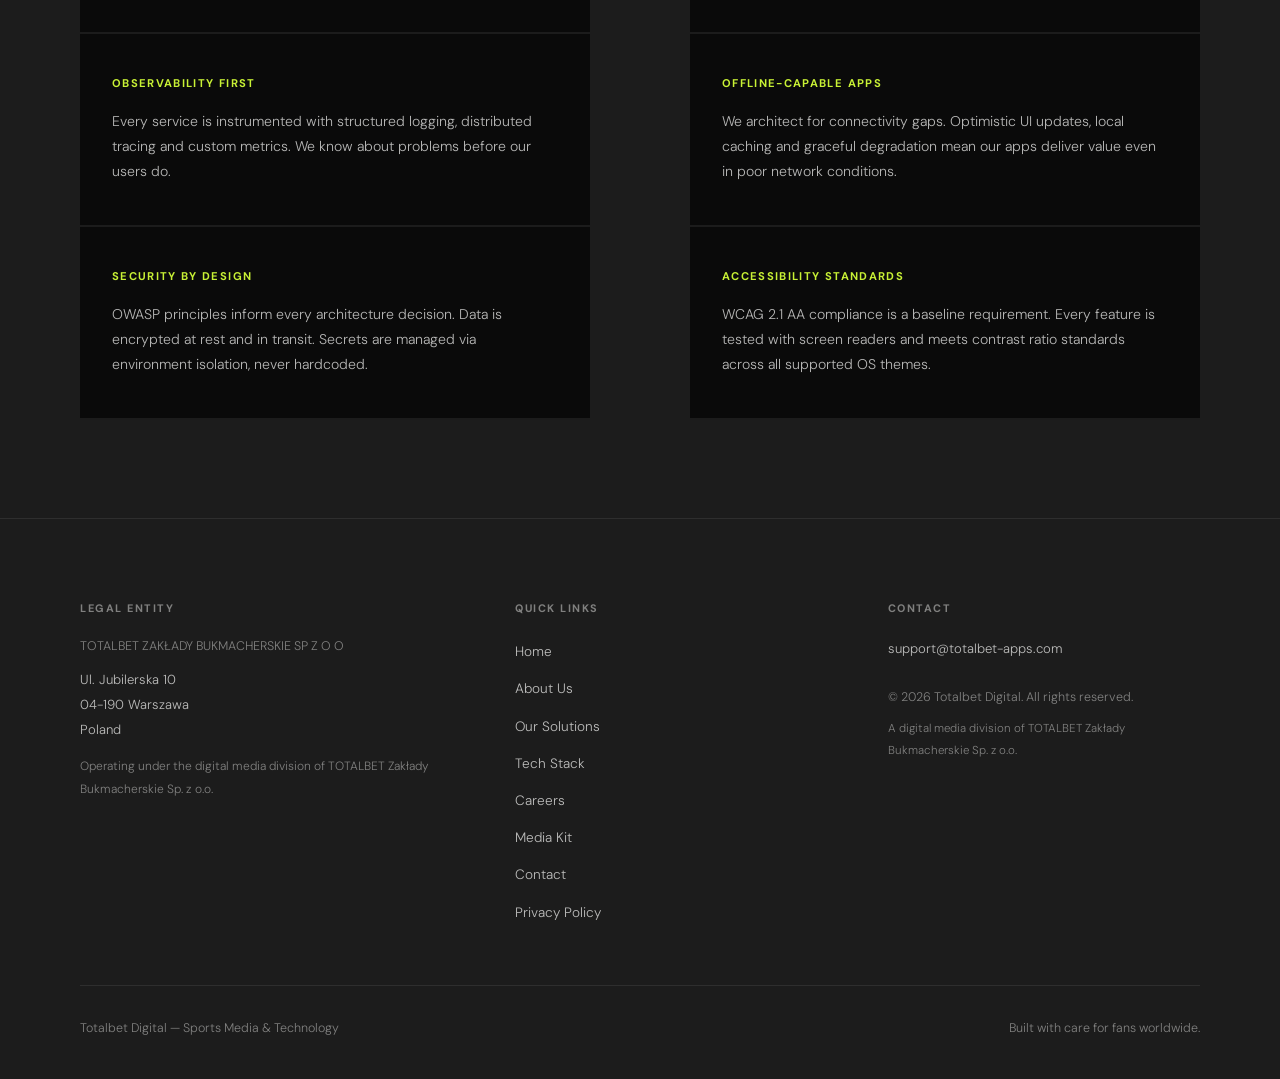
<file: tech/index.html>
<!DOCTYPE html>
<html lang="en">
<head>
  <meta charset="UTF-8" />
  <meta name="viewport" content="width=device-width, initial-scale=1.0" />
  <title>Tech Stack — Totalbet Digital</title>
  <meta name="description" content="The modern technology stack powering Totalbet Digital's mobile sports applications — Flutter, Kotlin, Swift, Cloudflare and more." />
  <link rel="stylesheet" href="/style.css" />
  <link rel="icon" type="image/svg+xml" href="data:image/svg+xml,<svg xmlns='http://www.w3.org/2000/svg' viewBox='0 0 32 32'><rect width='32' height='32' fill='%230a0a0a'/><text y='22' x='4' font-size='18' fill='%23c8f135' font-family='serif'>T</text></svg>" />
</head>
<body>

<nav>
  <div class="container">
    <a href="/" class="logo">Totalbet <span>Digital</span></a>
    <button class="burger" aria-label="Open menu" aria-expanded="false">
      <span></span><span></span><span></span>
    </button>
  </div>
</nav>

<div class="fullscreen-menu" role="dialog" aria-label="Navigation menu">
  <ul class="menu-links">
    <li><a href="/">Home</a></li>
    <li><a href="/about">About Us</a></li>
    <li><a href="/solutions">Our Solutions</a></li>
    <li><a href="/tech">Tech Stack</a></li>
    <li><a href="/careers">Careers</a></li>
    <li><a href="/media">Media Kit</a></li>
    <li><a href="/contacts">Contact</a></li>
    <li><a href="/policy">Privacy Policy</a></li>
  </ul>
  <div class="menu-footer">© 2026 Totalbet Digital</div>
</div>

<div class="page-hero">
  <div class="container">
    <span class="section-eyebrow fade-up">Engineering</span>
    <h1 class="fade-up">Technology built<br/>for scale and speed</h1>
    <p class="fade-up">We choose our tools deliberately. Every technology in our stack was selected because it gives us a meaningful advantage in building fast, reliable, and beautiful mobile products.</p>
  </div>
</div>

<!-- MOBILE -->
<section>
  <div class="container">
    <span class="section-eyebrow fade-up">Mobile Development</span>
    <h2 class="section-title fade-up">Cross-platform and native, done right</h2>
    <p class="section-sub fade-up" style="margin-bottom:0;">We build mobile products that feel native on every platform. Our approach combines the development efficiency of Flutter with the platform-specific power of Kotlin and Swift where it matters most.</p>

    <div class="tech-grid" style="margin-top:56px;">
      <div class="tech-item fade-up">
        <div class="tech-logo">Fl</div>
        <h4>Flutter</h4>
        <p>Our primary cross-platform framework. A single Dart codebase delivers pixel-perfect UIs on Android and iOS, dramatically accelerating our feature velocity without sacrificing performance.</p>
      </div>
      <div class="tech-item fade-up">
        <div class="tech-logo">Kt</div>
        <h4>Kotlin</h4>
        <p>For Android-specific integrations, background services, and performance-critical modules, we drop into native Kotlin. Modern, expressive, and the language Google officially recommends for Android.</p>
      </div>
      <div class="tech-item fade-up">
        <div class="tech-logo">Sw</div>
        <h4>Swift</h4>
        <p>Native iOS development in Swift handles platform-specific features like WidgetKit, Live Activities, and deep system integrations that require the full power of Apple's ecosystem.</p>
      </div>
      <div class="tech-item fade-up">
        <div class="tech-logo">Dp</div>
        <h4>Dart / Pub</h4>
        <p>The language behind Flutter. Dart's strong typing and ahead-of-time compilation give us confidence in our code and performance our users can feel in every interaction.</p>
      </div>
    </div>
  </div>
</section>

<!-- BACKEND & INFRA -->
<section style="background: var(--mid);">
  <div class="container">
    <span class="section-eyebrow fade-up">Backend & Infrastructure</span>
    <h2 class="section-title fade-up">Built for real-time, designed for edge</h2>
    <p class="section-sub fade-up" style="margin-bottom:0;">Sports data is live data. Our backend architecture is designed to ingest, process and serve high-frequency event streams with minimal latency — wherever our users are in the world.</p>

    <div class="tech-grid" style="margin-top:56px;">
      <div class="tech-item fade-up">
        <div class="tech-logo">Cf</div>
        <h4>Cloudflare</h4>
        <p>The backbone of our global content delivery and security layer. Cloudflare Workers power our edge compute, while Workers KV and Durable Objects handle real-time state without cold starts.</p>
      </div>
      <div class="tech-item fade-up">
        <div class="tech-logo">Nd</div>
        <h4>Node.js / Bun</h4>
        <p>Our primary API runtime for event-driven services. The non-blocking I/O model is ideal for our WebSocket-heavy live data pipelines and real-time notification infrastructure.</p>
      </div>
      <div class="tech-item fade-up">
        <div class="tech-logo">Pg</div>
        <h4>PostgreSQL</h4>
        <p>The relational foundation for structured sports data, user profiles and application state. We use logical replication and read replicas to ensure query performance at scale.</p>
      </div>
      <div class="tech-item fade-up">
        <div class="tech-logo">Rd</div>
        <h4>Redis</h4>
        <p>In-memory caching for live match data, session state and rate limiting. Redis Streams power our internal event bus, connecting data ingestion with downstream services.</p>
      </div>
    </div>
  </div>
</section>

<!-- DATA & ANALYTICS -->
<section>
  <div class="container">
    <span class="section-eyebrow fade-up">Data & Analytics</span>
    <h2 class="section-title fade-up">Turning raw data into fan intelligence</h2>
    <div class="cards-grid" style="margin-top:56px;">
      <div class="card fade-up">
        <h3>Data Ingestion</h3>
        <p>We integrate with multiple professional sports data providers via REST and WebSocket APIs, normalising heterogeneous data schemas into a unified internal format in real time.</p>
      </div>
      <div class="card fade-up">
        <h3>Processing Pipeline</h3>
        <p>Stream processing via Cloudflare Queues and custom workers handles event enrichment, aggregation and fan-facing statistic computation with sub-second end-to-end latency targets.</p>
      </div>
      <div class="card fade-up">
        <h3>Personalisation Engine</h3>
        <p>A lightweight recommendation layer uses collaborative filtering and content signals to rank news articles, surface relevant statistics and time push notifications for maximum engagement.</p>
      </div>
    </div>
  </div>
</section>

<!-- PRINCIPLES -->
<section style="background: var(--mid); padding: 100px 0;">
  <div class="container">
    <span class="section-eyebrow fade-up">Engineering Culture</span>
    <h2 class="section-title fade-up">How we build</h2>
    <div class="two-col" style="margin-top:56px; align-items:flex-start;">
      <div style="display:flex; flex-direction:column; gap:2px;" class="fade-up">
        <div class="info-block" style="background:var(--black);">
          <h4>Continuous Delivery</h4>
          <p>We ship to production multiple times per week. Automated CI/CD pipelines with comprehensive test coverage give us the confidence to move fast without breaking things.</p>
        </div>
        <div class="info-block" style="background:var(--black);">
          <h4>Observability First</h4>
          <p>Every service is instrumented with structured logging, distributed tracing and custom metrics. We know about problems before our users do.</p>
        </div>
        <div class="info-block" style="background:var(--black);">
          <h4>Security by Design</h4>
          <p>OWASP principles inform every architecture decision. Data is encrypted at rest and in transit. Secrets are managed via environment isolation, never hardcoded.</p>
        </div>
      </div>
      <div style="display:flex; flex-direction:column; gap:2px;" class="fade-up">
        <div class="info-block" style="background:var(--black);">
          <h4>API-First Architecture</h4>
          <p>All product surfaces consume the same versioned internal APIs. This ensures consistency and means adding a new platform (web, tablet, TV) requires zero backend changes.</p>
        </div>
        <div class="info-block" style="background:var(--black);">
          <h4>Offline-Capable Apps</h4>
          <p>We architect for connectivity gaps. Optimistic UI updates, local caching and graceful degradation mean our apps deliver value even in poor network conditions.</p>
        </div>
        <div class="info-block" style="background:var(--black);">
          <h4>Accessibility Standards</h4>
          <p>WCAG 2.1 AA compliance is a baseline requirement. Every feature is tested with screen readers and meets contrast ratio standards across all supported OS themes.</p>
        </div>
      </div>
    </div>
  </div>
</section>

<footer>
  <div class="container">
    <div class="footer-grid">
      <div class="footer-col">
        <h5>Legal Entity</h5>
        <div class="company-name">TOTALBET ZAKŁADY BUKMACHERSKIE SP Z O O</div>
        <address>Ul. Jubilerska 10<br/>04-190 Warszawa<br/>Poland</address>
        <p style="margin-top:12px; font-size:0.75rem; color:var(--text-dim);">Operating under the digital media division of TOTALBET Zakłady Bukmacherskie Sp. z o.o.</p>
      </div>
      <div class="footer-col">
        <h5>Quick Links</h5>
        <ul class="footer-links">
          <li><a href="/">Home</a></li><li><a href="/about">About Us</a></li>
          <li><a href="/solutions">Our Solutions</a></li><li><a href="/tech">Tech Stack</a></li>
          <li><a href="/careers">Careers</a></li><li><a href="/media">Media Kit</a></li>
          <li><a href="/contacts">Contact</a></li><li><a href="/policy">Privacy Policy</a></li>
        </ul>
      </div>
      <div class="footer-col">
        <h5>Contact</h5>
        <div class="footer-contact"><p><a href="mailto:support@totalbet-apps.com">support@totalbet-apps.com</a></p></div>
        <p style="margin-top:24px; font-size:0.78rem; color:var(--text-dim);">© 2026 Totalbet Digital. All rights reserved.</p>
        <p style="margin-top:8px; font-size:0.72rem; color:var(--text-dim);">A digital media division of TOTALBET Zakłady Bukmacherskie Sp. z o.o.</p>
      </div>
    </div>
    <div class="footer-bottom">
      <p>Totalbet Digital — Sports Media & Technology</p>
      <p>Built with care for fans worldwide.</p>
    </div>
  </div>
</footer>

<script src="/script.js"></script>
</body>
</html>
</file>
<file: style.css>
/* ============================================
   TOTALBET DIGITAL — Global Stylesheet
   ============================================ */

@import url('https://fonts.googleapis.com/css2?family=DM+Sans:ital,opsz,wght@0,9..40,300;0,9..40,400;0,9..40,500;0,9..40,600;1,9..40,300&family=DM+Serif+Display:ital@0;1&display=swap');

:root {
  --black: #0a0a0a;
  --white: #fafaf8;
  --accent: #c8f135;
  --accent-dim: #a8d120;
  --mid: #1c1c1c;
  --border: rgba(255,255,255,0.08);
  --text-dim: rgba(250,250,248,0.45);
  --text-mid: rgba(250,250,248,0.72);
  --serif: 'DM Serif Display', Georgia, serif;
  --sans: 'DM Sans', system-ui, sans-serif;
  --ease: cubic-bezier(0.16, 1, 0.3, 1);
  --max: 1200px;
  --nav-h: 72px;
}

*, *::before, *::after { box-sizing: border-box; margin: 0; padding: 0; }

html { scroll-behavior: smooth; font-size: 16px; }

body {
  background: var(--black);
  color: var(--white);
  font-family: var(--sans);
  font-weight: 300;
  line-height: 1.7;
  overflow-x: hidden;
  -webkit-font-smoothing: antialiased;
}

a { color: inherit; text-decoration: none; }
img { display: block; max-width: 100%; }
button { border: none; cursor: pointer; font-family: var(--sans); }

/* ── NOISE OVERLAY ── */
body::after {
  content: '';
  position: fixed;
  inset: 0;
  background-image: url("data:image/svg+xml,%3Csvg viewBox='0 0 256 256' xmlns='http://www.w3.org/2000/svg'%3E%3Cfilter id='n'%3E%3CfeTurbulence type='fractalNoise' baseFrequency='0.9' numOctaves='4' stitchTiles='stitch'/%3E%3C/filter%3E%3Crect width='100%25' height='100%25' filter='url(%23n)' opacity='0.03'/%3E%3C/svg%3E");
  pointer-events: none;
  z-index: 9999;
  opacity: 0.4;
}

/* ── LAYOUT ── */
.container {
  max-width: var(--max);
  margin: 0 auto;
  padding: 0 40px;
}

section { padding: 120px 0; }

/* ── NAVIGATION ── */
nav {
  position: fixed;
  top: 0; left: 0; right: 0;
  height: var(--nav-h);
  z-index: 1000;
  display: flex;
  align-items: center;
  background: rgba(10,10,10,0.8);
  backdrop-filter: blur(20px) saturate(180%);
  border-bottom: 1px solid var(--border);
  transition: background 0.3s var(--ease);
}

nav .container {
  width: 100%;
  display: flex;
  align-items: center;
  justify-content: space-between;
}

.logo {
  font-family: var(--serif);
  font-size: 1.15rem;
  letter-spacing: -0.01em;
  color: var(--white);
  line-height: 1;
}
.logo span { color: var(--accent); }

/* ── BURGER ── */
.burger {
  width: 44px; height: 44px;
  background: transparent;
  display: flex;
  flex-direction: column;
  justify-content: center;
  gap: 5.5px;
  padding: 8px;
  border-radius: 6px;
  transition: background 0.2s;
  z-index: 1100;
  position: relative;
}
.burger:hover { background: rgba(255,255,255,0.06); }
.burger span {
  display: block;
  height: 1.5px;
  background: var(--white);
  border-radius: 2px;
  transition: transform 0.35s var(--ease), opacity 0.25s;
  transform-origin: center;
}

body.menu-open .burger span:nth-child(1) { transform: translateY(7px) rotate(45deg); }
body.menu-open .burger span:nth-child(2) { opacity: 0; transform: scaleX(0); }
body.menu-open .burger span:nth-child(3) { transform: translateY(-7px) rotate(-45deg); }

/* ── FULL-SCREEN MENU ── */
.fullscreen-menu {
  position: fixed;
  inset: 0;
  background: var(--black);
  z-index: 1050;
  display: flex;
  flex-direction: column;
  justify-content: center;
  align-items: flex-start;
  padding: 0 40px 0 calc((100vw - var(--max)) / 2 + 40px);
  opacity: 0;
  visibility: hidden;
  transition: opacity 0.4s var(--ease), visibility 0.4s;
}
.fullscreen-menu::before {
  content: '';
  position: absolute;
  top: 0; right: 0;
  width: 50%;
  height: 100%;
  background: radial-gradient(ellipse at 80% 50%, rgba(200,241,53,0.05) 0%, transparent 70%);
  pointer-events: none;
}

body.menu-open .fullscreen-menu {
  opacity: 1;
  visibility: visible;
}

.fullscreen-menu nav-label {
  display: block;
  font-size: 0.7rem;
  letter-spacing: 0.15em;
  text-transform: uppercase;
  color: var(--text-dim);
  margin-bottom: 40px;
}

.menu-links {
  list-style: none;
  display: flex;
  flex-direction: column;
  gap: 8px;
}

.menu-links li { overflow: hidden; }

.menu-links a {
  font-family: var(--serif);
  font-size: clamp(2rem, 5vw, 4rem);
  line-height: 1.15;
  color: var(--text-mid);
  display: inline-block;
  transition: color 0.25s, transform 0.25s var(--ease);
  transform: translateY(100%);
}

body.menu-open .menu-links a {
  transform: translateY(0);
  transition: color 0.25s, transform 0.5s var(--ease);
}
body.menu-open .menu-links li:nth-child(1) a { transition-delay: 0.05s; }
body.menu-open .menu-links li:nth-child(2) a { transition-delay: 0.08s; }
body.menu-open .menu-links li:nth-child(3) a { transition-delay: 0.11s; }
body.menu-open .menu-links li:nth-child(4) a { transition-delay: 0.14s; }
body.menu-open .menu-links li:nth-child(5) a { transition-delay: 0.17s; }
body.menu-open .menu-links li:nth-child(6) a { transition-delay: 0.20s; }
body.menu-open .menu-links li:nth-child(7) a { transition-delay: 0.23s; }
body.menu-open .menu-links li:nth-child(8) a { transition-delay: 0.26s; }

.menu-links a:hover { color: var(--accent); }
.menu-links a.active { color: var(--white); }

.menu-footer {
  position: absolute;
  bottom: 40px;
  left: calc((100vw - var(--max)) / 2 + 40px);
  font-size: 0.78rem;
  color: var(--text-dim);
}

/* ── HERO ── */
.hero {
  min-height: 100vh;
  display: flex;
  align-items: center;
  position: relative;
  overflow: hidden;
  padding-top: var(--nav-h);
}

.hero-bg {
  position: absolute;
  inset: 0;
  background:
    radial-gradient(ellipse 80% 60% at 70% 50%, rgba(200,241,53,0.07) 0%, transparent 65%),
    radial-gradient(ellipse 40% 40% at 20% 80%, rgba(200,241,53,0.04) 0%, transparent 60%);
}

.hero-grid {
  position: absolute;
  inset: 0;
  background-image: linear-gradient(rgba(255,255,255,0.025) 1px, transparent 1px),
                    linear-gradient(90deg, rgba(255,255,255,0.025) 1px, transparent 1px);
  background-size: 60px 60px;
  mask-image: radial-gradient(ellipse 80% 80% at 50% 50%, black 30%, transparent 100%);
}

.hero-content { position: relative; max-width: 780px; }

.hero-eyebrow {
  display: inline-flex;
  align-items: center;
  gap: 8px;
  font-size: 0.72rem;
  letter-spacing: 0.14em;
  text-transform: uppercase;
  color: var(--accent);
  margin-bottom: 32px;
  padding: 6px 14px;
  border: 1px solid rgba(200,241,53,0.3);
  border-radius: 100px;
}
.hero-eyebrow::before {
  content: '';
  width: 6px; height: 6px;
  border-radius: 50%;
  background: var(--accent);
  animation: pulse 2s infinite;
}
@keyframes pulse {
  0%, 100% { opacity: 1; transform: scale(1); }
  50% { opacity: 0.5; transform: scale(0.8); }
}

.hero h1 {
  font-family: var(--serif);
  font-size: clamp(3rem, 7vw, 6.5rem);
  line-height: 1.04;
  letter-spacing: -0.03em;
  margin-bottom: 28px;
}
.hero h1 em {
  font-style: italic;
  color: var(--accent);
}

.hero-sub {
  font-size: 1.15rem;
  color: var(--text-mid);
  max-width: 520px;
  margin-bottom: 48px;
  font-weight: 300;
}

.btn {
  display: inline-flex;
  align-items: center;
  gap: 10px;
  padding: 14px 28px;
  border-radius: 6px;
  font-size: 0.88rem;
  font-weight: 500;
  letter-spacing: 0.02em;
  transition: all 0.25s var(--ease);
}
.btn-accent {
  background: var(--accent);
  color: var(--black);
}
.btn-accent:hover {
  background: var(--accent-dim);
  transform: translateY(-2px);
  box-shadow: 0 12px 40px rgba(200,241,53,0.25);
}
.btn-outline {
  border: 1px solid var(--border);
  color: var(--white);
  background: transparent;
}
.btn-outline:hover {
  border-color: rgba(255,255,255,0.25);
  background: rgba(255,255,255,0.04);
  transform: translateY(-2px);
}

.hero-cta { display: flex; gap: 14px; flex-wrap: wrap; }

.hero-scroll {
  position: absolute;
  bottom: 40px;
  left: 40px;
  display: flex;
  align-items: center;
  gap: 12px;
  font-size: 0.72rem;
  letter-spacing: 0.1em;
  text-transform: uppercase;
  color: var(--text-dim);
}
.scroll-line {
  width: 40px; height: 1px;
  background: var(--text-dim);
}

/* ── STATS BAR ── */
.stats-bar {
  padding: 60px 0;
  border-top: 1px solid var(--border);
  border-bottom: 1px solid var(--border);
}
.stats-inner {
  display: grid;
  grid-template-columns: repeat(4, 1fr);
  gap: 40px;
}
.stat-item { text-align: center; }
.stat-num {
  font-family: var(--serif);
  font-size: 2.8rem;
  line-height: 1;
  color: var(--accent);
  margin-bottom: 6px;
}
.stat-label {
  font-size: 0.78rem;
  letter-spacing: 0.08em;
  text-transform: uppercase;
  color: var(--text-dim);
}

/* ── SECTION LABELS ── */
.section-eyebrow {
  display: inline-block;
  font-size: 0.7rem;
  letter-spacing: 0.14em;
  text-transform: uppercase;
  color: var(--accent);
  margin-bottom: 20px;
}

.section-title {
  font-family: var(--serif);
  font-size: clamp(2rem, 4vw, 3.2rem);
  line-height: 1.1;
  letter-spacing: -0.02em;
  margin-bottom: 20px;
}

.section-sub {
  font-size: 1rem;
  color: var(--text-mid);
  max-width: 540px;
  font-weight: 300;
}

/* ── CARDS ── */
.cards-grid {
  display: grid;
  grid-template-columns: repeat(3, 1fr);
  gap: 2px;
  margin-top: 64px;
}

.card {
  background: var(--mid);
  padding: 44px 36px;
  position: relative;
  overflow: hidden;
  transition: background 0.3s;
}
.card::before {
  content: '';
  position: absolute;
  inset: 0;
  background: linear-gradient(135deg, rgba(200,241,53,0.06) 0%, transparent 60%);
  opacity: 0;
  transition: opacity 0.35s;
}
.card:hover { background: #222; }
.card:hover::before { opacity: 1; }

.card-num {
  font-family: var(--serif);
  font-size: 4rem;
  line-height: 1;
  color: rgba(200,241,53,0.12);
  position: absolute;
  top: 24px; right: 28px;
  font-style: italic;
}

.card-icon {
  width: 44px; height: 44px;
  margin-bottom: 28px;
  color: var(--accent);
}

.card h3 {
  font-family: var(--serif);
  font-size: 1.35rem;
  margin-bottom: 14px;
  letter-spacing: -0.01em;
}

.card p {
  font-size: 0.9rem;
  color: var(--text-mid);
  line-height: 1.75;
}

/* ── TWO-COL LAYOUT ── */
.two-col {
  display: grid;
  grid-template-columns: 1fr 1fr;
  gap: 100px;
  align-items: center;
}
.two-col.reverse { direction: rtl; }
.two-col.reverse > * { direction: ltr; }

/* ── VISUAL BOX ── */
.visual-box {
  aspect-ratio: 4/3;
  background: var(--mid);
  border-radius: 4px;
  display: flex;
  align-items: center;
  justify-content: center;
  position: relative;
  overflow: hidden;
}
.visual-box::after {
  content: '';
  position: absolute;
  inset: 0;
  background: linear-gradient(135deg, rgba(200,241,53,0.08) 0%, transparent 60%);
}
.visual-inner {
  display: flex;
  flex-direction: column;
  align-items: center;
  gap: 12px;
  position: relative;
  z-index: 1;
}
.visual-label {
  font-size: 0.7rem;
  letter-spacing: 0.12em;
  text-transform: uppercase;
  color: var(--text-dim);
}

/* ── TECH TAGS ── */
.tech-tags {
  display: flex;
  flex-wrap: wrap;
  gap: 8px;
  margin-top: 24px;
}
.tag {
  padding: 6px 14px;
  border: 1px solid var(--border);
  border-radius: 100px;
  font-size: 0.78rem;
  color: var(--text-mid);
  transition: all 0.2s;
}
.tag:hover {
  border-color: var(--accent);
  color: var(--accent);
}

/* ── DIVIDER ── */
.divider {
  width: 40px; height: 2px;
  background: var(--accent);
  margin: 24px 0;
}

/* ── HIGHLIGHT BOX ── */
.highlight-box {
  border-left: 2px solid var(--accent);
  padding: 20px 28px;
  background: rgba(200,241,53,0.04);
  border-radius: 0 4px 4px 0;
  margin: 32px 0;
}
.highlight-box p {
  font-family: var(--serif);
  font-size: 1.1rem;
  font-style: italic;
  color: var(--text-mid);
  line-height: 1.6;
}

/* ── FORM ── */
.contact-form {
  display: flex;
  flex-direction: column;
  gap: 16px;
}
.form-row { display: grid; grid-template-columns: 1fr 1fr; gap: 16px; }

.form-group {
  display: flex;
  flex-direction: column;
  gap: 6px;
}
.form-group label {
  font-size: 0.75rem;
  letter-spacing: 0.08em;
  text-transform: uppercase;
  color: var(--text-dim);
}
.form-group input,
.form-group textarea,
.form-group select {
  background: var(--mid);
  border: 1px solid var(--border);
  border-radius: 4px;
  padding: 14px 16px;
  color: var(--white);
  font-family: var(--sans);
  font-size: 0.9rem;
  transition: border-color 0.2s;
  width: 100%;
}
.form-group input:focus,
.form-group textarea:focus,
.form-group select:focus {
  outline: none;
  border-color: var(--accent);
}
.form-group textarea { resize: vertical; min-height: 130px; }

/* ── INFO BLOCKS ── */
.info-grid {
  display: grid;
  grid-template-columns: repeat(3, 1fr);
  gap: 2px;
  margin-top: 64px;
}
.info-block {
  background: var(--mid);
  padding: 40px 32px;
}
.info-block h4 {
  font-size: 0.7rem;
  letter-spacing: 0.12em;
  text-transform: uppercase;
  color: var(--accent);
  margin-bottom: 16px;
}
.info-block p, .info-block address {
  font-style: normal;
  font-size: 0.88rem;
  color: var(--text-mid);
  line-height: 1.8;
}
.info-block a { color: var(--white); transition: color 0.2s; }
.info-block a:hover { color: var(--accent); }

/* ── POLICY ── */
.policy-content {
  max-width: 780px;
  margin: 0 auto;
}
.policy-content h2 {
  font-family: var(--serif);
  font-size: 1.5rem;
  margin: 52px 0 16px;
  letter-spacing: -0.01em;
}
.policy-content p, .policy-content li {
  font-size: 0.92rem;
  color: var(--text-mid);
  line-height: 1.85;
  margin-bottom: 14px;
}
.policy-content ul { padding-left: 20px; }
.policy-content li { margin-bottom: 8px; }
.policy-content .effective-date {
  display: inline-block;
  font-size: 0.75rem;
  letter-spacing: 0.08em;
  text-transform: uppercase;
  color: var(--text-dim);
  margin-bottom: 48px;
}

/* ── CAREERS ── */
.jobs-list {
  display: flex;
  flex-direction: column;
  gap: 2px;
  margin-top: 64px;
}
.job-card {
  background: var(--mid);
  padding: 36px 40px;
  display: flex;
  align-items: center;
  justify-content: space-between;
  gap: 24px;
  transition: background 0.25s;
  cursor: pointer;
}
.job-card:hover { background: #222; }
.job-card:hover .job-arrow { transform: translate(4px, -4px); color: var(--accent); }

.job-info h3 {
  font-family: var(--serif);
  font-size: 1.2rem;
  margin-bottom: 8px;
}
.job-meta {
  display: flex;
  gap: 16px;
  flex-wrap: wrap;
}
.job-meta span {
  font-size: 0.75rem;
  letter-spacing: 0.06em;
  text-transform: uppercase;
  color: var(--text-dim);
  display: flex;
  align-items: center;
  gap: 6px;
}
.job-meta span::before {
  content: '';
  width: 4px; height: 4px;
  border-radius: 50%;
  background: var(--accent);
}
.job-arrow {
  flex-shrink: 0;
  color: var(--text-dim);
  transition: transform 0.25s var(--ease), color 0.25s;
}

/* ── SOLUTIONS ── */
.solutions-grid {
  display: grid;
  grid-template-columns: repeat(3, 1fr);
  gap: 2px;
  margin-top: 64px;
}
.solution-card {
  background: var(--mid);
  padding: 48px 36px;
  display: flex;
  flex-direction: column;
  position: relative;
  overflow: hidden;
}
.solution-card::before {
  content: attr(data-num);
  position: absolute;
  top: -10px; right: 24px;
  font-family: var(--serif);
  font-size: 8rem;
  color: rgba(255,255,255,0.03);
  line-height: 1;
  pointer-events: none;
}
.solution-tag {
  display: inline-block;
  font-size: 0.65rem;
  letter-spacing: 0.12em;
  text-transform: uppercase;
  color: var(--black);
  background: var(--accent);
  padding: 4px 10px;
  border-radius: 2px;
  margin-bottom: 24px;
  align-self: flex-start;
}
.solution-card h3 {
  font-family: var(--serif);
  font-size: 1.4rem;
  margin-bottom: 16px;
  letter-spacing: -0.01em;
}
.solution-card p {
  font-size: 0.88rem;
  color: var(--text-mid);
  line-height: 1.75;
  flex: 1;
}
.solution-features {
  list-style: none;
  margin-top: 28px;
  display: flex;
  flex-direction: column;
  gap: 8px;
}
.solution-features li {
  font-size: 0.8rem;
  color: var(--text-dim);
  padding-left: 16px;
  position: relative;
}
.solution-features li::before {
  content: '→';
  position: absolute;
  left: 0;
  color: var(--accent);
}

/* ── TECH STACK ── */
.tech-grid {
  display: grid;
  grid-template-columns: repeat(4, 1fr);
  gap: 2px;
  margin-top: 64px;
}
.tech-item {
  background: var(--mid);
  padding: 40px 32px;
  text-align: center;
  transition: background 0.25s;
}
.tech-item:hover { background: #222; }
.tech-logo {
  font-family: var(--serif);
  font-size: 2rem;
  color: var(--accent);
  margin-bottom: 12px;
  font-style: italic;
}
.tech-item h4 {
  font-size: 0.9rem;
  font-weight: 500;
  margin-bottom: 8px;
}
.tech-item p {
  font-size: 0.78rem;
  color: var(--text-dim);
  line-height: 1.6;
}

/* ── NEWS ── */
.news-grid {
  display: grid;
  grid-template-columns: repeat(3, 1fr);
  gap: 2px;
  margin-top: 64px;
}
.news-card {
  background: var(--mid);
  padding: 40px 32px;
  display: flex;
  flex-direction: column;
}
.news-date {
  font-size: 0.7rem;
  letter-spacing: 0.1em;
  text-transform: uppercase;
  color: var(--accent);
  margin-bottom: 16px;
}
.news-card h3 {
  font-family: var(--serif);
  font-size: 1.2rem;
  margin-bottom: 16px;
  letter-spacing: -0.01em;
  line-height: 1.3;
}
.news-card p {
  font-size: 0.85rem;
  color: var(--text-mid);
  line-height: 1.75;
  flex: 1;
}
.news-card .read-more {
  display: inline-flex;
  align-items: center;
  gap: 6px;
  font-size: 0.78rem;
  font-weight: 500;
  color: var(--accent);
  margin-top: 24px;
  transition: gap 0.2s;
}
.news-card:hover .read-more { gap: 10px; }

/* ── ABOUT VALUES ── */
.values-grid {
  display: grid;
  grid-template-columns: repeat(2, 1fr);
  gap: 2px;
  margin-top: 64px;
}
.value-item {
  background: var(--mid);
  padding: 48px 40px;
}
.value-item h3 {
  font-family: var(--serif);
  font-size: 1.4rem;
  margin-bottom: 14px;
}
.value-item p {
  font-size: 0.9rem;
  color: var(--text-mid);
  line-height: 1.75;
}

/* ── TEAM STRIP ── */
.team-strip {
  background: var(--mid);
  padding: 64px 0;
  margin-top: 2px;
}
.team-strip .container {
  display: flex;
  align-items: center;
  justify-content: space-between;
  gap: 40px;
}
.team-text h3 {
  font-family: var(--serif);
  font-size: 2rem;
  margin-bottom: 12px;
}
.team-text p { font-size: 0.9rem; color: var(--text-mid); max-width: 480px; }

/* ── CTA SECTION ── */
.cta-section {
  text-align: center;
  padding: 140px 0;
  position: relative;
  overflow: hidden;
}
.cta-section::before {
  content: '';
  position: absolute;
  inset: 0;
  background: radial-gradient(ellipse 60% 60% at 50% 50%, rgba(200,241,53,0.06) 0%, transparent 70%);
}
.cta-section > .container { position: relative; }
.cta-section h2 {
  font-family: var(--serif);
  font-size: clamp(2.5rem, 5vw, 4rem);
  letter-spacing: -0.03em;
  margin-bottom: 20px;
}
.cta-section p {
  font-size: 1rem;
  color: var(--text-mid);
  margin-bottom: 44px;
}

/* ── FOOTER ── */
footer {
  background: var(--mid);
  border-top: 1px solid var(--border);
  padding: 80px 0 40px;
}
.footer-grid {
  display: grid;
  grid-template-columns: 1.2fr 1fr 1fr;
  gap: 60px;
  margin-bottom: 60px;
}
.footer-col h5 {
  font-size: 0.68rem;
  letter-spacing: 0.14em;
  text-transform: uppercase;
  color: var(--text-dim);
  margin-bottom: 20px;
}
.footer-col p, .footer-col address {
  font-style: normal;
  font-size: 0.82rem;
  color: var(--text-mid);
  line-height: 1.9;
}
.footer-col .company-name {
  font-size: 0.78rem;
  color: var(--text-dim);
  margin-bottom: 12px;
  line-height: 1.5;
}
.footer-links {
  list-style: none;
  display: flex;
  flex-direction: column;
  gap: 10px;
}
.footer-links a {
  font-size: 0.85rem;
  color: var(--text-mid);
  transition: color 0.2s;
}
.footer-links a:hover { color: var(--white); }

.footer-bottom {
  border-top: 1px solid var(--border);
  padding-top: 32px;
  display: flex;
  justify-content: space-between;
  align-items: center;
  gap: 20px;
  flex-wrap: wrap;
}
.footer-bottom p {
  font-size: 0.78rem;
  color: var(--text-dim);
}
.footer-contact a {
  font-size: 0.82rem;
  color: var(--text-mid);
  transition: color 0.2s;
}
.footer-contact a:hover { color: var(--accent); }

/* ── PAGE HERO (inner pages) ── */
.page-hero {
  padding: 160px 0 80px;
  border-bottom: 1px solid var(--border);
}
.page-hero .section-eyebrow { margin-bottom: 16px; }
.page-hero h1 {
  font-family: var(--serif);
  font-size: clamp(2.5rem, 5vw, 4.5rem);
  letter-spacing: -0.03em;
  line-height: 1.05;
  margin-bottom: 20px;
}
.page-hero p {
  font-size: 1.1rem;
  color: var(--text-mid);
  max-width: 560px;
  font-weight: 300;
}

/* ── ACCORDION ── */
.accordion { margin-top: 40px; }
.accordion-item { border-bottom: 1px solid var(--border); }
.accordion-header {
  display: flex;
  justify-content: space-between;
  align-items: center;
  padding: 24px 0;
  cursor: pointer;
  font-weight: 500;
}
.accordion-icon { transition: transform 0.3s; color: var(--accent); }
.accordion-item.open .accordion-icon { transform: rotate(45deg); }
.accordion-body {
  max-height: 0;
  overflow: hidden;
  transition: max-height 0.4s var(--ease);
}
.accordion-body p {
  padding-bottom: 24px;
  font-size: 0.9rem;
  color: var(--text-mid);
  line-height: 1.75;
}

/* ── RESPONSIVE ── */
@media (max-width: 900px) {
  :root { --max: 100%; }
  .container { padding: 0 24px; }
  section { padding: 80px 0; }

  .stats-inner { grid-template-columns: repeat(2, 1fr); }
  .cards-grid { grid-template-columns: 1fr; gap: 2px; }
  .two-col { grid-template-columns: 1fr; gap: 60px; }
  .two-col.reverse { direction: ltr; }
  .info-grid { grid-template-columns: 1fr; }
  .solutions-grid { grid-template-columns: 1fr; }
  .tech-grid { grid-template-columns: repeat(2, 1fr); }
  .news-grid { grid-template-columns: 1fr; }
  .values-grid { grid-template-columns: 1fr; }
  .footer-grid { grid-template-columns: 1fr; gap: 40px; }
  .form-row { grid-template-columns: 1fr; }
  .team-strip .container { flex-direction: column; }
  .footer-bottom { flex-direction: column; align-items: flex-start; }
  .fullscreen-menu { padding: 0 24px; }
  .menu-footer { left: 24px; }
}

@media (max-width: 600px) {
  .hero h1 { font-size: 2.6rem; }
  .stats-inner { grid-template-columns: 1fr 1fr; gap: 24px; }
  .tech-grid { grid-template-columns: 1fr; }
  .job-card { flex-direction: column; align-items: flex-start; }
  .page-hero { padding: 120px 0 60px; }
}

/* ── ANIMATIONS ── */
.fade-up {
  opacity: 0;
  transform: translateY(24px);
  transition: opacity 0.7s var(--ease), transform 0.7s var(--ease);
}
.fade-up.visible {
  opacity: 1;
  transform: translateY(0);
}
</file>
